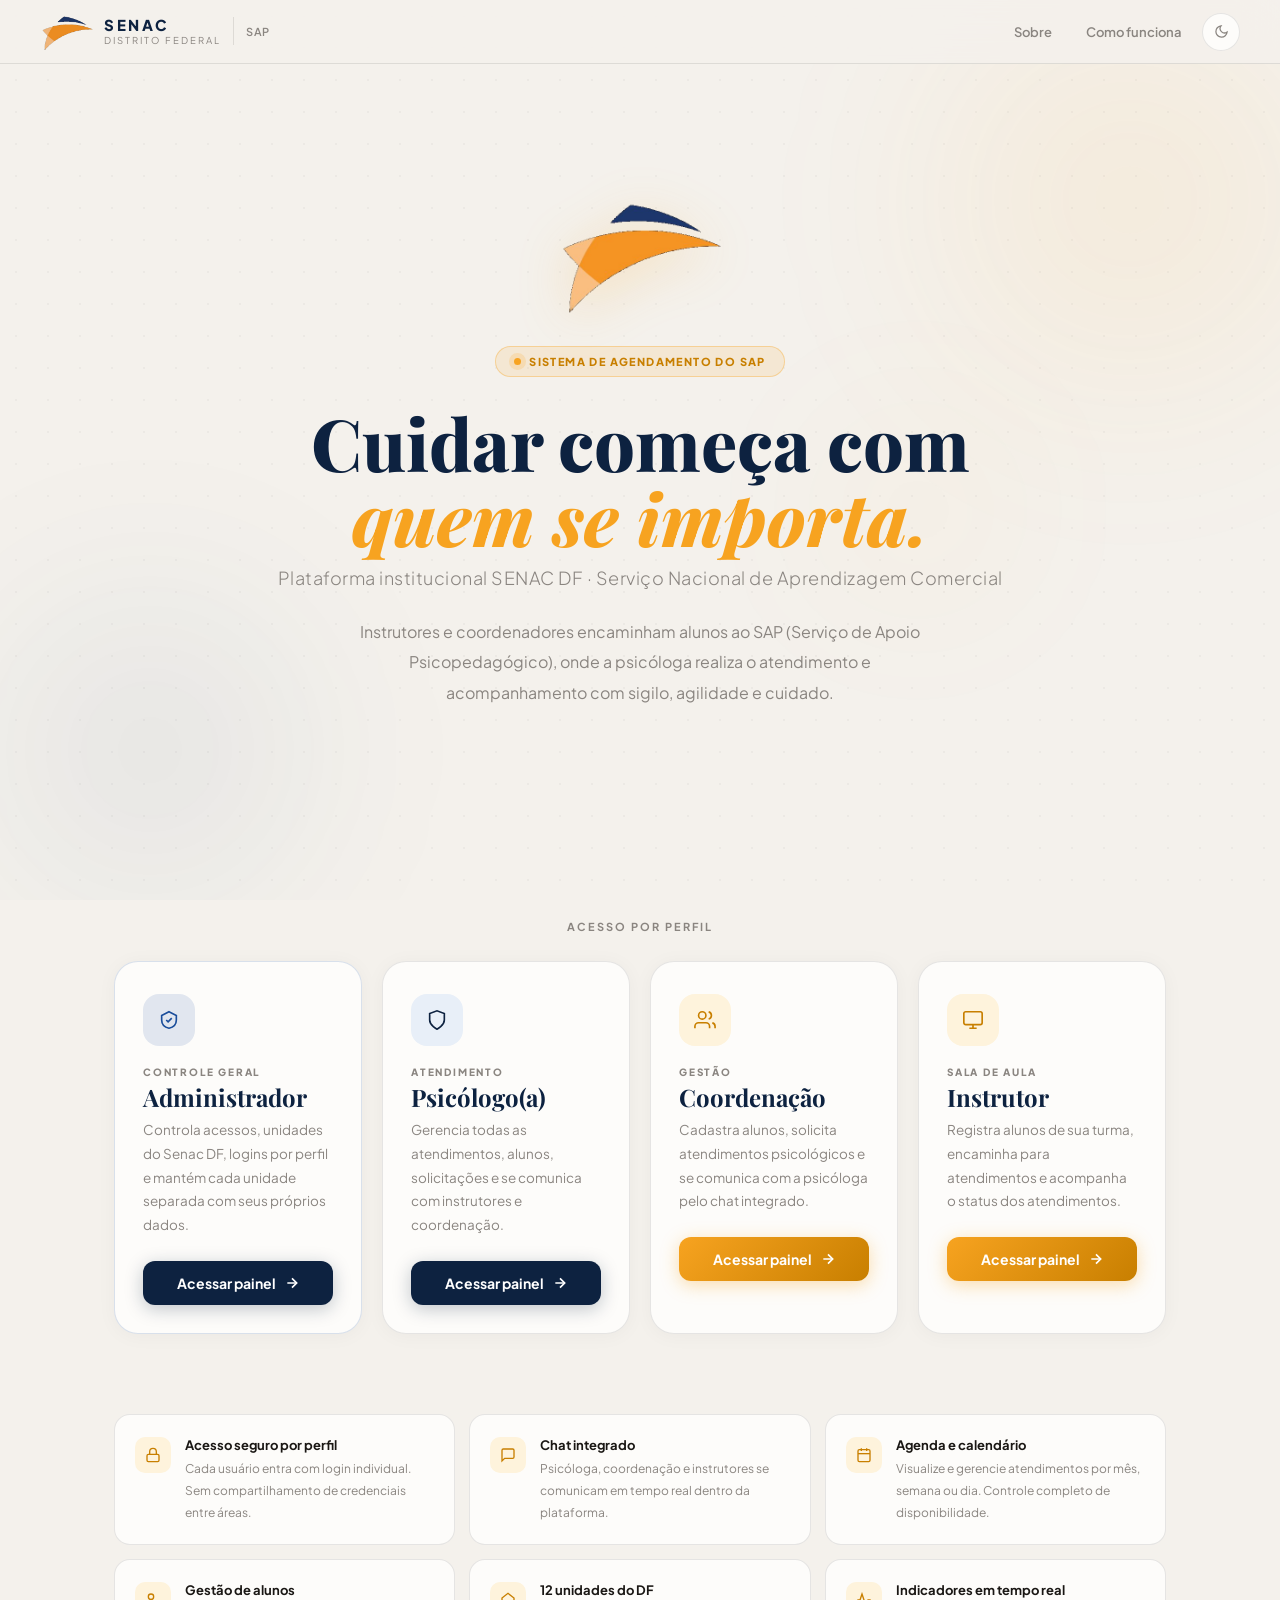
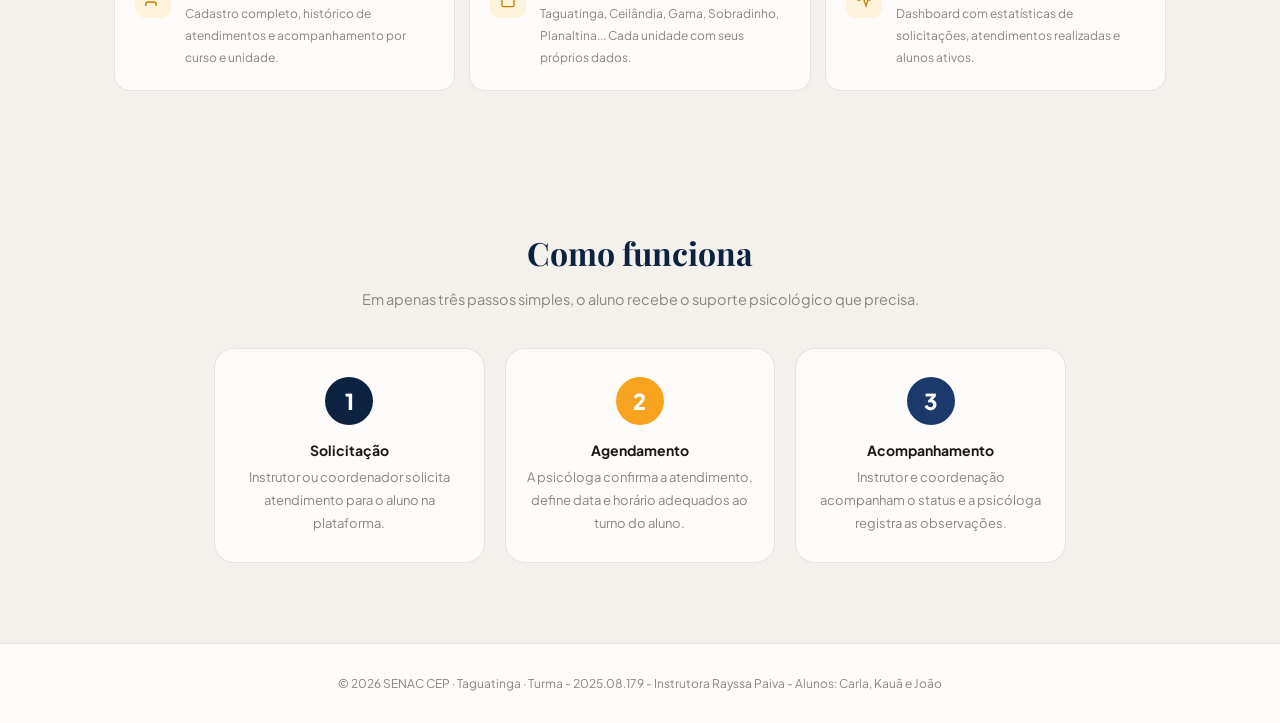
<file: index.html>
<!DOCTYPE html>
<html lang="pt-BR">
<head>
  <meta charset="UTF-8"><meta name="viewport" content="width=device-width,initial-scale=1.0">
  <title>SAP SENAC DF — Sistema de Apoio Psicológico</title>
  <link rel="preconnect" href="https://fonts.googleapis.com">
  <link href="https://fonts.googleapis.com/css2?family=Playfair+Display:ital,wght@0,700;0,800;1,700&family=Plus+Jakarta+Sans:wght@300;400;500;600;700;800&display=swap" rel="stylesheet">
  <link rel="stylesheet" href="css/index.css">
</head>
<body>

<!-- TOPNAV -->
<nav class="topnav">
  <div class="topnav-brand">
    <div class="topnav-logo">
<img class="topnav-senac-svg" src="senasc.png" alt="Logo do Senac em PNG">
      <div>
        <div class="topnav-name">SENAC</div>
        <div class="topnav-sub">Distrito Federal</div>
      </div>
    </div>
    <div class="topnav-divider"></div>
    <span style="font-size:11px;font-weight:600;color:var(--ink-soft);letter-spacing:.5px">SAP</span>
  </div>
  <div class="topnav-links">
    <a class="topnav-link" href="#sobre">Sobre</a>
    <a class="topnav-link" href="#como-funciona">Como funciona</a>
    <button class="btn-theme" onclick="toggleTheme()">
      <svg id="ico-moon" viewBox="0 0 24 24"><path d="M21 12.79A9 9 0 1 1 11.21 3 7 7 0 0 0 21 12.79z"/></svg>
      <svg id="ico-sun" style="display:none" viewBox="0 0 24 24"><circle cx="12" cy="12" r="5"/><line x1="12" y1="1" x2="12" y2="3"/><line x1="12" y1="21" x2="12" y2="23"/><line x1="4.22" y1="4.22" x2="5.64" y2="5.64"/><line x1="18.36" y1="18.36" x2="19.78" y2="19.78"/><line x1="1" y1="12" x2="3" y2="12"/><line x1="21" y1="12" x2="23" y2="12"/></svg>
    </button>
  </div>
</nav>

<!-- HERO -->
<section class="hero">
  <div class="hero-bg">
    <div class="hero-grid"></div>
    <div class="hero-blob hero-blob-1"></div>
    <div class="hero-blob hero-blob-2"></div>
    <div class="hero-blob hero-blob-3"></div>
  </div>
  <div class="hero-inner">
    <div class="hero-logo-wrap">
<img class="hero-logo-svg" src="senasc.png" alt="Logo do Senac em PNG">
    </div>
    <div class="hero-badge"><span class="hero-badge-dot"></span>Sistema de Agendamento do SAP</div>
    <h1 class="hero-title">Cuidar começa com<em>quem se importa.</em></h1>
    <p class="hero-title-line2">Plataforma institucional SENAC DF · Serviço Nacional de Aprendizagem Comercial </p>
    <p class="hero-desc">Instrutores e coordenadores encaminham alunos ao SAP (Serviço de Apoio Psicopedagógico), onde a psicóloga realiza o atendimento e acompanhamento com sigilo, agilidade e cuidado.</p>
  </div>
</section>

<!-- CARDS -->
<section class="cards-section">
  <p class="cards-label">Acesso por perfil</p>
  <div class="cards-grid">


    <!-- ADMINISTRADOR -->
    <div class="role-card card-admin">
      <div class="card-icon-wrap icon-admin">
        <svg viewBox="0 0 24 24"><path d="M12 3l8 4v5c0 5-3.5 8-8 9-4.5-1-8-4-8-9V7l8-4z"/><path d="M9 12l2 2 4-4"/></svg>
      </div>
      <div class="card-kicker">Controle geral</div>
      <div class="card-name">Administrador</div>
      <div class="card-desc">Controla acessos, unidades do Senac DF, logins por perfil e mantém cada unidade separada com seus próprios dados.</div>
      <button class="card-btn btn-navy" onclick="window.location.href='index.html?perfil=administrador'">
        Acessar painel
        <svg viewBox="0 0 24 24"><line x1="5" y1="12" x2="19" y2="12"/><polyline points="12 5 19 12 12 19"/></svg>
      </button>
    </div>

    <!-- PSICÓLOGO -->
    <div class="role-card card-psico">
      <div class="card-icon-wrap icon-psico">
        <svg viewBox="0 0 24 24"><path d="M12 22s8-4 8-10V5l-8-3-8 3v7c0 6 8 10 8 10z"/></svg>
      </div>
      <div class="card-kicker">Atendimento</div>
      <div class="card-name">Psicólogo(a)</div>
      <div class="card-desc">Gerencia todas as atendimentos, alunos, solicitações e se comunica com instrutores e coordenação.</div>
      <button class="card-btn btn-navy" onclick="window.location.href='index.html?perfil=psicologa'">
        Acessar painel
        <svg viewBox="0 0 24 24"><line x1="5" y1="12" x2="19" y2="12"/><polyline points="12 5 19 12 12 19"/></svg>
      </button>
    </div>

    <!-- COORDENAÇÃO -->
    <div class="role-card card-coord">
      <div class="card-icon-wrap icon-coord">
        <svg viewBox="0 0 24 24"><path d="M17 21v-2a4 4 0 0 0-4-4H5a4 4 0 0 0-4 4v2"/><circle cx="9" cy="7" r="4"/><path d="M23 21v-2a4 4 0 0 0-3-3.87"/><path d="M16 3.13a4 4 0 0 1 0 7.75"/></svg>
      </div>
      <div class="card-kicker">Gestão</div>
      <div class="card-name">Coordenação</div>
      <div class="card-desc">Cadastra alunos, solicita atendimentos psicológicos e se comunica com a psicóloga pelo chat integrado.</div>
      <button class="card-btn btn-orange" onclick="window.location.href='index.html?perfil=coordenacao'">
        Acessar painel
        <svg viewBox="0 0 24 24"><line x1="5" y1="12" x2="19" y2="12"/><polyline points="12 5 19 12 12 19"/></svg>
      </button>
    </div>

    <!-- INSTRUTOR -->
    <div class="role-card card-coord">
      <div class="card-icon-wrap icon-inst">
        <svg viewBox="0 0 24 24"><rect x="2" y="3" width="20" height="14" rx="2"/><path d="M8 21h8M12 17v4"/></svg>
      </div>
      <div class="card-kicker">Sala de Aula</div>
      <div class="card-name">Instrutor</div>
      <div class="card-desc">Registra alunos de sua turma, encaminha para atendimentos e acompanha o status dos atendimentos.</div>
      <button class="card-btn btn-orange" onclick="window.location.href='index.html?perfil=instrutor'">
        Acessar painel
        <svg viewBox="0 0 24 24"><line x1="5" y1="12" x2="19" y2="12"/><polyline points="12 5 19 12 12 19"/></svg>
      </button>
    </div>

  </div>
</section>

<!-- FEATURES -->
<section class="features" id="sobre">
  <div class="features-grid">
    <div class="feat-item">
      <div class="feat-icon"><svg viewBox="0 0 24 24"><rect x="3" y="11" width="18" height="11" rx="2"/><path d="M7 11V7a5 5 0 0 1 10 0v4"/></svg></div>
      <div class="feat-txt"><strong>Acesso seguro por perfil</strong><span>Cada usuário entra com login individual. Sem compartilhamento de credenciais entre áreas.</span></div>
    </div>
    <div class="feat-item">
      <div class="feat-icon"><svg viewBox="0 0 24 24"><path d="M21 15a2 2 0 0 1-2 2H7l-4 4V5a2 2 0 0 1 2-2h14a2 2 0 0 1 2 2z"/></svg></div>
      <div class="feat-txt"><strong>Chat integrado</strong><span>Psicóloga, coordenação e instrutores se comunicam em tempo real dentro da plataforma.</span></div>
    </div>
    <div class="feat-item">
      <div class="feat-icon"><svg viewBox="0 0 24 24"><rect x="3" y="4" width="18" height="18" rx="2"/><line x1="16" y1="2" x2="16" y2="6"/><line x1="8" y1="2" x2="8" y2="6"/><line x1="3" y1="10" x2="21" y2="10"/></svg></div>
      <div class="feat-txt"><strong>Agenda e calendário</strong><span>Visualize e gerencie atendimentos por mês, semana ou dia. Controle completo de disponibilidade.</span></div>
    </div>
    <div class="feat-item">
      <div class="feat-icon"><svg viewBox="0 0 24 24"><path d="M17 21v-2a4 4 0 0 0-4-4H5a4 4 0 0 0-4 4v2"/><circle cx="9" cy="7" r="4"/></svg></div>
      <div class="feat-txt"><strong>Gestão de alunos</strong><span>Cadastro completo, histórico de atendimentos e acompanhamento por curso e unidade.</span></div>
    </div>
    <div class="feat-item">
      <div class="feat-icon"><svg viewBox="0 0 24 24"><path d="M3 9l9-7 9 7v11a2 2 0 0 1-2 2H5a2 2 0 0 1-2-2z"/></svg></div>
      <div class="feat-txt"><strong>12 unidades do DF</strong><span>Taguatinga, Ceilândia, Gama, Sobradinho, Planaltina... Cada unidade com seus próprios dados.</span></div>
    </div>
    <div class="feat-item">
      <div class="feat-icon"><svg viewBox="0 0 24 24"><polyline points="22 12 18 12 15 21 9 3 6 12 2 12"/></svg></div>
      <div class="feat-txt"><strong>Indicadores em tempo real</strong><span>Dashboard com estatísticas de solicitações, atendimentos realizadas e alunos ativos.</span></div>
    </div>
  </div>
</section>

<!-- HOW IT WORKS -->
<section class="section" id="como-funciona" style="padding-bottom:80px">
  <h2 class="section-title">Como funciona</h2>
  <p class="section-sub">Em apenas três passos simples, o aluno recebe o suporte psicológico que precisa.</p>
  <div style="display:grid;grid-template-columns:repeat(3,1fr);gap:20px;margin-top:16px">
    <div style="text-align:center;padding:28px 20px;background:var(--surface);border:1px solid var(--border);border-radius:20px">
      <div style="width:48px;height:48px;border-radius:50%;background:var(--navy);color:#fff;font-family:var(--font);font-size:22px;font-weight:800;display:flex;align-items:center;justify-content:center;margin:0 auto 16px" class="step-num">1</div>
      <strong style="display:block;font-size:14px;font-weight:700;color:var(--ink);margin-bottom:6px">Solicitação</strong>
      <span style="font-size:13px;color:var(--ink-soft);line-height:1.7">Instrutor ou coordenador solicita atendimento para o aluno na plataforma.</span>
    </div>
    <div style="text-align:center;padding:28px 20px;background:var(--surface);border:1px solid var(--border);border-radius:20px">
      <div style="width:48px;height:48px;border-radius:50%;background:var(--orange);color:#fff;font-family:var(--font);font-size:22px;font-weight:800;display:flex;align-items:center;justify-content:center;margin:0 auto 16px" class="step-num">2</div>
      <strong style="display:block;font-size:14px;font-weight:700;color:var(--ink);margin-bottom:6px">Agendamento</strong>
      <span style="font-size:13px;color:var(--ink-soft);line-height:1.7">A psicóloga confirma a atendimento, define data e horário adequados ao turno do aluno.</span>
    </div>
    <div style="text-align:center;padding:28px 20px;background:var(--surface);border:1px solid var(--border);border-radius:20px">
      <div style="width:48px;height:48px;border-radius:50%;background:var(--navy-mid);color:#fff;font-family:var(--font);font-size:22px;font-weight:800;display:flex;align-items:center;justify-content:center;margin:0 auto 16px" class="step-num">3</div>
      <strong style="display:block;font-size:14px;font-weight:700;color:var(--ink);margin-bottom:6px">Acompanhamento</strong>
      <span style="font-size:13px;color:var(--ink-soft);line-height:1.7">Instrutor e coordenação acompanham o status e a psicóloga registra as observações.</span>
    </div>
  </div>
</section>

<footer class="foot">© 2026 SENAC CEP · Taguatinga · Turma - 2025.08.179 - Instrutora Rayssa Paiva - Alunos: Carla, Kauã e João</footer>

<!-- SELEÇÃO DE PERFIL (modal overlay igual ao original) -->
<div id="modal-perfil" style="display:none;position:fixed;inset:0;z-index:200;background:rgba(10,10,8,.55);backdrop-filter:blur(6px);align-items:center;justify-content:center">
  <div style="background:var(--surface);border-radius:24px;padding:40px;max-width:480px;width:90%;border:1px solid var(--border);box-shadow:0 24px 80px rgba(0,0,0,.18)">
    <div style="display:flex;align-items:center;justify-content:space-between;margin-bottom:24px">
      <div style="display:flex;align-items:center;gap:12px">
        <img src="senasc.png" alt="Logo SENAC" style="height:42px;width:auto;object-fit:contain;flex-shrink:0;">
        <h2 style="font-family:var(--serif);font-size:24px;font-weight:700;color:var(--navy)" id="modal-title">Acessar Painel</h2>
      </div>
      <button onclick="fecharModal()" style="background:none;border:none;cursor:pointer;color:var(--ink-soft);width:32px;height:32px;border-radius:8px;display:flex;align-items:center;justify-content:center;flex-shrink:0">
        <svg width="18" height="18" viewBox="0 0 24 24" fill="none" stroke="currentColor" stroke-width="2"><line x1="18" y1="6" x2="6" y2="18"/><line x1="6" y1="6" x2="18" y2="18"/></svg>
      </button>
    </div>
    <!-- Conteúdo do login é injetado via JS -->
    <div id="modal-body"></div>
  </div>
</div>

<script src="js/app.js"></script>
<script src="js/index.js"></script>
</body>
</html>
</file>
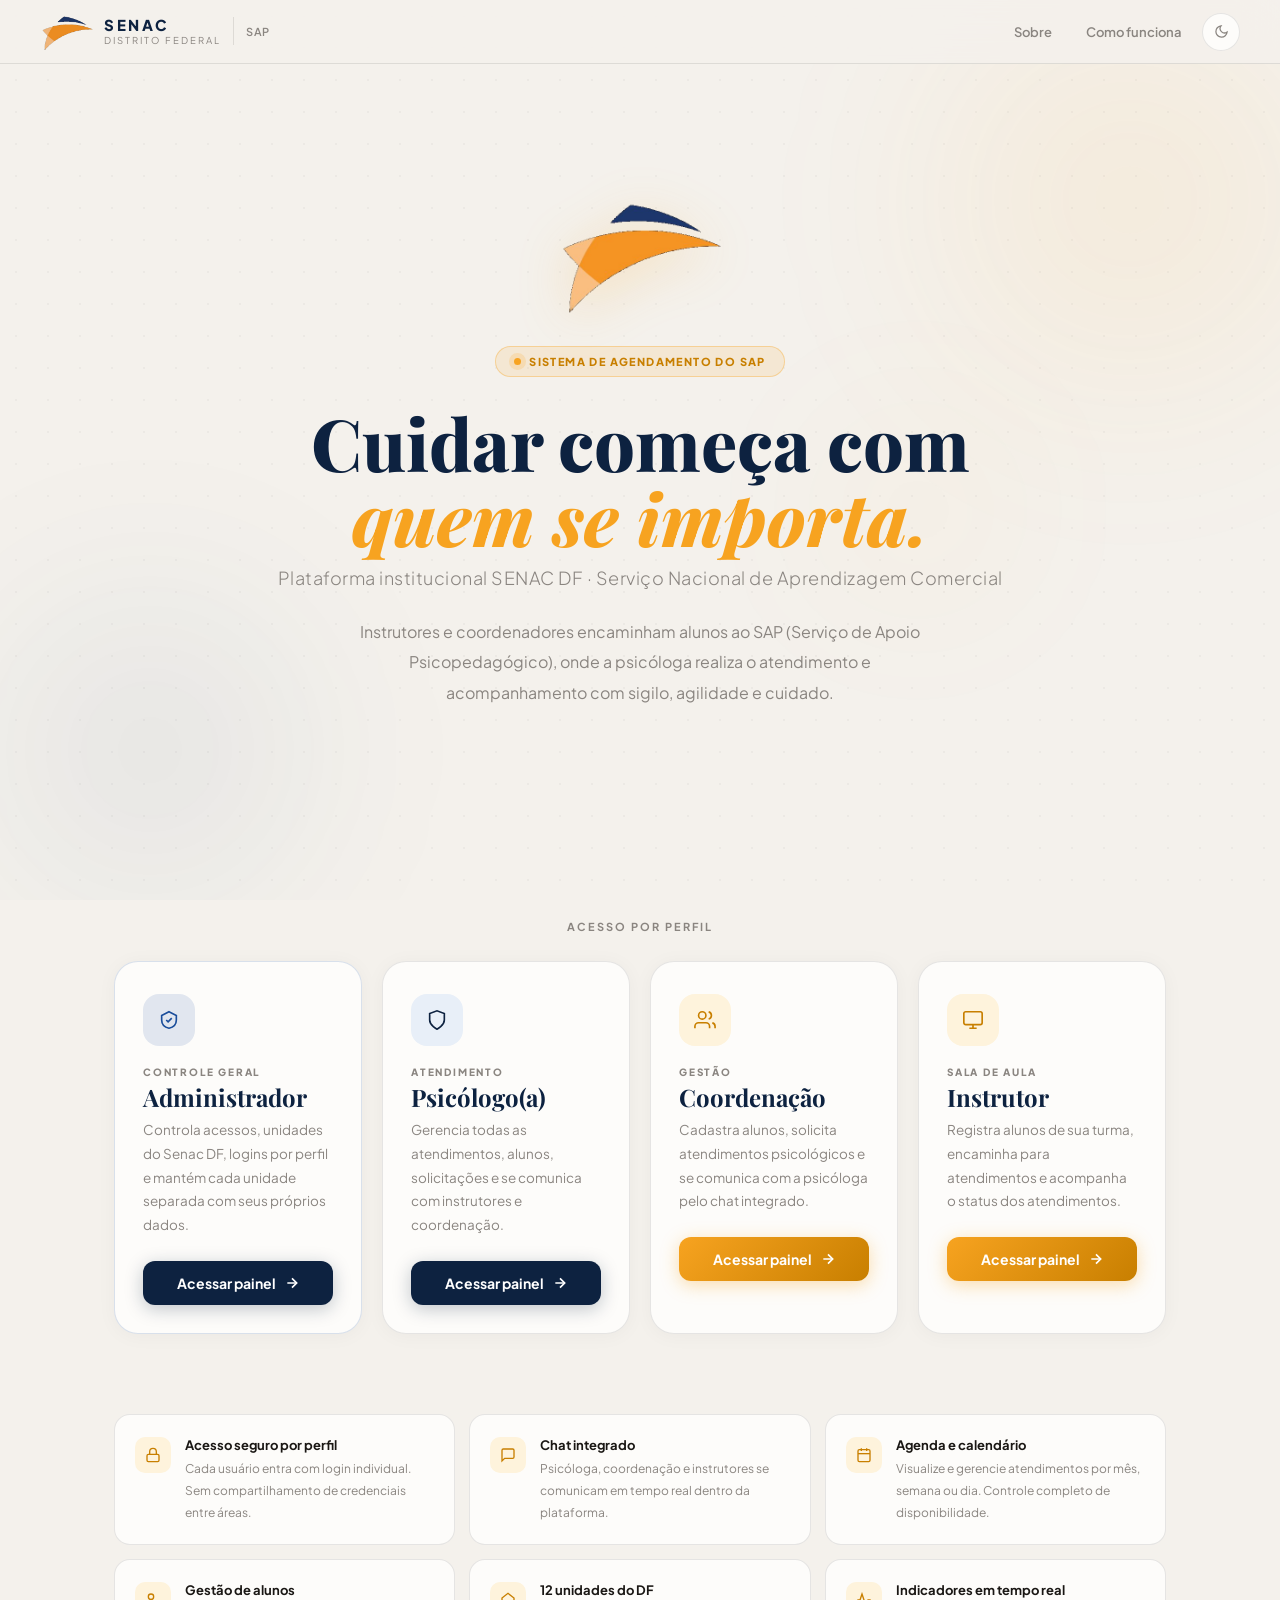
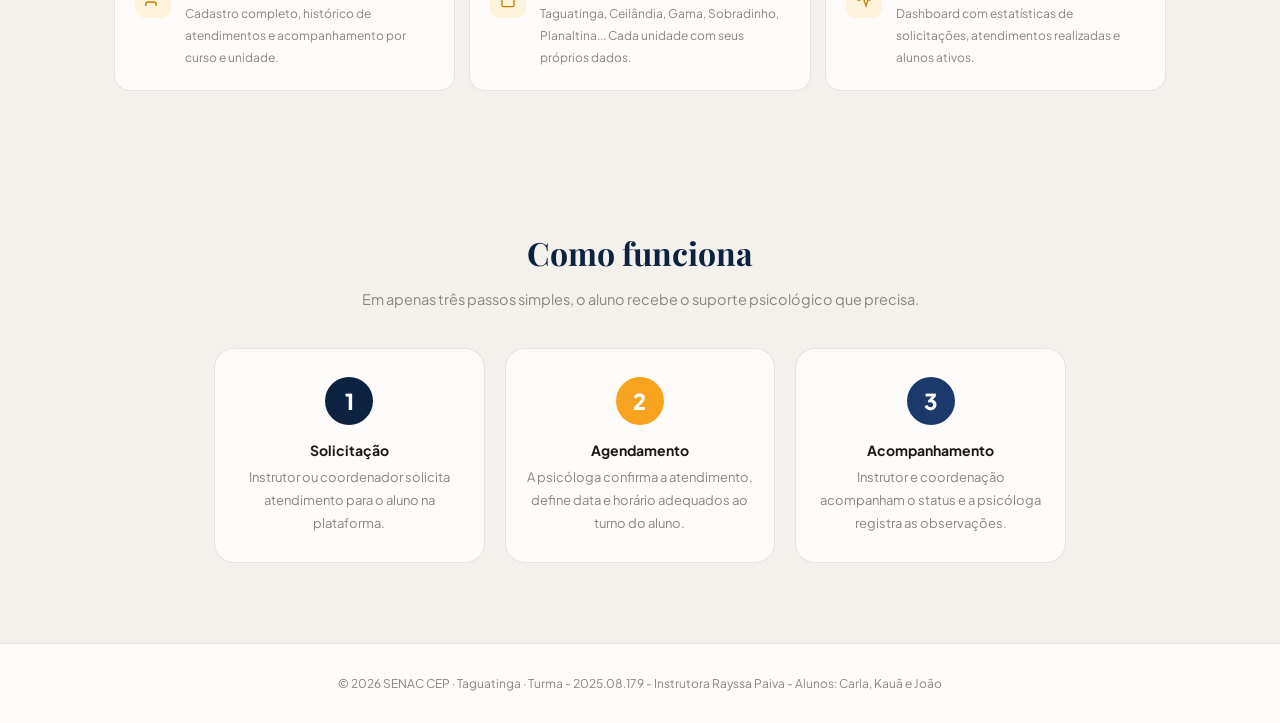
<file: pages/painel-admin.html>
<!DOCTYPE html>
<html lang="pt-BR">
<head>
  <meta charset="UTF-8"><meta name="viewport" content="width=device-width,initial-scale=1.0">
  <title>Painel Administrador — SAP SENAC DF</title>
  <link rel="stylesheet" href="../css/global.css">
  <link rel="stylesheet" href="../css/painel.css">
  <link rel="stylesheet" href="../css/painel-admin.css">
</head>
<body>
<div class="app-shell">
  <aside class="sidebar sidebar-admin" id="sidebar">
    <div class="sidebar-brand">
      <div class="sidebar-brand-top">
        <img src="../senasc.png" class="senac-logo-img" alt="SENAC DF" onerror="this.style.display='none'">
        <div class="sidebar-senac-text"><div class="sidebar-senac-name">SENAC</div><div class="sidebar-senac-sub">DF</div></div>
      </div>
      <div class="sidebar-tagline">Administrador</div>
    </div>
    <nav class="sidebar-nav">
      <div class="nav-section">Menu</div>
      <div class="nav-link active" data-panel="panel-dashboard" onclick="navTo('panel-dashboard',this)">
        <span class="nav-icon"><svg viewBox="0 0 24 24" fill="none" stroke="currentColor" stroke-width="1.8"><rect x="3" y="3" width="7" height="7"/><rect x="14" y="3" width="7" height="7"/><rect x="14" y="14" width="7" height="7"/><rect x="3" y="14" width="7" height="7"/></svg></span>
        <span class="nav-label">Dashboard</span>
      </div>
      <div class="nav-link" data-panel="panel-unidades" onclick="navTo('panel-unidades',this)">
        <span class="nav-icon"><svg viewBox="0 0 24 24" fill="none" stroke="currentColor" stroke-width="1.8"><path d="M3 9l9-7 9 7v11a2 2 0 0 1-2 2H5a2 2 0 0 1-2-2z"/><polyline points="9 22 9 12 15 12 15 22"/></svg></span>
        <span class="nav-label">Unidades</span>
      </div>
      <div class="nav-link" data-panel="panel-usuarios" onclick="navTo('panel-usuarios',this)">
        <span class="nav-icon"><svg viewBox="0 0 24 24" fill="none" stroke="currentColor" stroke-width="1.8"><path d="M17 21v-2a4 4 0 0 0-4-4H5a4 4 0 0 0-4 4v2"/><circle cx="9" cy="7" r="4"/></svg></span>
        <span class="nav-label">Usuários</span>
      </div>
      <div class="nav-link" data-panel="panel-criar" onclick="navTo('panel-criar',this)">
        <span class="nav-icon"><svg viewBox="0 0 24 24" fill="none" stroke="currentColor" stroke-width="1.8"><path d="M16 21v-2a4 4 0 0 0-4-4H6a4 4 0 0 0-4 4v2"/><circle cx="9" cy="7" r="4"/><line x1="19" y1="8" x2="19" y2="14"/><line x1="22" y1="11" x2="16" y2="11"/></svg></span>
        <span class="nav-label">Criar Login</span>
      </div>
    </nav>
    <div class="sidebar-footer">
      <div class="sidebar-user">
        <div class="user-avatar" id="sb-avatar" style="background:linear-gradient(135deg,#2d7ff9,#1B4E9B)">A</div>
        <div class="user-details">
          <div class="user-name" id="sb-nome">Admin</div>
          <div class="user-role" id="sb-unidade">—</div>
        </div>
        <button class="btn-logout" onclick="logout()" title="Sair">
          <svg viewBox="0 0 24 24" fill="none" stroke="currentColor" stroke-width="1.8"><path d="M9 21H5a2 2 0 0 1-2-2V5a2 2 0 0 1 2-2h4"/><polyline points="16 17 21 12 16 7"/><line x1="21" y1="12" x2="9" y2="12"/></svg>
        </button>
      </div>
    </div>
  </aside>

  <div class="main-wrap">
    <header class="topbar">
      <div class="topbar-left">
        <div class="topbar-page-title" id="topbar-title">Dashboard</div>
        <div class="topbar-breadcrumb">SAP · Administrador</div>
      </div>
      <div class="topbar-right">
        <button class="btn-theme" onclick="sapToggleTheme()" title="Alternar tema">
          <svg class="ico-moon" viewBox="0 0 24 24"><path d="M21 12.79A9 9 0 1 1 11.21 3 7 7 0 0 0 21 12.79z"/></svg>
          <svg class="ico-sun" style="display:none" viewBox="0 0 24 24"><circle cx="12" cy="12" r="5"/><line x1="12" y1="1" x2="12" y2="3"/><line x1="12" y1="21" x2="12" y2="23"/></svg>
        </button>
        <button class="btn btn-sm" style="background:linear-gradient(135deg,#2d7ff9,#1B4E9B);color:#fff;border:none" onclick="navTo('panel-criar',document.querySelector('[data-panel=panel-criar]'))">
          <svg viewBox="0 0 24 24" fill="none" stroke="currentColor" stroke-width="2.2" style="width:15px;height:15px"><line x1="12" y1="5" x2="12" y2="19"/><line x1="5" y1="12" x2="19" y2="12"/></svg>
          Novo Usuário
        </button>
      </div>
    </header>

    <div class="page-body">

      <!-- DASHBOARD -->
      <div id="panel-dashboard" class="panel-section active fade-up">
        <div class="welcome-banner" style="background:linear-gradient(135deg,#071629 0%,#10345f 60%,#1b4e9b 100%)">
          <div class="wb-content">
            <div class="wb-tag" style="background:rgba(45,127,249,.16);border-color:rgba(45,127,249,.35);color:#cfe2ff">
              <svg viewBox="0 0 24 24" fill="none" stroke="currentColor" stroke-width="2" style="width:13px;height:13px"><path d="M12 22s8-4 8-10V5l-8-3-8 3v7c0 6 8 10 8 10z"/><polyline points="9 12 11 14 15 10"/></svg>
              Controle Total
            </div>
            <h2 class="wb-title" id="wb-nome">Olá, Admin!</h2>
            <p class="wb-sub" id="wb-unidade">SENAC DF</p>
          </div>
          <div class="wb-actions">
            <button class="btn btn-outline" style="border-color:rgba(255,255,255,.3);color:#fff" onclick="navTo('panel-usuarios',document.querySelector('[data-panel=panel-usuarios]'))">Ver Usuários</button>
            <button class="btn" style="background:linear-gradient(135deg,#2d7ff9,#1B4E9B);color:#fff;margin-left:8px" onclick="navTo('panel-criar',document.querySelector('[data-panel=panel-criar]'))">Criar Login</button>
          </div>
        </div>
        <div class="stats-grid">
          <div class="stat-card accent-orange"><div class="stat-icon-wrap bg-orange"><svg viewBox="0 0 24 24" fill="none" stroke="currentColor" stroke-width="2"><path d="M3 9l9-7 9 7v11a2 2 0 0 1-2 2H5a2 2 0 0 1-2-2z"/></svg></div><div class="stat-value" id="ds-unidades">0</div><div class="stat-label">Unidades</div></div>
          <div class="stat-card accent-navy"><div class="stat-icon-wrap bg-navy"><svg viewBox="0 0 24 24" fill="none" stroke="currentColor" stroke-width="2"><path d="M20.84 4.61a5.5 5.5 0 0 0-7.78 0L12 5.67l-1.06-1.06a5.5 5.5 0 0 0-7.78 7.78l1.06 1.06L12 21.23l7.78-7.78 1.06-1.06a5.5 5.5 0 0 0 0-7.78z"/></svg></div><div class="stat-value" id="ds-psicos">0</div><div class="stat-label">Psicólogos</div></div>
          <div class="stat-card accent-ok"><div class="stat-icon-wrap bg-ok"><svg viewBox="0 0 24 24" fill="none" stroke="currentColor" stroke-width="2"><rect x="2" y="3" width="20" height="14" rx="2"/><line x1="8" y1="21" x2="16" y2="21"/><line x1="12" y1="17" x2="12" y2="21"/></svg></div><div class="stat-value" id="ds-insts">0</div><div class="stat-label">Instrutores</div></div>
          <div class="stat-card accent-wait"><div class="stat-icon-wrap bg-wait"><svg viewBox="0 0 24 24" fill="none" stroke="currentColor" stroke-width="2"><path d="M17 21v-2a4 4 0 0 0-4-4H5a4 4 0 0 0-4 4v2"/><circle cx="9" cy="7" r="4"/><path d="M23 21v-2a4 4 0 0 0-3-3.87"/><path d="M16 3.13a4 4 0 0 1 0 7.75"/></svg></div><div class="stat-value" id="ds-coords">0</div><div class="stat-label">Coordenadores</div></div>
          <div class="stat-card accent-done"><div class="stat-icon-wrap bg-done"><svg viewBox="0 0 24 24" fill="none" stroke="currentColor" stroke-width="2"><path d="M17 21v-2a4 4 0 0 0-4-4H5a4 4 0 0 0-4 4v2"/><circle cx="9" cy="7" r="4"/></svg></div><div class="stat-value" id="ds-alunos">0</div><div class="stat-label">Alunos Ativos</div></div>
        </div>
        <div class="data-table-wrap" style="margin-top:24px">
          <div class="data-table-head"><div class="data-table-title">Visão Geral por Unidade</div></div>
          <div id="ds-unidades-lista" class="unidade-cards"></div>
        </div>
      </div>

      <!-- UNIDADES -->
      <div id="panel-unidades" class="panel-section fade-up">
        <div class="data-table-wrap">
          <div class="data-table-head">
            <div class="data-table-title">Unidades SENAC DF</div>
            <div class="data-table-filters">
              <button class="btn btn-sm" style="background:linear-gradient(135deg,#2d7ff9,#1B4E9B);color:#fff;border:none" onclick="abrirModalNovaUnidade()">
                <svg viewBox="0 0 24 24" fill="none" stroke="currentColor" stroke-width="2.2" style="width:13px;height:13px"><line x1="12" y1="5" x2="12" y2="19"/><line x1="5" y1="12" x2="19" y2="12"/></svg>
                Nova Unidade
              </button>
            </div>
          </div>
          <table>
            <thead><tr><th>Unidade</th><th>Região</th><th>Psicólogos</th><th>Instrutores</th><th>Coordenadores</th><th>Alunos</th><th>Atendimentos</th><th style="text-align:center">Ações</th></tr></thead>
            <tbody id="tbody-unidades"></tbody>
          </table>
        </div>
      </div>

      <!-- USUÁRIOS -->
      <div id="panel-usuarios" class="panel-section fade-up">
        <div class="data-table-wrap">
          <div class="data-table-head">
            <div class="data-table-title">Usuários da Unidade</div>
            <div class="data-table-filters">
              <select class="filter-select" id="filtro-role" onchange="renderUsuarios()">
                <option value="">Todos os perfis</option>
                <option value="psicologa">Psicólogos</option>
                <option value="instrutor">Instrutores</option>
                <option value="coordenacao">Coordenação</option>
                <option value="aluno">Alunos</option>
              </select>
            </div>
          </div>
          <table>
            <thead><tr><th>Nome</th><th>Perfil</th><th>Usuário</th><th>CPF</th><th>Unidade</th><th>Detalhes</th><th style="text-align:center">Ações</th></tr></thead>
            <tbody id="tbody-usuarios"></tbody>
          </table>
        </div>
      </div>

      <!-- CRIAR LOGIN -->
      <div id="panel-criar" class="panel-section fade-up">
        <div class="form-card">
          <h2 style="font-family:var(--font-display);font-size:22px;font-weight:700;color:var(--senac-navy);margin-bottom:6px">Criar Login de Usuário</h2>
          <p style="font-size:13.5px;color:var(--gray-500);margin-bottom:24px">Selecione o perfil e preencha os dados do novo usuário.</p>
          <div id="criar-err" class="err-msg"></div>

          <div style="margin-bottom:18px">
            <label class="form-label">Perfil <span style="color:var(--s-cancel)">*</span></label>
            <div class="role-select-grid">
              <div class="role-option psico" id="role-psicologa" onclick="selectRole('psicologa')">
                <svg viewBox="0 0 24 24"><path d="M20.84 4.61a5.5 5.5 0 0 0-7.78 0L12 5.67l-1.06-1.06a5.5 5.5 0 0 0-7.78 7.78l1.06 1.06L12 21.23l7.78-7.78 1.06-1.06a5.5 5.5 0 0 0 0-7.78z"/></svg>
                <strong>Psicólogo(a)</strong><span>Atendimento</span>
              </div>
              <div class="role-option inst" id="role-instrutor" onclick="selectRole('instrutor')">
                <svg viewBox="0 0 24 24"><rect x="2" y="3" width="20" height="14" rx="2"/><line x1="8" y1="21" x2="16" y2="21"/><line x1="12" y1="17" x2="12" y2="21"/></svg>
                <strong>Instrutor</strong><span>Sala de Aula</span>
              </div>
              <div class="role-option coord" id="role-coordenacao" onclick="selectRole('coordenacao')">
                <svg viewBox="0 0 24 24"><path d="M17 21v-2a4 4 0 0 0-4-4H5a4 4 0 0 0-4 4v2"/><circle cx="9" cy="7" r="4"/><path d="M23 21v-2a4 4 0 0 0-3-3.87"/><path d="M16 3.13a4 4 0 0 1 0 7.75"/></svg>
                <strong>Coordenação</strong><span>Gestão Pedagógica</span>
              </div>
            </div>
          </div>

          <div style="display:grid;grid-template-columns:1fr 1fr;gap:14px">
            <div style="grid-column:1/-1"><label class="form-label">Nome completo <span style="color:var(--s-cancel)">*</span></label><input type="text" class="form-control" id="c-nome" placeholder="Nome completo do usuário"></div>
            <div><label class="form-label">CPF <span style="color:var(--s-cancel)">*</span></label><input type="text" class="form-control" id="c-cpf" placeholder="000.000.000-00" oninput="mCPF(this)" maxlength="14"></div>
            <div><label class="form-label">Usuário (login) <span style="color:var(--s-cancel)">*</span></label><input type="text" class="form-control" id="c-user" placeholder="ex: carla.mendes"></div>
            <div><label class="form-label">Senha <span style="color:var(--s-cancel)">*</span></label><input type="password" class="form-control" id="c-senha" placeholder="Mínimo 8 caracteres"></div>
            <div><label class="form-label">Unidade <span style="color:var(--s-cancel)">*</span></label>
              <select class="form-control" id="c-unidade">
                <option value="">Selecione a unidade...</option>
              </select>
            </div>
            <div id="extra-field"></div>
            <div id="turmas-field" style="grid-column:1/-1;display:none">
              <label class="form-label">Turmas (separadas por vírgula)</label>
              <input type="text" class="form-control" id="c-turmas" placeholder="Ex: ADM-2024A, ENF-2024B">
            </div>
          </div>
          <div style="margin-top:14px;padding:12px 14px;background:var(--senac-navy-soft);border-radius:var(--r-sm);font-size:12.5px;color:var(--senac-navy)">
            <strong>⚠ Login Individual:</strong> Cada usuário deve ter seu próprio usuário, CPF e senha. Não é permitido login compartilhado por perfil.
          </div>
          <div style="display:flex;gap:10px;margin-top:24px">
            <button class="btn btn-outline" onclick="limparFormCriar()" style="flex:1">Limpar</button>
            <button class="btn" style="flex:2;background:linear-gradient(135deg,#2d7ff9,#1B4E9B);color:#fff;border:none" onclick="criarLogin()">
              <svg viewBox="0 0 24 24" fill="none" stroke="currentColor" stroke-width="2.2" style="width:16px;height:16px"><path d="M16 21v-2a4 4 0 0 0-4-4H6a4 4 0 0 0-4 4v2"/><circle cx="9" cy="7" r="4"/><line x1="19" y1="8" x2="19" y2="14"/><line x1="22" y1="11" x2="16" y2="11"/></svg>
              Criar Login
            </button>
          </div>
        </div>
      </div>

    </div>
  </div>
</div>

<div id="toast-container"></div>

<!-- MODAL EDITAR / CRIAR UNIDADE -->
<div class="modal-overlay" id="modal-unidade">
  <div class="modal-box" style="max-width:480px">
    <div style="display:flex;align-items:center;justify-content:space-between;margin-bottom:20px">
      <h3 style="font-family:var(--font-display);font-size:20px;font-weight:700;color:var(--senac-navy)" id="mu-title">Unidade</h3>
      <button onclick="closeModal('modal-unidade')" style="background:none;border:none;cursor:pointer;color:var(--gray-400)"><svg width="18" height="18" viewBox="0 0 24 24" fill="none" stroke="currentColor" stroke-width="2"><line x1="18" y1="6" x2="6" y2="18"/><line x1="6" y1="6" x2="18" y2="18"/></svg></button>
    </div>
    <div id="mu-err" class="err-msg"></div>
    <div style="margin-bottom:14px">
      <label class="form-label">Nome da Unidade <span style="color:var(--s-cancel)">*</span></label>
      <input type="text" class="form-control" id="mu-nome" placeholder="Ex: Taguatinga">
    </div>
    <div style="margin-bottom:20px">
      <label class="form-label">Região <span style="color:var(--s-cancel)">*</span></label>
      <input type="text" class="form-control" id="mu-regiao" placeholder="Ex: Região Oeste">
    </div>
    <input type="hidden" id="mu-id">
    <div style="display:flex;gap:10px;margin-top:4px">
      <button class="btn btn-outline" onclick="closeModal('modal-unidade')" style="flex:1">Cancelar</button>
      <button class="btn" style="flex:2;background:linear-gradient(135deg,#2d7ff9,#1B4E9B);color:#fff;border:none" onclick="salvarUnidade()">
        <svg viewBox="0 0 24 24" fill="none" stroke="currentColor" stroke-width="2.2" style="width:16px;height:16px"><path d="M19 21H5a2 2 0 0 1-2-2V5a2 2 0 0 1 2-2h11l5 5v11a2 2 0 0 1-2 2z"/><polyline points="17 21 17 13 7 13 7 21"/></svg>
        Salvar
      </button>
    </div>
  </div>
</div>

<!-- MODAL EDITAR USUÁRIO -->
<div class="modal-overlay" id="modal-edit-user">
  <div class="modal-box" style="max-width:520px">
    <div style="display:flex;align-items:center;justify-content:space-between;margin-bottom:20px">
      <h3 style="font-family:var(--font-display);font-size:20px;font-weight:700;color:var(--senac-navy)">Editar Usuário</h3>
      <button onclick="closeModal('modal-edit-user')" style="background:none;border:none;cursor:pointer;color:var(--gray-400)"><svg width="18" height="18" viewBox="0 0 24 24" fill="none" stroke="currentColor" stroke-width="2"><line x1="18" y1="6" x2="6" y2="18"/><line x1="6" y1="6" x2="18" y2="18"/></svg></button>
    </div>
    <div id="eu-err" class="err-msg"></div>
    <div style="display:grid;grid-template-columns:1fr 1fr;gap:14px">
      <div style="grid-column:1/-1"><label class="form-label">Nome completo</label><input type="text" class="form-control" id="eu-nome" placeholder="Nome completo"></div>
      <div><label class="form-label">Usuário (login)</label><input type="text" class="form-control" id="eu-user" placeholder="ex: carla.mendes"></div>
      <div><label class="form-label">Nova senha <span style="color:var(--gray-400);font-weight:400">(opcional)</span></label><input type="password" class="form-control" id="eu-senha" placeholder="Deixe vazio para manter"></div>
      <div style="grid-column:1/-1"><label class="form-label">Unidade</label>
        <select class="form-control" id="eu-unidade"></select>
      </div>
      <div id="eu-extra-wrap" style="grid-column:1/-1"></div>
    </div>
    <input type="hidden" id="eu-id">
    <input type="hidden" id="eu-role">
    <div style="display:flex;gap:10px;margin-top:20px">
      <button class="btn btn-outline" onclick="closeModal('modal-edit-user')" style="flex:1">Cancelar</button>
      <button class="btn btn-danger btn-sm" style="padding:10px 16px;font-size:13px" onclick="excluirUsuario()">
        <svg viewBox="0 0 24 24" fill="none" stroke="currentColor" stroke-width="2" style="width:13px;height:13px"><polyline points="3 6 5 6 21 6"/><path d="M19 6l-1 14a2 2 0 0 1-2 2H8a2 2 0 0 1-2-2L5 6"/><path d="M10 11v6M14 11v6"/></svg>
        Excluir
      </button>
      <button class="btn" style="flex:2;background:linear-gradient(135deg,var(--senac-orange),var(--senac-orange-d));color:#fff;border:none" onclick="salvarUsuario()">
        <svg viewBox="0 0 24 24" fill="none" stroke="currentColor" stroke-width="2.2" style="width:16px;height:16px"><path d="M19 21H5a2 2 0 0 1-2-2V5a2 2 0 0 1 2-2h11l5 5v11a2 2 0 0 1-2 2z"/><polyline points="17 21 17 13 7 13 7 21"/></svg>
        Salvar alterações
      </button>
    </div>
  </div>
</div>

<script src="../js/app.js"></script>
<script src="../js/theme-chat.js"></script>
<script src="../js/painel-admin.js"></script>
</body>
</html>
</file>
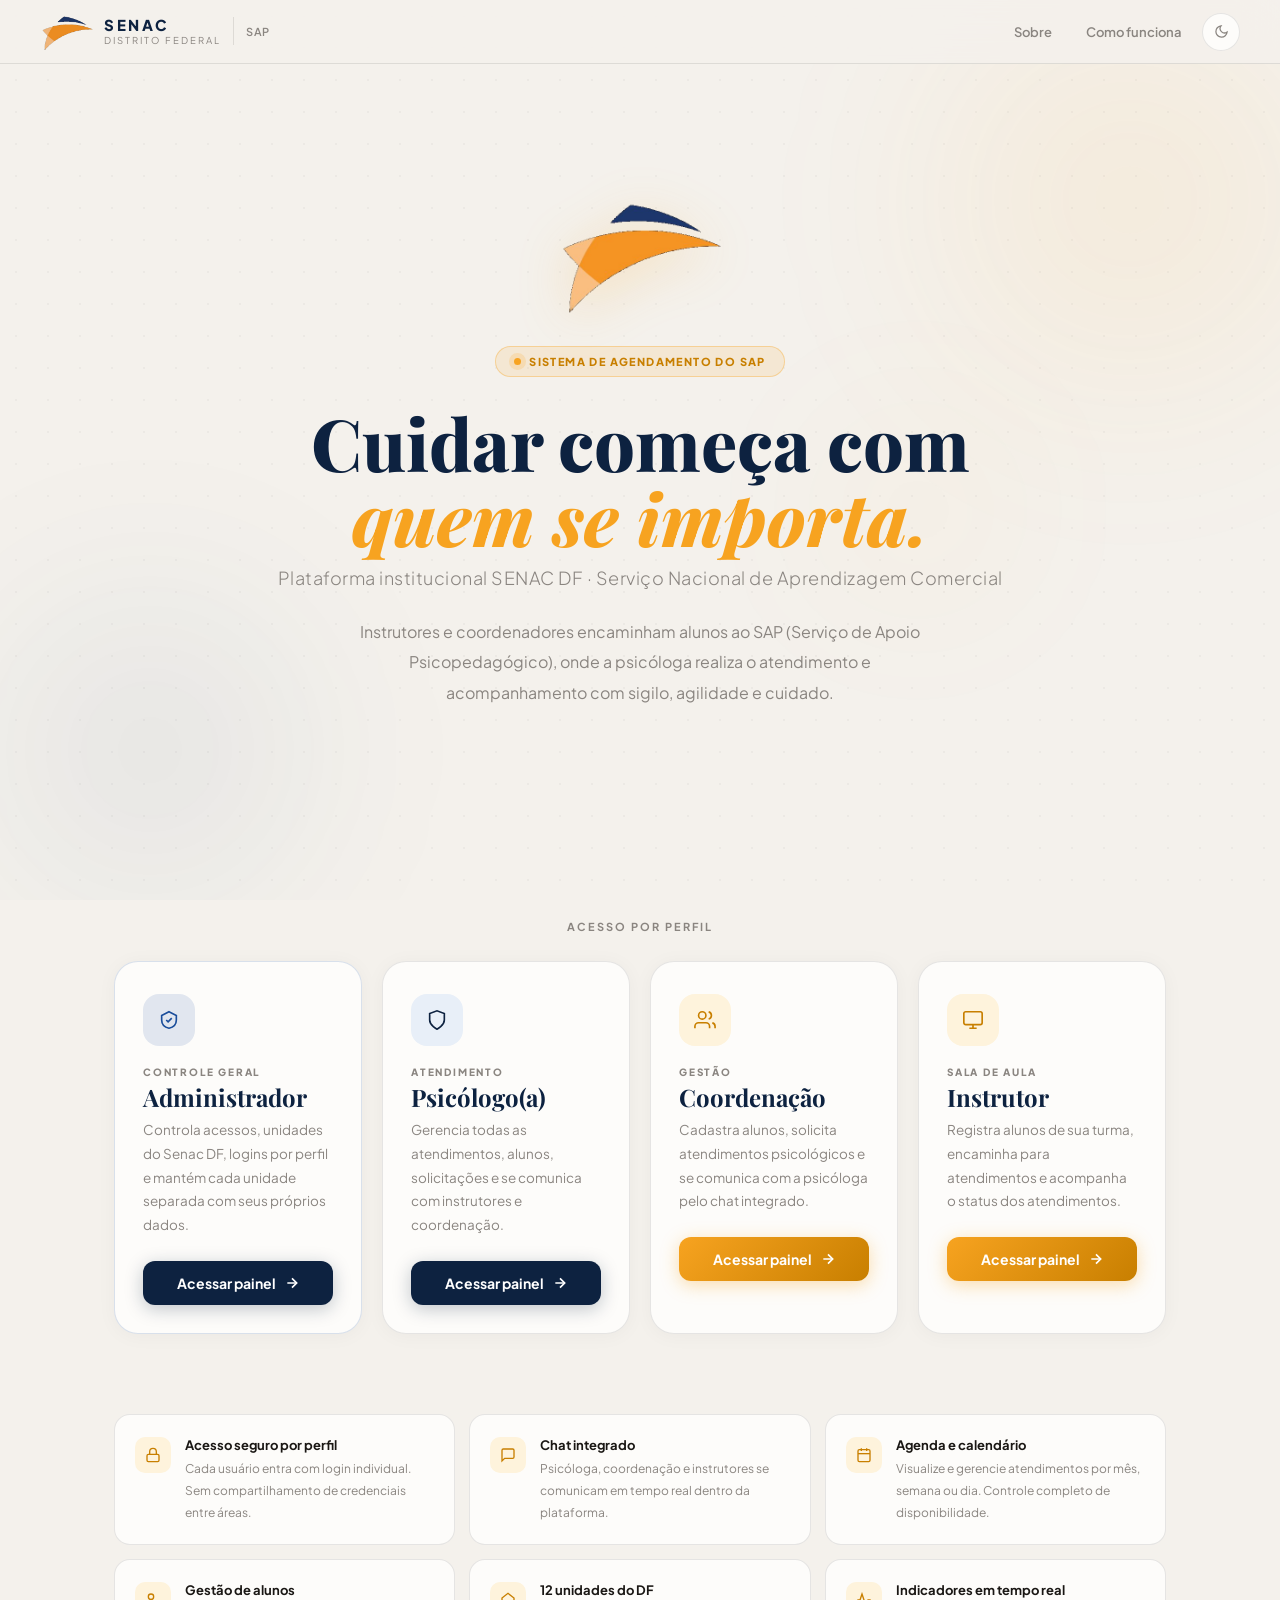
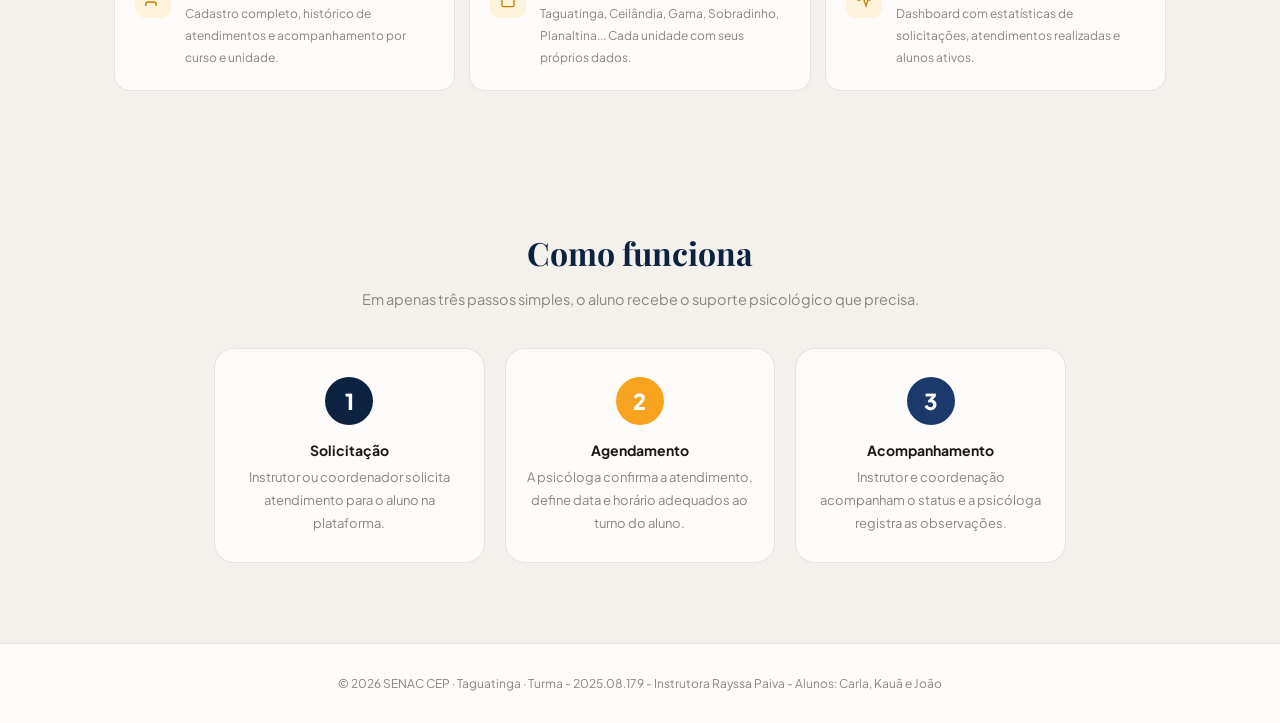
<file: pages/painel-coordenacao.html>
<!DOCTYPE html>
<html lang="pt-BR">
<head>
  <meta charset="UTF-8"><meta name="viewport" content="width=device-width,initial-scale=1.0">
  <title>Painel Coordenação — SAP SENAC CEP</title>
  <link rel="stylesheet" href="../css/global.css">
  <link rel="stylesheet" href="../css/painel.css">
  <link rel="stylesheet" href="../css/painel-coordenacao.css">
</head>
<body>
<div class="app-shell">

  <aside class="sidebar sidebar-pastel" id="sidebar">
    <div class="sidebar-brand">
      <div class="sidebar-brand-top">
        <img src="../senasc.png" class="senac-logo-img" alt="SENAC" onerror="this.style.display='none'">
        <div class="sidebar-senac-text">
          <div class="sidebar-senac-name">SENAC</div>
          <div class="sidebar-senac-sub">DF</div>
        </div>
      </div>
      <div class="sidebar-tagline">Coordenação Pedagógica</div>
    </div>
    <nav class="sidebar-nav">
      <div class="nav-section">Menu</div>
      <div class="nav-link active" data-panel="panel-home" onclick="navTo('panel-home',this)">
        <span class="nav-icon"><svg viewBox="0 0 24 24" fill="none" stroke="currentColor" stroke-width="1.8"><path d="M3 9l9-7 9 7v11a2 2 0 0 1-2 2H5a2 2 0 0 1-2-2z"/><polyline points="9 22 9 12 15 12 15 22"/></svg></span>
        <span class="nav-label">Início</span>
      </div>
      <div class="nav-link" data-panel="panel-alunos" onclick="navTo('panel-alunos',this)">
        <span class="nav-icon"><svg viewBox="0 0 24 24" fill="none" stroke="currentColor" stroke-width="1.8"><path d="M17 21v-2a4 4 0 0 0-4-4H5a4 4 0 0 0-4 4v2"/><circle cx="9" cy="7" r="4"/></svg></span>
        <span class="nav-label">Alunos</span>
      </div>
      <div class="nav-link" data-panel="panel-encaminhar" onclick="navTo('panel-encaminhar',this)">
        <span class="nav-icon"><svg viewBox="0 0 24 24" fill="none" stroke="currentColor" stroke-width="2.2"><line x1="5" y1="12" x2="19" y2="12"/><polyline points="12 5 19 12 12 19"/></svg></span>
        <span class="nav-label">Encaminhar Aluno</span>
      </div>
      <div class="nav-link" data-panel="panel-atendimentos" onclick="navTo('panel-atendimentos',this)">
        <span class="nav-icon"><svg viewBox="0 0 24 24" fill="none" stroke="currentColor" stroke-width="1.8"><path d="M16 4h2a2 2 0 0 1 2 2v14a2 2 0 0 1-2 2H6a2 2 0 0 1-2-2V6a2 2 0 0 1 2-2h2"/><rect x="8" y="2" width="8" height="4" rx="1"/></svg></span>
        <span class="nav-label">Atendimentos</span>
      </div>
      <div class="nav-link" data-panel="panel-chat" onclick="navTo('panel-chat',this)">
        <span class="nav-icon"><svg viewBox="0 0 24 24" fill="none" stroke="currentColor" stroke-width="1.8"><path d="M21 15a2 2 0 0 1-2 2H7l-4 4V5a2 2 0 0 1 2-2h14a2 2 0 0 1 2 2z"/></svg></span>
        <span class="nav-label">Chat</span>
      </div>
    </nav>
    <div class="sidebar-footer">
      <div class="sidebar-user">
        <div class="user-avatar" id="sb-avatar">C</div>
        <div class="user-details">
          <div class="user-name" id="sb-nome">Coordenação</div>
          <div class="user-role" id="sb-setor">—</div>
        </div>
        <button class="btn-logout" onclick="logout()" title="Sair">
          <svg viewBox="0 0 24 24" fill="none" stroke="currentColor" stroke-width="1.8"><path d="M9 21H5a2 2 0 0 1-2-2V5a2 2 0 0 1 2-2h4"/><polyline points="16 17 21 12 16 7"/><line x1="21" y1="12" x2="9" y2="12"/></svg>
        </button>
      </div>
    </div>
  </aside>

  <div class="main-wrap">
    <header class="topbar">
      <div class="topbar-left">
        <div class="topbar-page-title" id="topbar-title">Início</div>
        <div class="topbar-breadcrumb">SAP · Coordenação</div>
      </div>
      <div class="topbar-right">
        <button class="btn-theme" onclick="sapToggleTheme()" title="Alternar tema">
          <svg class="ico-moon" viewBox="0 0 24 24"><path d="M21 12.79A9 9 0 1 1 11.21 3 7 7 0 0 0 21 12.79z"/></svg>
          <svg class="ico-sun" style="display:none" viewBox="0 0 24 24"><circle cx="12" cy="12" r="5"/><line x1="12" y1="1" x2="12" y2="3"/><line x1="12" y1="21" x2="12" y2="23"/><line x1="4.22" y1="4.22" x2="5.64" y2="5.64"/><line x1="18.36" y1="18.36" x2="19.78" y2="19.78"/><line x1="1" y1="12" x2="3" y2="12"/><line x1="21" y1="12" x2="23" y2="12"/></svg>
        </button>
        <button class="btn btn-outline btn-sm" onclick="navTo('panel-alunos',document.querySelector('[data-panel=panel-alunos]')); openModal('modal-cad');">
          <svg viewBox="0 0 24 24" fill="none" stroke="currentColor" stroke-width="2.2"><path d="M16 21v-2a4 4 0 0 0-4-4H6a4 4 0 0 0-4 4v2"/><circle cx="9" cy="7" r="4"/><line x1="19" y1="8" x2="19" y2="14"/><line x1="22" y1="11" x2="16" y2="11"/></svg>
          Novo Aluno
        </button>
        <button class="btn btn-orange btn-sm" onclick="navTo('panel-encaminhar',document.querySelector('[data-panel=panel-encaminhar]'))">
          <svg viewBox="0 0 24 24" fill="none" stroke="currentColor" stroke-width="2.2"><line x1="5" y1="12" x2="19" y2="12"/><polyline points="12 5 19 12 12 19"/></svg>
          Encaminhar
        </button>
      </div>
    </header>

    <div class="page-body">

      <!-- HOME -->
      <div id="panel-home" class="panel-section active fade-up">
        <div class="welcome-banner">
          <div class="wb-content">
            <div class="wb-tag"><svg viewBox="0 0 24 24" fill="none" stroke="currentColor" stroke-width="2"><path d="M17 21v-2a4 4 0 0 0-4-4H5a4 4 0 0 0-4 4v2"/><circle cx="9" cy="7" r="4"/></svg>Bem-vindo(a)</div>
            <h2 class="wb-title" id="wb-nome">Coordenação</h2>
            <p class="wb-sub" id="wb-setor">SENAC CEP</p>
          </div>
          <div class="wb-actions">
            <button class="btn btn-outline" onclick="navTo('panel-alunos',document.querySelector('[data-panel=panel-alunos]')); openModal('modal-cad');">
              <svg viewBox="0 0 24 24" fill="none" stroke="currentColor" stroke-width="2.2"><path d="M16 21v-2a4 4 0 0 0-4-4H6a4 4 0 0 0-4 4v2"/><circle cx="9" cy="7" r="4"/><line x1="19" y1="8" x2="19" y2="14"/><line x1="22" y1="11" x2="16" y2="11"/></svg>Novo Aluno
            </button>
            <button class="btn btn-orange" onclick="navTo('panel-encaminhar',document.querySelector('[data-panel=panel-encaminhar]'))">
              <svg viewBox="0 0 24 24" fill="none" stroke="currentColor" stroke-width="2.2"><line x1="5" y1="12" x2="19" y2="12"/><polyline points="12 5 19 12 12 19"/></svg>Nova Solicitação
            </button>
          </div>
        </div>
        <div class="stats-grid">
          <div class="stat-card accent-orange"><div class="stat-icon-wrap bg-orange"><svg viewBox="0 0 24 24" fill="none" stroke="currentColor" stroke-width="2"><path d="M17 21v-2a4 4 0 0 0-4-4H5a4 4 0 0 0-4 4v2"/><circle cx="9" cy="7" r="4"/></svg></div><div class="stat-value" id="st-alunos">0</div><div class="stat-label">Alunos cadastrados</div></div>
          <div class="stat-card accent-wait"><div class="stat-icon-wrap bg-wait"><svg viewBox="0 0 24 24" fill="none" stroke="currentColor" stroke-width="1.8"><circle cx="12" cy="12" r="10"/><polyline points="12 6 12 12 16 14"/></svg></div><div class="stat-value" id="st-agt">0</div><div class="stat-label">Aguardando</div></div>
          <div class="stat-card accent-ok"><div class="stat-icon-wrap bg-ok"><svg viewBox="0 0 24 24" fill="none" stroke="currentColor" stroke-width="2"><polyline points="20 6 9 17 4 12"/></svg></div><div class="stat-value" id="st-conf">0</div><div class="stat-label">Confirmadas</div></div>
          <div class="stat-card accent-done"><div class="stat-icon-wrap bg-done"><svg viewBox="0 0 24 24" fill="none" stroke="currentColor" stroke-width="1.8"><circle cx="12" cy="12" r="10"/><polyline points="20 6 9 17 4 12"/></svg></div><div class="stat-value" id="st-real">0</div><div class="stat-label">Realizadas</div></div>
        </div>
        <div class="data-table-wrap" style="margin-top:24px">
          <div class="data-table-head"><div class="data-table-title">Últimos Solicitações</div></div>
          <div id="home-recentes"></div>
        </div>
      </div>

      <!-- ALUNOS -->
      <div id="panel-alunos" class="panel-section fade-up">
        <div class="data-table-wrap">
          <div class="data-table-head">
            <div class="data-table-title">Alunos Cadastrados</div>
            <button class="btn btn-orange btn-sm" onclick="openModal('modal-cad')">
              <svg viewBox="0 0 24 24" fill="none" stroke="currentColor" stroke-width="2.2"><line x1="5" y1="12" x2="19" y2="12"/><polyline points="12 5 19 12 12 19"/></svg>Cadastrar Aluno
            </button>
          </div>
          <div class="data-table-filters">
            <div class="search-box"><svg viewBox="0 0 24 24" fill="none" stroke="currentColor" stroke-width="2"><circle cx="11" cy="11" r="8"/><line x1="21" y1="21" x2="16.65" y2="16.65"/></svg><input type="text" id="busca-al" placeholder="Buscar aluno..." oninput="renderAlunos()"></div>
          </div>
          <table><thead><tr><th>Aluno</th><th>Matrícula</th><th>Curso / Turma</th><th>Status</th><th>Cadastrado por</th><th>Atendimentos</th><th>Ações</th></tr></thead>
          <tbody id="tbody-alunos"><tr><td colspan="7" style="text-align:center;padding:36px;color:var(--gray-400)">Carregando...</td></tr></tbody></table>
        </div>
      </div>

      <!-- ENCAMINHAR -->
      <div id="panel-encaminhar" class="panel-section fade-up">
        <div class="form-card">
          <h2 style="font-family:var(--font-display);font-size:22px;font-weight:700;color:var(--senac-navy);margin-bottom:6px">Nova Solicitação</h2>
          <p style="font-size:13.5px;color:var(--gray-500);margin-bottom:24px">Preencha para solicitar atendimento psicológico para o aluno.</p>
          <div id="enc-err" class="err-msg"></div>
          <div style="display:grid;gap:20px">
            <div><label class="form-label">Aluno <span style="color:var(--s-cancel)">*</span></label><select class="form-control" id="enc-aluno" onchange="atualizarCompatibilidade()"><option value="">Selecione o aluno...</option></select><div id="enc-hint" style="margin-top:8px;font-size:12px;color:var(--gray-500)">Selecione um aluno para ver os horários compatíveis.</div></div>
            <div><label class="form-label">Motivo da Solicitação <span style="color:var(--s-cancel)">*</span></label><textarea class="form-control" id="enc-motivo" rows="3" placeholder="Descreva o motivo, comportamentos observados e contexto..." style="resize:vertical"></textarea></div>
            <div style="display:grid;grid-template-columns:1fr 1fr;gap:20px">
              <div><label class="form-label">Data Preferencial</label><input type="date" class="form-control" id="enc-data"></div>
              <div><label class="form-label">Turno da Atendimento <span style="color:var(--s-cancel)">*</span></label><select class="form-control" id="enc-turno" onchange="atualizarCompatibilidade()"><option value="">Selecione...</option><option value="manhã">Manhã</option><option value="tarde">Tarde</option><option value="noite">Noite</option></select></div>
            </div>
            <div><label class="form-label">Horário Preferencial</label><input type="time" class="form-control" id="enc-hora" onchange="atualizarCompatibilidade()"><div id="enc-hora-hint" style="margin-top:8px;font-size:12px;color:var(--gray-500)">O horário deve ser no mesmo turno do curso do aluno.</div></div>
            <div><label class="form-label">Observações</label><textarea class="form-control" id="enc-obs" rows="2" placeholder="Informações complementares para a psicóloga..." style="resize:vertical"></textarea></div>
            <button class="btn btn-orange btn-full" onclick="submitEnc()">
              <svg viewBox="0 0 24 24" fill="none" stroke="currentColor" stroke-width="2.2"><line x1="22" y1="2" x2="11" y2="13"/><polygon points="22 2 15 22 11 13 2 9 22 2"/></svg>Enviar Solicitação
            </button>
          </div>
        </div>
      </div>

      <!-- ATENDIMENTOS -->
      <div id="panel-atendimentos" class="panel-section fade-up">
        <div class="data-table-wrap">
          <div class="data-table-head">
            <div class="data-table-title">Atendimentos Encaminhadas</div>
            <div class="data-table-filters">
              <div class="search-box"><svg viewBox="0 0 24 24" fill="none" stroke="currentColor" stroke-width="2"><circle cx="11" cy="11" r="8"/><line x1="21" y1="21" x2="16.65" y2="16.65"/></svg><input type="text" id="busca-cons" placeholder="Buscar..." oninput="renderAtendimentos()"></div>
              <select class="filter-select" id="filtro-st" onchange="renderAtendimentos()"><option value="">Todos</option><option value="aguardando">Aguardando</option><option value="confirmada">Confirmadas</option><option value="realizada">Realizadas</option><option value="cancelada">Canceladas</option><option value="falta">Falta</option></select>
            </div>
          </div>
          <table><thead><tr><th>Aluno</th><th>Motivo</th><th>Turno</th><th>Agendado por</th><th>Status</th><th>Data</th></tr></thead>
          <tbody id="tbody-cons"><tr><td colspan="6" style="text-align:center;padding:36px;color:var(--gray-400)">Carregando...</td></tr></tbody></table>
        </div>
      </div>

      <!-- CHAT -->
      <div id="panel-chat" class="panel-section fade-up">
        <div class="chat-wrap">
          <div class="chat-header-bar">
            <div class="chat-av">P</div>
            <div><strong style="display:block;font-size:14px" id="chat-psic-nome">Psicólogo(a)</strong><span style="font-size:12px;color:var(--gray-400)">Psicóloga — SENAC CEP</span></div>
            <div class="online-dot"></div>
          </div>
          <div class="chat-messages-area" id="chat-area"></div>
          <div class="chat-input-row">
            <textarea class="chat-textarea" id="chat-txt" rows="1" placeholder="Digite sua mensagem..."></textarea>
            <button type="button" class="chat-send-btn" onclick="enviarMsg()">
              <svg viewBox="0 0 24 24"><line x1="22" y1="2" x2="11" y2="13"/><polygon points="22 2 15 22 11 13 2 9 22 2"/></svg>
            </button>
          </div>
        </div>
      </div>

    </div>
  </div>
</div>

<!-- MODAL CADASTRO ALUNO -->
<div class="modal-overlay" id="modal-cad">
  <div class="modal-box" style="max-width:560px">
    <div style="display:flex;align-items:center;justify-content:space-between;margin-bottom:20px">
      <h3 style="font-family:var(--font-display);font-size:20px;font-weight:700;color:var(--senac-navy)">Cadastrar Aluno</h3>
      <button type="button" onclick="closeModal('modal-cad')" style="background:none;border:none;cursor:pointer;color:var(--gray-400)"><svg width="18" height="18" viewBox="0 0 24 24" fill="none" stroke="currentColor" stroke-width="2"><line x1="18" y1="6" x2="6" y2="18"/><line x1="6" y1="6" x2="18" y2="18"/></svg></button>
    </div>
    <div id="cad-err" class="err-msg"></div>
    <div style="display:grid;grid-template-columns:1fr 1fr;gap:14px">
      <div style="grid-column:1/-1"><label class="form-label">Nome completo *</label><input type="text" class="form-control" id="cad-nome" placeholder="Nome completo"></div>
      <div><label class="form-label">Matrícula *</label><input type="text" class="form-control" id="cad-mat" placeholder="20240010"></div>
      <div><label class="form-label">CPF *</label><input type="text" class="form-control" id="cad-cpf" placeholder="000.000.000-00" oninput="mCPF(this)" maxlength="14"></div>
      <div><label class="form-label">Nascimento *</label><input type="date" class="form-control" id="cad-nasc"></div>
      <div><label class="form-label">Telefone *</label><input type="text" class="form-control" id="cad-tel" placeholder="(11) 99999-9999" oninput="mTel(this)" maxlength="15"></div>
      <div><label class="form-label">Curso *</label>
        <select class="form-control" id="cad-curso"><option value="">Selecione...</option><option>Administração</option><option>Enfermagem</option><option>Informática</option><option>Contabilidade</option><option>Recursos Humanos</option><option>Marketing</option><option>Logística</option><option>Gastronomia</option><option>Design Gráfico</option><option>Outro</option></select></div>
      <div><label class="form-label">Turma *</label><input type="text" class="form-control" id="cad-turma" placeholder="ADM-2024A"></div>
      <div><label class="form-label">Turno do curso *</label><select class="form-control" id="cad-turno"><option value="">Selecione...</option><option value="manhã">Manhã</option><option value="tarde">Tarde</option><option value="noite">Noite</option></select></div>
      <div><label class="form-label">Aluno é PCD? *</label><select class="form-control" id="cad-pcd"><option value="nao">Não</option><option value="sim">Sim</option></select></div>
      <div style="grid-column:1/-1"><label class="form-label">E-mail</label><input type="email" class="form-control" id="cad-email" placeholder="email@exemplo.com"></div>
    </div>
    <div style="display:flex;gap:10px;margin-top:20px">
      <button type="button" class="btn btn-outline" onclick="closeModal('modal-cad')" style="flex:1">Cancelar</button>
      <button class="btn btn-orange" onclick="salvarAluno()" style="flex:2">
        <svg viewBox="0 0 24 24" fill="none" stroke="currentColor" stroke-width="2.2"><path d="M16 21v-2a4 4 0 0 0-4-4H6a4 4 0 0 0-4 4v2"/><circle cx="9" cy="7" r="4"/><line x1="19" y1="8" x2="19" y2="14"/><line x1="22" y1="11" x2="16" y2="11"/></svg>Cadastrar Aluno
      </button>
    </div>
  </div>
</div>

<div id="toast-container"></div>
<script src="../js/app.js"></script>
<script src="../js/theme-chat.js"></script>
<script src="../js/painel-coordenacao.js"></script>
</body>
</html>
</file>
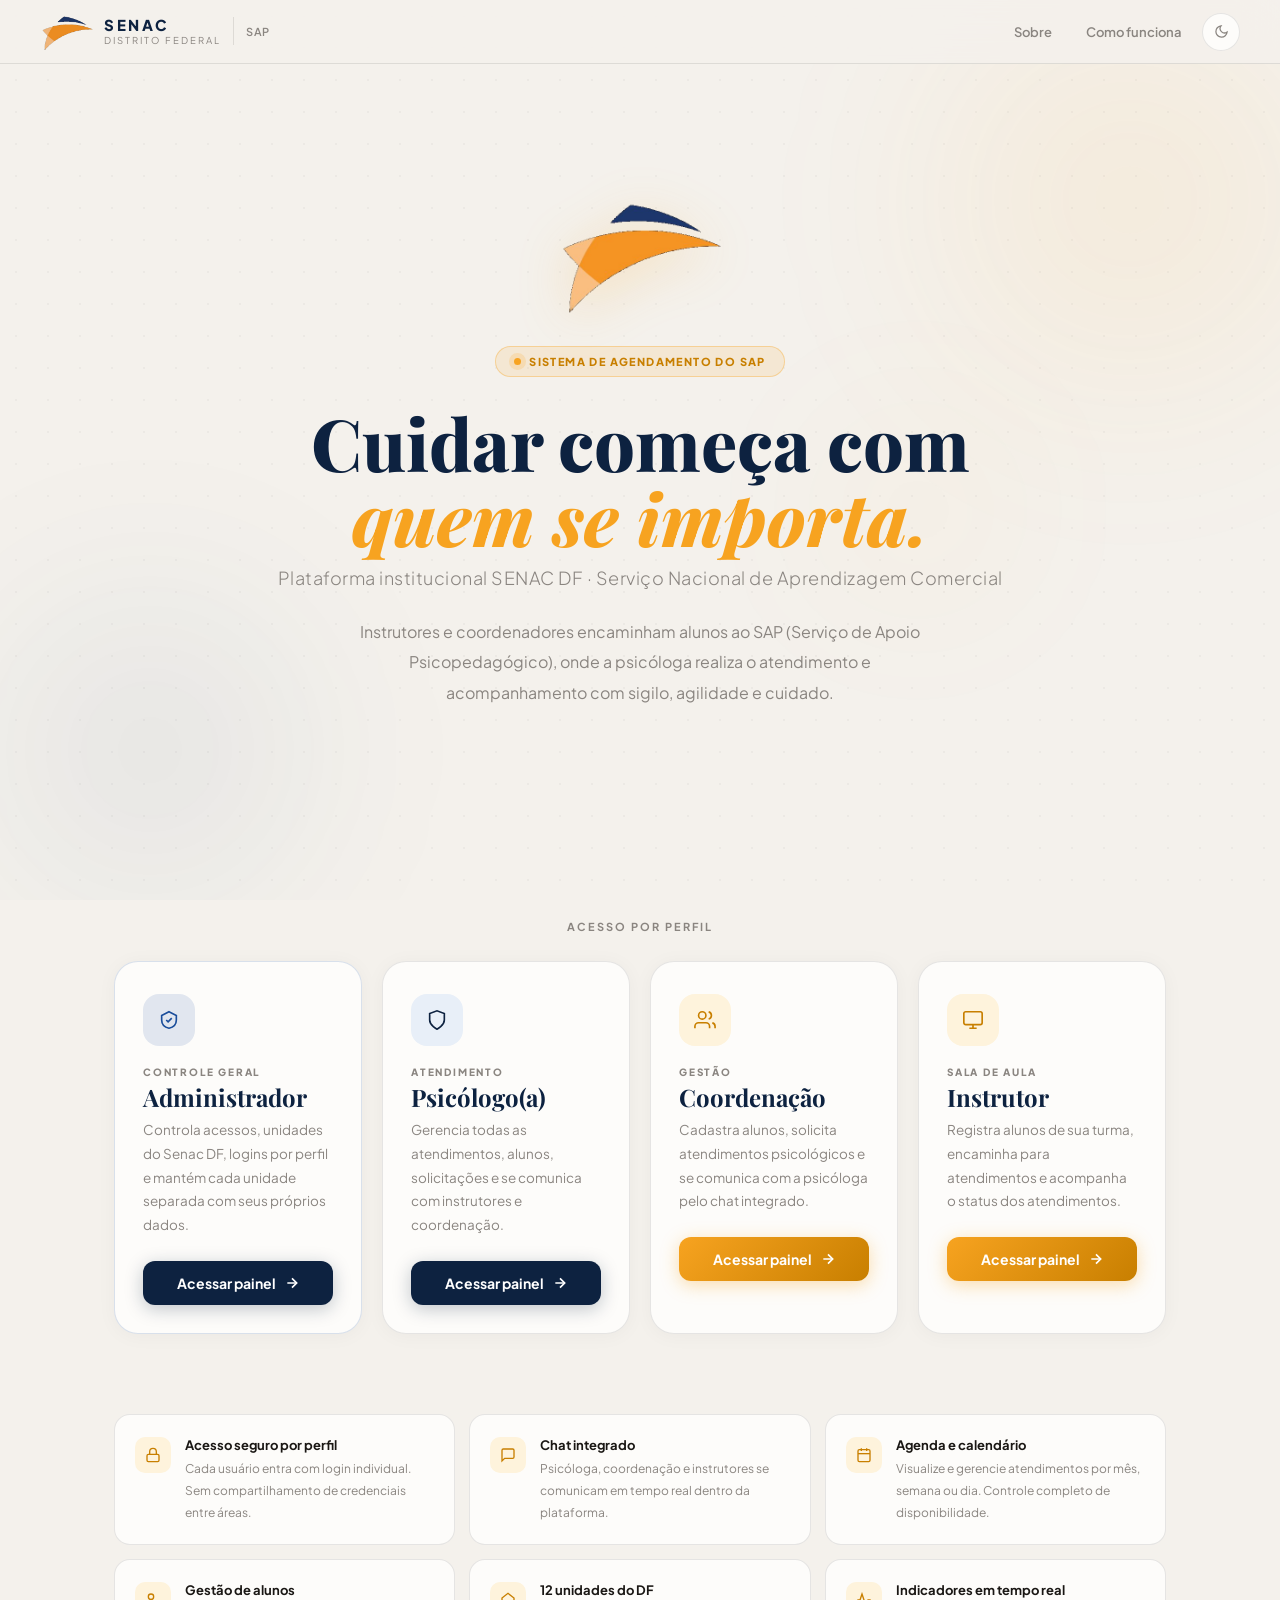
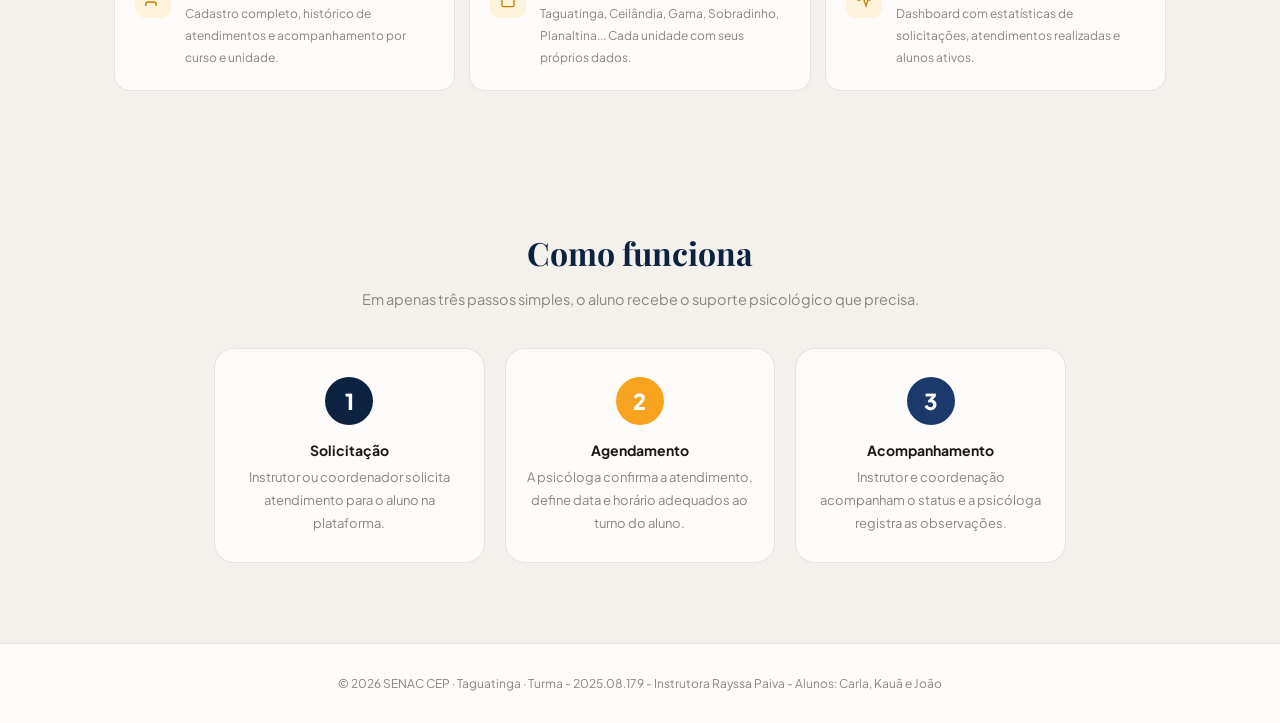
<file: pages/painel-instrutor.html>
<!DOCTYPE html>
<html lang="pt-BR">
<head>
  <meta charset="UTF-8"><meta name="viewport" content="width=device-width,initial-scale=1.0">
  <title>Painel Instrutor — SAP SENAC CEP</title>
  <link rel="stylesheet" href="../css/global.css">
  <link rel="stylesheet" href="../css/painel.css">
  <link rel="stylesheet" href="../css/painel-instrutor.css">
</head>
<body>
<div class="app-shell">

  <aside class="sidebar sidebar-pastel" id="sidebar">
    <div class="sidebar-brand">
      <div class="sidebar-brand-top">
        <img src="../assets/img/senac-logo.png" class="senac-logo-img" alt="SENAC" onerror="this.style.display='none'">
        <div class="sidebar-senac-text">
          <div class="sidebar-senac-name">SENAC</div>
          <div class="sidebar-senac-sub">DF</div>
        </div>
      </div>
      <div class="sidebar-tagline">Instrutores</div>
    </div>
    <nav class="sidebar-nav">
      <div class="nav-section">Menu</div>
      <div class="nav-link active" data-panel="panel-home" onclick="navTo('panel-home',this)">
        <span class="nav-icon"><svg viewBox="0 0 24 24" fill="none" stroke="currentColor" stroke-width="1.8"><path d="M3 9l9-7 9 7v11a2 2 0 0 1-2 2H5a2 2 0 0 1-2-2z"/><polyline points="9 22 9 12 15 12 15 22"/></svg></span>
        <span class="nav-label">Início</span>
      </div>
      <div class="nav-link" data-panel="panel-alunos" onclick="navTo('panel-alunos',this)">
        <span class="nav-icon"><svg viewBox="0 0 24 24" fill="none" stroke="currentColor" stroke-width="1.8"><path d="M17 21v-2a4 4 0 0 0-4-4H5a4 4 0 0 0-4 4v2"/><circle cx="9" cy="7" r="4"/></svg></span>
        <span class="nav-label">Alunos</span>
      </div>
      <div class="nav-link" data-panel="panel-encaminhar" onclick="navTo('panel-encaminhar',this)">
        <span class="nav-icon"><svg viewBox="0 0 24 24" fill="none" stroke="currentColor" stroke-width="2.2"><line x1="5" y1="12" x2="19" y2="12"/><polyline points="12 5 19 12 12 19"/></svg></span>
        <span class="nav-label">Encaminhar Aluno</span>
      </div>
      <div class="nav-link" data-panel="panel-atendimentos" onclick="navTo('panel-atendimentos',this)">
        <span class="nav-icon"><svg viewBox="0 0 24 24" fill="none" stroke="currentColor" stroke-width="1.8"><path d="M16 4h2a2 2 0 0 1 2 2v14a2 2 0 0 1-2 2H6a2 2 0 0 1-2-2V6a2 2 0 0 1 2-2h2"/><rect x="8" y="2" width="8" height="4" rx="1"/></svg></span>
        <span class="nav-label">Atendimentos</span>
      </div>
      <div class="nav-link" data-panel="panel-chat" onclick="navTo('panel-chat',this)">
        <span class="nav-icon"><svg viewBox="0 0 24 24" fill="none" stroke="currentColor" stroke-width="1.8"><path d="M21 15a2 2 0 0 1-2 2H7l-4 4V5a2 2 0 0 1 2-2h14a2 2 0 0 1 2 2z"/></svg></span>
        <span class="nav-label">Chat</span>
      </div>
    </nav>
    <div class="sidebar-footer">
      <div class="sidebar-user">
        <div class="user-avatar" id="sb-avatar">I</div>
        <div class="user-details">
          <div class="user-name" id="sb-nome">Coordenação</div>
          <div class="user-role" id="sb-setor">—</div>
        </div>
        <button class="btn-logout" onclick="logout()" title="Sair">
          <svg viewBox="0 0 24 24" fill="none" stroke="currentColor" stroke-width="1.8"><path d="M9 21H5a2 2 0 0 1-2-2V5a2 2 0 0 1 2-2h4"/><polyline points="16 17 21 12 16 7"/><line x1="21" y1="12" x2="9" y2="12"/></svg>
        </button>
      </div>
    </div>
  </aside>

  <div class="main-wrap">
    <header class="topbar">
      <div class="topbar-left">
        <div class="topbar-page-title" id="topbar-title">Início</div>
        <div class="topbar-breadcrumb">SAP · Instrutor</div>
      </div>
      <div class="topbar-right">
        <button class="btn-theme" onclick="sapToggleTheme()" title="Alternar tema">
          <svg class="ico-moon" viewBox="0 0 24 24"><path d="M21 12.79A9 9 0 1 1 11.21 3 7 7 0 0 0 21 12.79z"/></svg>
          <svg class="ico-sun" style="display:none" viewBox="0 0 24 24"><circle cx="12" cy="12" r="5"/><line x1="12" y1="1" x2="12" y2="3"/><line x1="12" y1="21" x2="12" y2="23"/><line x1="4.22" y1="4.22" x2="5.64" y2="5.64"/><line x1="18.36" y1="18.36" x2="19.78" y2="19.78"/><line x1="1" y1="12" x2="3" y2="12"/><line x1="21" y1="12" x2="23" y2="12"/></svg>
        </button>
        <button class="btn btn-outline btn-sm" onclick="navTo('panel-alunos',document.querySelector('[data-panel=panel-alunos]')); openModal('modal-cad');">
          <svg viewBox="0 0 24 24" fill="none" stroke="currentColor" stroke-width="2.2"><path d="M16 21v-2a4 4 0 0 0-4-4H6a4 4 0 0 0-4 4v2"/><circle cx="9" cy="7" r="4"/><line x1="19" y1="8" x2="19" y2="14"/><line x1="22" y1="11" x2="16" y2="11"/></svg>
          Novo Aluno
        </button>
        <button class="btn btn-orange btn-sm" onclick="navTo('panel-encaminhar',document.querySelector('[data-panel=panel-encaminhar]'))">
          <svg viewBox="0 0 24 24" fill="none" stroke="currentColor" stroke-width="2.2"><line x1="12" y1="5" x2="12" y2="19"/><line x1="5" y1="12" x2="19" y2="12"/></svg>
          Encaminhar
        </button>
      </div>
    </header>

    <div class="page-body">

      <!-- HOME -->
      <div id="panel-home" class="panel-section active fade-up">
        <div class="welcome-banner">
          <div class="wb-content">
            <div class="wb-tag"><svg viewBox="0 0 24 24" fill="none" stroke="currentColor" stroke-width="2"><path d="M17 21v-2a4 4 0 0 0-4-4H5a4 4 0 0 0-4 4v2"/><circle cx="9" cy="7" r="4"/></svg>Bem-vindo(a)</div>
            <h2 class="wb-title" id="wb-nome">Coordenação</h2>
            <p class="wb-sub" id="wb-setor">SENAC CEP</p>
          </div>
          <div class="wb-actions">
            <button class="btn btn-outline" onclick="navTo('panel-alunos',document.querySelector('[data-panel=panel-alunos]')); openModal('modal-cad');">
              <svg viewBox="0 0 24 24" fill="none" stroke="currentColor" stroke-width="2.2"><path d="M16 21v-2a4 4 0 0 0-4-4H6a4 4 0 0 0-4 4v2"/><circle cx="9" cy="7" r="4"/><line x1="19" y1="8" x2="19" y2="14"/><line x1="22" y1="11" x2="16" y2="11"/></svg>Novo Aluno
            </button>
            <button class="btn btn-orange" onclick="navTo('panel-encaminhar',document.querySelector('[data-panel=panel-encaminhar]'))">
              <svg viewBox="0 0 24 24" fill="none" stroke="currentColor" stroke-width="2.2"><line x1="5" y1="12" x2="19" y2="12"/><polyline points="12 5 19 12 12 19"/></svg>Nova Solicitação
            </button>
          </div>
        </div>
        <div class="stats-grid">
          <div class="stat-card accent-orange"><div class="stat-icon-wrap bg-orange"><svg viewBox="0 0 24 24" fill="none" stroke="currentColor" stroke-width="2"><path d="M17 21v-2a4 4 0 0 0-4-4H5a4 4 0 0 0-4 4v2"/><circle cx="9" cy="7" r="4"/></svg></div><div class="stat-value" id="st-alunos">0</div><div class="stat-label">Alunos cadastrados</div></div>
          <div class="stat-card accent-wait"><div class="stat-icon-wrap bg-wait"><svg viewBox="0 0 24 24" fill="none" stroke="currentColor" stroke-width="1.8"><circle cx="12" cy="12" r="10"/><polyline points="12 6 12 12 16 14"/></svg></div><div class="stat-value" id="st-agt">0</div><div class="stat-label">Aguardando</div></div>
          <div class="stat-card accent-ok"><div class="stat-icon-wrap bg-ok"><svg viewBox="0 0 24 24" fill="none" stroke="currentColor" stroke-width="2"><polyline points="20 6 9 17 4 12"/></svg></div><div class="stat-value" id="st-conf">0</div><div class="stat-label">Confirmadas</div></div>
          <div class="stat-card accent-done"><div class="stat-icon-wrap bg-done"><svg viewBox="0 0 24 24" fill="none" stroke="currentColor" stroke-width="1.8"><circle cx="12" cy="12" r="10"/><polyline points="20 6 9 17 4 12"/></svg></div><div class="stat-value" id="st-real">0</div><div class="stat-label">Realizadas</div></div>
        </div>
        <div class="data-table-wrap" style="margin-top:24px">
          <div class="data-table-head"><div class="data-table-title">Últimos Solicitações</div></div>
          <div id="home-recentes"></div>
        </div>
      </div>

      <!-- ALUNOS -->
      <div id="panel-alunos" class="panel-section fade-up">
        <div class="data-table-wrap">
          <div class="data-table-head">
            <div class="data-table-title">Alunos Cadastrados</div>
            <button class="btn btn-orange btn-sm" onclick="openModal('modal-cad')">
              <svg viewBox="0 0 24 24" fill="none" stroke="currentColor" stroke-width="2.2"><line x1="12" y1="5" x2="12" y2="19"/><line x1="5" y1="12" x2="19" y2="12"/></svg>Cadastrar Aluno
            </button>
          </div>
          <div class="data-table-filters">
            <div class="search-box"><svg viewBox="0 0 24 24" fill="none" stroke="currentColor" stroke-width="2"><circle cx="11" cy="11" r="8"/><line x1="21" y1="21" x2="16.65" y2="16.65"/></svg><input type="text" id="busca-al" placeholder="Buscar aluno..." oninput="renderAlunos()"></div>
          </div>
          <table><thead><tr><th>Aluno</th><th>Matrícula</th><th>Curso / Turma</th><th>Perfil</th><th>Cadastrado por</th><th>Atendimentos</th><th>Ações</th></tr></thead>
          <tbody id="tbody-alunos"><tr><td colspan="7" style="text-align:center;padding:36px;color:var(--gray-400)">Carregando...</td></tr></tbody></table>
        </div>
      </div>

      <!-- ENCAMINHAR -->
      <div id="panel-encaminhar" class="panel-section fade-up">
        <div class="form-card">
          <h2 style="font-family:var(--font-display);font-size:22px;font-weight:700;color:var(--senac-navy);margin-bottom:6px">Nova Solicitação</h2>
          <p style="font-size:13.5px;color:var(--gray-500);margin-bottom:24px">Preencha para solicitar atendimento psicológico para o aluno.</p>
          <div id="enc-err" class="err-msg"></div>
          <div style="display:grid;gap:20px">
            <div><label class="form-label">Aluno <span style="color:var(--s-cancel)">*</span></label><select class="form-control" id="enc-aluno" onchange="atualizarCompatibilidade()"><option value="">Selecione o aluno...</option></select><div id="enc-hint" style="margin-top:8px;font-size:12px;color:var(--gray-500)">Selecione um aluno para ver os horários compatíveis.</div></div>
            <div><label class="form-label">Motivo da Solicitação <span style="color:var(--s-cancel)">*</span></label><textarea class="form-control" id="enc-motivo" rows="3" placeholder="Descreva o motivo, comportamentos observados e contexto..." style="resize:vertical"></textarea></div>
            <div style="display:grid;grid-template-columns:1fr 1fr;gap:20px">
              <div><label class="form-label">Data Preferencial</label><input type="date" class="form-control" id="enc-data"></div>
              <div><label class="form-label">Turno da Atendimento <span style="color:var(--s-cancel)">*</span></label><select class="form-control" id="enc-turno" onchange="atualizarCompatibilidade()"><option value="">Selecione...</option><option value="manhã">Manhã</option><option value="tarde">Tarde</option><option value="noite">Noite</option></select></div>
            </div>
            <div><label class="form-label">Horário Preferencial</label><input type="time" class="form-control" id="enc-hora" onchange="atualizarCompatibilidade()"><div id="enc-hora-hint" style="margin-top:8px;font-size:12px;color:var(--gray-500)">O horário deve ser no mesmo turno do curso do aluno.</div></div>
            <div><label class="form-label">Observações</label><textarea class="form-control" id="enc-obs" rows="2" placeholder="Informações complementares para a psicóloga..." style="resize:vertical"></textarea></div>
            <button class="btn btn-orange btn-full" onclick="submitEnc()">
              <svg viewBox="0 0 24 24" fill="none" stroke="currentColor" stroke-width="2.2"><line x1="22" y1="2" x2="11" y2="13"/><polygon points="22 2 15 22 11 13 2 9 22 2"/></svg>Enviar Solicitação
            </button>
          </div>
        </div>
      </div>

      <!-- ATENDIMENTOS -->
      <div id="panel-atendimentos" class="panel-section fade-up">
        <div class="data-table-wrap">
          <div class="data-table-head">
            <div class="data-table-title">Atendimentos Encaminhadas</div>
            <div class="data-table-filters">
              <div class="search-box"><svg viewBox="0 0 24 24" fill="none" stroke="currentColor" stroke-width="2"><circle cx="11" cy="11" r="8"/><line x1="21" y1="21" x2="16.65" y2="16.65"/></svg><input type="text" id="busca-cons" placeholder="Buscar..." oninput="renderAtendimentos()"></div>
              <select class="filter-select" id="filtro-st" onchange="renderAtendimentos()"><option value="">Todos</option><option value="aguardando">Aguardando</option><option value="confirmada">Confirmadas</option><option value="realizada">Realizadas</option><option value="cancelada">Canceladas</option><option value="falta">Falta</option></select>
            </div>
          </div>
          <table><thead><tr><th>Aluno</th><th>Motivo</th><th>Turno</th><th>Agendado por</th><th>Status</th><th>Data</th></tr></thead>
          <tbody id="tbody-cons"><tr><td colspan="6" style="text-align:center;padding:36px;color:var(--gray-400)">Carregando...</td></tr></tbody></table>
        </div>
      </div>

      <!-- CHAT -->
      <div id="panel-chat" class="panel-section fade-up">
        <div class="chat-wrap">
          <div class="chat-header-bar">
            <div class="chat-av">P</div>
            <div><strong style="display:block;font-size:14px" id="chat-psic-nome">Psicólogo(a)</strong><span style="font-size:12px;color:var(--gray-400)">Psicóloga — SENAC CEP</span></div>
            <div class="online-dot"></div>
          </div>
          <div class="chat-messages-area" id="chat-area"></div>
          <div class="chat-input-row">
            <textarea class="chat-textarea" id="chat-txt" rows="1" placeholder="Digite sua mensagem..."></textarea>
            <button class="chat-send-btn" onclick="enviarMsg()">
              <svg viewBox="0 0 24 24"><line x1="22" y1="2" x2="11" y2="13"/><polygon points="22 2 15 22 11 13 2 9 22 2"/></svg>
            </button>
          </div>
        </div>
      </div>

    </div>
  </div>
</div>

<!-- MODAL CADASTRO ALUNO -->
<div class="modal-overlay" id="modal-cad">
  <div class="modal-box" style="max-width:560px">
    <div style="display:flex;align-items:center;justify-content:space-between;margin-bottom:20px">
      <h3 style="font-family:var(--font-display);font-size:20px;font-weight:700;color:var(--senac-navy)">Cadastrar Aluno</h3>
      <button onclick="closeModal('modal-cad')" style="background:none;border:none;cursor:pointer;color:var(--gray-400)"><svg width="18" height="18" viewBox="0 0 24 24" fill="none" stroke="currentColor" stroke-width="2"><line x1="18" y1="6" x2="6" y2="18"/><line x1="6" y1="6" x2="18" y2="18"/></svg></button>
    </div>
    <div id="cad-err" class="err-msg"></div>
    <div style="display:grid;grid-template-columns:1fr 1fr;gap:14px">
      <div style="grid-column:1/-1"><label class="form-label">Nome completo *</label><input type="text" class="form-control" id="cad-nome" placeholder="Nome completo"></div>
      <div><label class="form-label">Matrícula *</label><input type="text" class="form-control" id="cad-mat" placeholder="20240010"></div>
      <div><label class="form-label">CPF *</label><input type="text" class="form-control" id="cad-cpf" placeholder="000.000.000-00" oninput="mCPF(this)" maxlength="14"></div>
      <div><label class="form-label">Nascimento *</label><input type="date" class="form-control" id="cad-nasc"></div>
      <div><label class="form-label">Telefone *</label><input type="text" class="form-control" id="cad-tel" placeholder="(11) 99999-9999" oninput="mTel(this)" maxlength="15"></div>
      <div><label class="form-label">Curso *</label>
        <select class="form-control" id="cad-curso"><option value="">Selecione...</option><option>Administração</option><option>Enfermagem</option><option>Informática</option><option>Contabilidade</option><option>Recursos Humanos</option><option>Marketing</option><option>Logística</option><option>Gastronomia</option><option>Design Gráfico</option><option>Outro</option></select></div>
      <div><label class="form-label">Turma *</label><input type="text" class="form-control" id="cad-turma" placeholder="ADM-2024A"></div>
      <div><label class="form-label">Turno do curso *</label><select class="form-control" id="cad-turno"><option value="">Selecione...</option><option value="manhã">Manhã</option><option value="tarde">Tarde</option><option value="noite">Noite</option></select></div>
      <div><label class="form-label">Aluno é PCD? *</label><select class="form-control" id="cad-pcd"><option value="nao">Não</option><option value="sim">Sim</option></select></div>
      <div style="grid-column:1/-1"><label class="form-label">E-mail</label><input type="email" class="form-control" id="cad-email" placeholder="email@exemplo.com"></div>
    </div>
    <div style="display:flex;gap:10px;margin-top:20px">
      <button class="btn btn-outline" onclick="closeModal('modal-cad')" style="flex:1">Cancelar</button>
      <button class="btn btn-orange" onclick="salvarAluno()" style="flex:2">
        <svg viewBox="0 0 24 24" fill="none" stroke="currentColor" stroke-width="2.2"><path d="M16 21v-2a4 4 0 0 0-4-4H6a4 4 0 0 0-4 4v2"/><circle cx="9" cy="7" r="4"/><line x1="19" y1="8" x2="19" y2="14"/><line x1="22" y1="11" x2="16" y2="11"/></svg>Cadastrar Aluno
      </button>
    </div>
  </div>
</div>

<div id="toast-container"></div>
<script src="../js/app.js"></script>
<script src="../js/theme-chat.js"></script>
<script src="../js/painel-instrutor.js"></script>
</body>
</html>
</file>
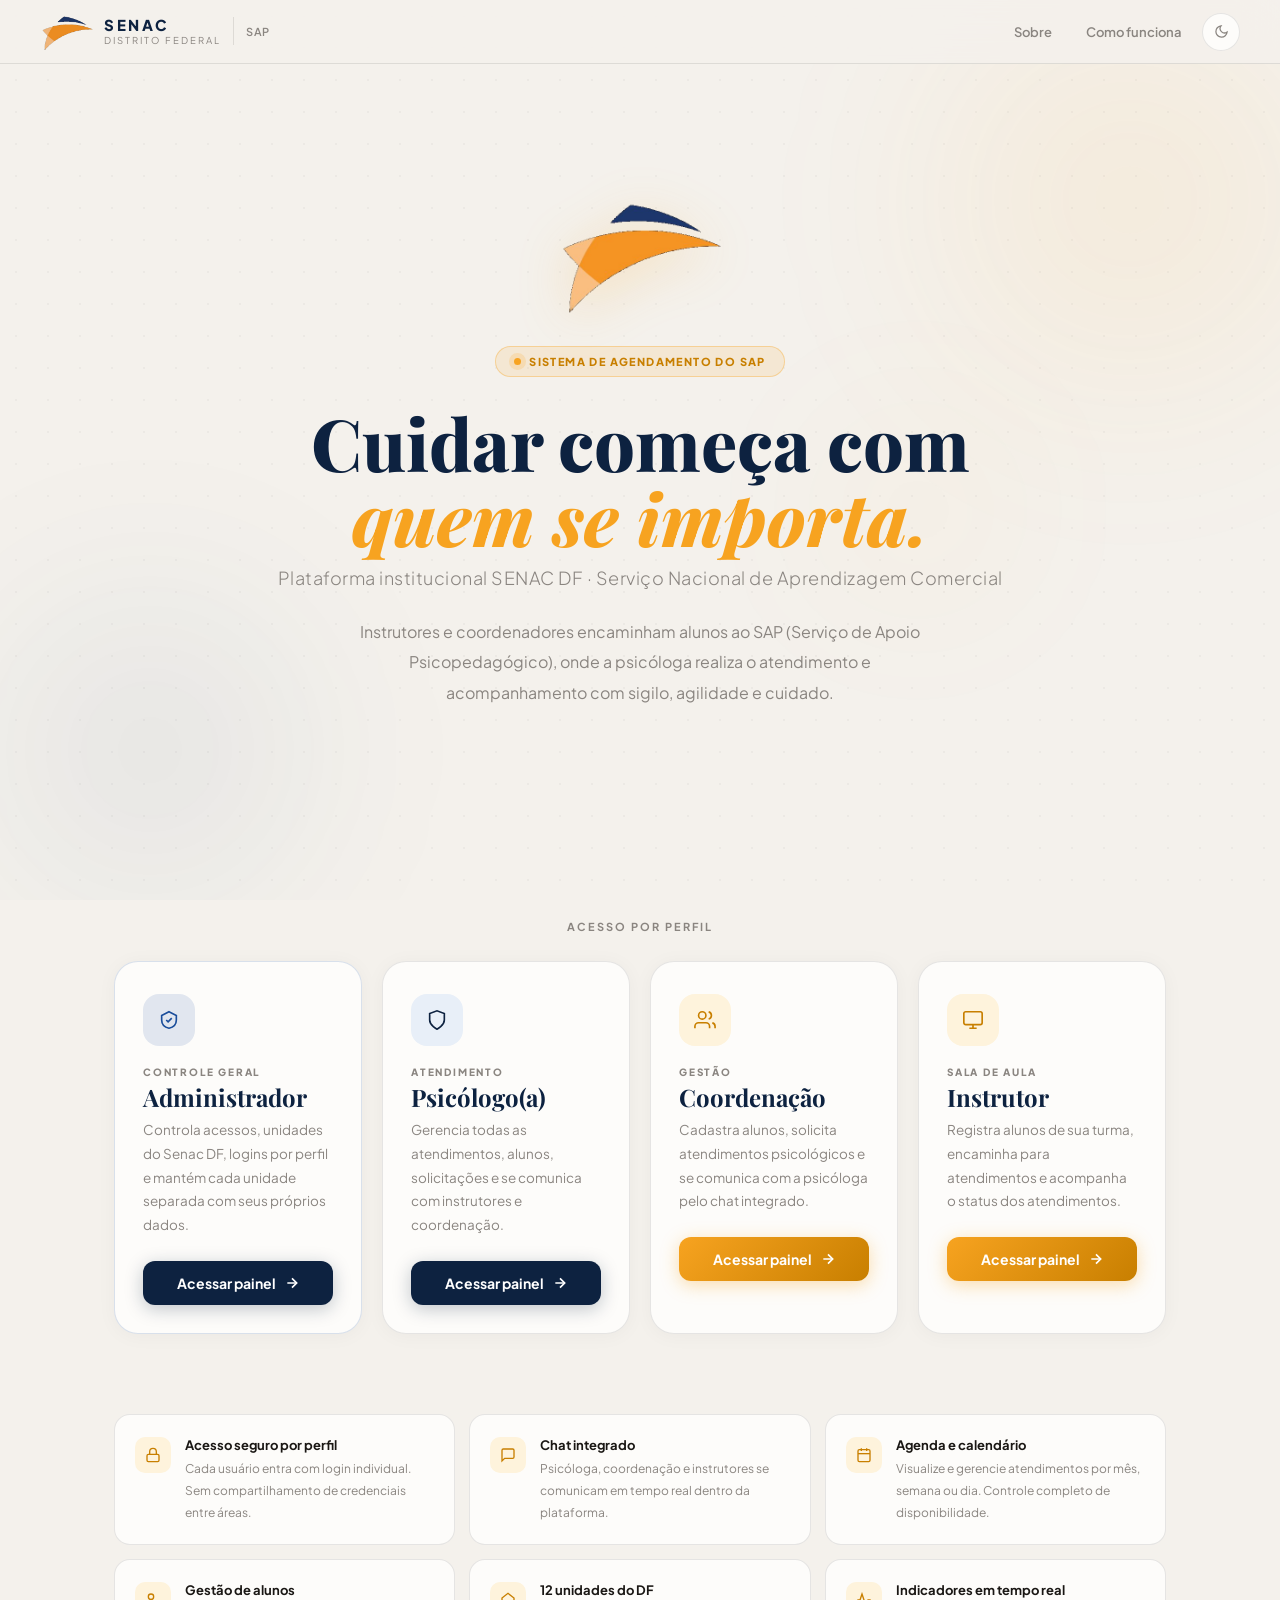
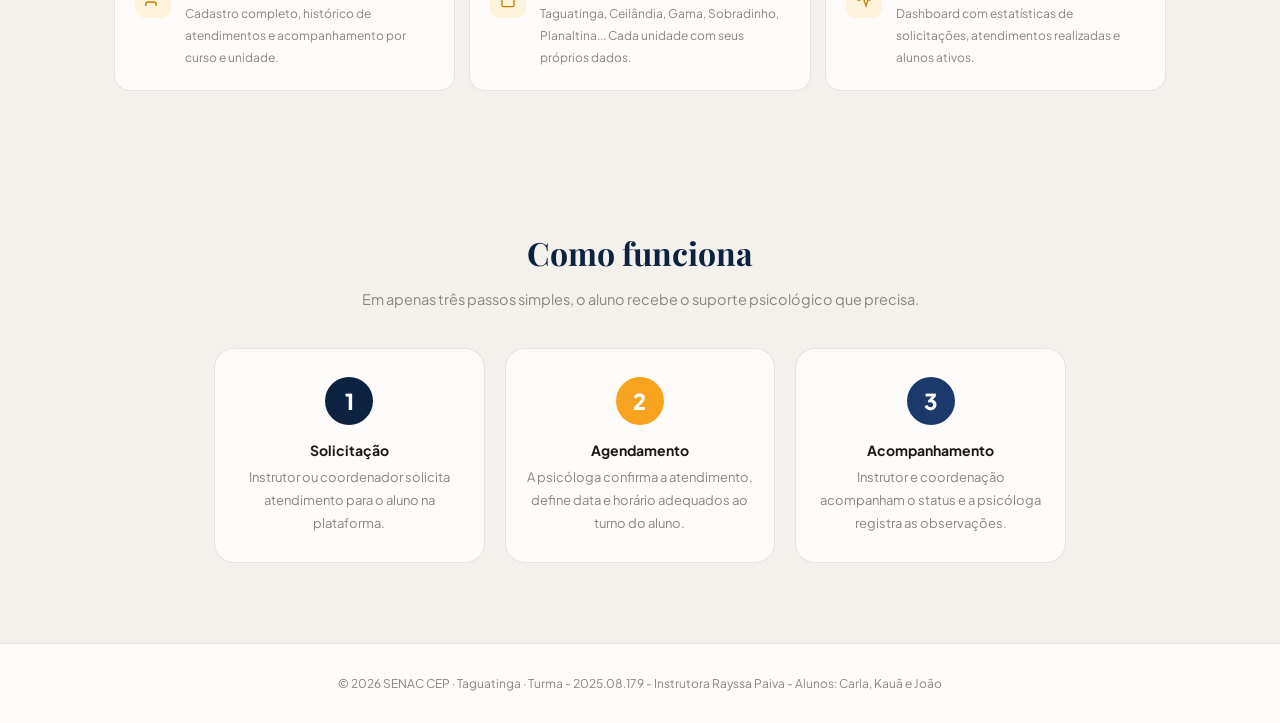
<file: pages/painel-psicologo.html>
<!DOCTYPE html>
<html lang="pt-BR">
<head>
  <meta charset="UTF-8"><meta name="viewport" content="width=device-width,initial-scale=1.0">
  <title>Painel Psicólogo(a) — SAP SENAC CEP</title>
  <link rel="stylesheet" href="../css/global.css">
  <link rel="stylesheet" href="../css/painel.css">
  <link rel="stylesheet" href="../css/painel-psicologo.css">
  
</head>
<body>
<div class="app-shell">

  <!-- SIDEBAR -->
  <aside class="sidebar sidebar-pastel" id="sidebar">
    <div class="sidebar-brand">
      <div class="sidebar-brand-top">
        <img src="../senasc.png" class="senac-logo-img" alt="SENAC" onerror="this.style.display='none'">
        <div class="sidebar-senac-text">
          <div class="sidebar-senac-name">SENAC</div>
          <div class="sidebar-senac-sub">CEP</div>
        </div>
      </div>
      <div class="sidebar-tagline">Área do Psicólogo(a)</div>
    </div>
    <nav class="sidebar-nav">
      <div class="nav-section">Menu</div>
      <div class="nav-link active" data-panel="panel-dashboard" onclick="navTo('panel-dashboard',this)">
        <span class="nav-icon"><svg viewBox="0 0 24 24" fill="none" stroke="currentColor" stroke-width="1.8"><rect x="3" y="3" width="7" height="7"/><rect x="14" y="3" width="7" height="7"/><rect x="14" y="14" width="7" height="7"/><rect x="3" y="14" width="7" height="7"/></svg></span>
        <span class="nav-label">Dashboard</span>
      </div>
      <div class="nav-link" data-panel="panel-atendimentos" onclick="navTo('panel-atendimentos',this)">
        <span class="nav-icon"><svg viewBox="0 0 24 24" fill="none" stroke="currentColor" stroke-width="1.8"><path d="M16 4h2a2 2 0 0 1 2 2v14a2 2 0 0 1-2 2H6a2 2 0 0 1-2-2V6a2 2 0 0 1 2-2h2"/><rect x="8" y="2" width="8" height="4" rx="1"/></svg></span>
        <span class="nav-label">Atendimentos</span>
        <span class="nav-badge" id="badge-agt" style="display:none">0</span>
      </div>
      <div class="nav-link" data-panel="panel-aprovacoes" onclick="navTo('panel-aprovacoes',this)" style="display:none">
        <span class="nav-icon"><svg viewBox="0 0 24 24" fill="none" stroke="currentColor" stroke-width="1.8"><polyline points="9 11 12 14 22 4"/><path d="M21 12v7a2 2 0 0 1-2 2H5a2 2 0 0 1-2-2V5a2 2 0 0 1 2-2h11"/></svg></span>
        <span class="nav-label">Aprovações</span>
        <span class="nav-badge hidden" id="badge-pend">0</span>
      </div>
      <div class="nav-link" data-panel="panel-alunos" onclick="navTo('panel-alunos',this)">
        <span class="nav-icon"><svg viewBox="0 0 24 24" fill="none" stroke="currentColor" stroke-width="1.8"><path d="M17 21v-2a4 4 0 0 0-4-4H5a4 4 0 0 0-4 4v2"/><circle cx="9" cy="7" r="4"/></svg></span>
        <span class="nav-label">Alunos</span>
      </div>
      <div class="nav-link" data-panel="panel-calendario" onclick="navTo('panel-calendario',this)">
        <span class="nav-icon"><svg viewBox="0 0 24 24" fill="none" stroke="currentColor" stroke-width="1.8"><rect x="3" y="4" width="18" height="18" rx="2"/><line x1="16" y1="2" x2="16" y2="6"/><line x1="8" y1="2" x2="8" y2="6"/><line x1="3" y1="10" x2="21" y2="10"/></svg></span>
        <span class="nav-label">Calendário</span>
      </div>
      <div class="nav-link" data-panel="panel-chat" onclick="navTo('panel-chat',this)">
        <span class="nav-icon"><svg viewBox="0 0 24 24" fill="none" stroke="currentColor" stroke-width="1.8"><path d="M21 15a2 2 0 0 1-2 2H7l-4 4V5a2 2 0 0 1 2-2h14a2 2 0 0 1 2 2z"/></svg></span>
        <span class="nav-label">Chat</span>
      </div>
    </nav>
    <div class="sidebar-footer">
      <div class="sidebar-user">
        <div class="user-avatar" id="sb-avatar">P</div>
        <div class="user-details">
          <div class="user-name" id="sb-nome">Psicóloga</div>
          <div class="user-role">Psicólogo(a)</div>
        </div>
        <button class="btn-logout" onclick="logout()" title="Sair">
          <svg viewBox="0 0 24 24" fill="none" stroke="currentColor" stroke-width="1.8"><path d="M9 21H5a2 2 0 0 1-2-2V5a2 2 0 0 1 2-2h4"/><polyline points="16 17 21 12 16 7"/><line x1="21" y1="12" x2="9" y2="12"/></svg>
        </button>
      </div>
    </div>
  </aside>

  <div class="main-wrap">
    <header class="topbar">
      <div class="topbar-left">
        <div class="topbar-page-title" id="topbar-title">Dashboard</div>
        <div class="topbar-breadcrumb" id="topbar-unidade">SAP · Psicólogo(a)</div>
      </div>
      <div class="topbar-right">
        <button class="btn-theme" onclick="sapToggleTheme()" title="Alternar tema">
          <svg class="ico-moon" viewBox="0 0 24 24"><path d="M21 12.79A9 9 0 1 1 11.21 3 7 7 0 0 0 21 12.79z"/></svg>
          <svg class="ico-sun" style="display:none" viewBox="0 0 24 24"><circle cx="12" cy="12" r="5"/><line x1="12" y1="1" x2="12" y2="3"/><line x1="12" y1="21" x2="12" y2="23"/><line x1="4.22" y1="4.22" x2="5.64" y2="5.64"/><line x1="18.36" y1="18.36" x2="19.78" y2="19.78"/><line x1="1" y1="12" x2="3" y2="12"/><line x1="21" y1="12" x2="23" y2="12"/></svg>
        </button>
      </div>
    </header>

    <div class="page-body">

      <!-- DASHBOARD -->
      <div id="panel-dashboard" class="panel-section active fade-up">
        <div class="welcome-banner">
          <div class="wb-content">
            <div class="wb-tag"><svg viewBox="0 0 24 24" fill="none" stroke="currentColor" stroke-width="2"><path d="M12 22s8-4 8-10V5l-8-3-8 3v7c0 6 8 10 8 10z"/></svg>Psicólogo(a)</div>
            <h2 class="wb-title" id="wb-nome">Olá!</h2>
            <p class="wb-sub" id="wb-unidade-sub">Gerencie todas as atendimentos e comunicações.</p>
          </div>
          <div class="wb-actions">
            <button class="btn btn-outline" onclick="setDashView('geral',this)" id="ds-btn-geral" style="border-color:rgba(255,255,255,.4);color:#fff">Geral</button>
            <button class="btn btn-orange" onclick="setDashView('mensal',this)" id="ds-btn-mensal">Este Mês</button>
          </div>
        </div>
        <div style="display:flex;align-items:center;gap:10px;margin-bottom:6px">
          <span id="ds-periodo-label" style="font-size:12px;color:var(--gray-400);font-weight:600"></span>
        </div>
        <div class="stats-grid">
          <div class="stat-card accent-wait"><div class="stat-icon-wrap bg-wait"><svg viewBox="0 0 24 24" fill="none" stroke="currentColor" stroke-width="1.8"><circle cx="12" cy="12" r="10"/><polyline points="12 6 12 12 16 14"/></svg></div><div class="stat-value" id="ds-agt">0</div><div class="stat-label">Aguardando</div></div>
          <div class="stat-card accent-ok"><div class="stat-icon-wrap bg-ok"><svg viewBox="0 0 24 24" fill="none" stroke="currentColor" stroke-width="2"><polyline points="20 6 9 17 4 12"/></svg></div><div class="stat-value" id="ds-conf">0</div><div class="stat-label">Confirmadas</div></div>
          <div class="stat-card accent-done"><div class="stat-icon-wrap bg-done"><svg viewBox="0 0 24 24" fill="none" stroke="currentColor" stroke-width="1.8"><circle cx="12" cy="12" r="10"/><polyline points="20 6 9 17 4 12"/></svg></div><div class="stat-value" id="ds-real">0</div><div class="stat-label">Realizadas</div></div>
          <div class="stat-card accent-navy"><div class="stat-icon-wrap bg-navy"><svg viewBox="0 0 24 24" fill="none" stroke="currentColor" stroke-width="1.8"><path d="M17 21v-2a4 4 0 0 0-4-4H5a4 4 0 0 0-4 4v2"/><circle cx="9" cy="7" r="4"/></svg></div><div class="stat-value" id="ds-pac">0</div><div class="stat-label">Alunos Ativos</div></div>
        </div>
        <div class="data-table-wrap" style="margin-top:24px">
          <div class="data-table-head"><div class="data-table-title" id="ds-recentes-titulo">Solicitações Recentes</div></div>
          <div id="ds-recentes"></div>
        </div>
      </div>

      <!-- ATENDIMENTOS -->
      <div id="panel-atendimentos" class="panel-section fade-up">
        <div class="data-table-wrap">
          <div class="data-table-head">
            <div class="data-table-title">Gerenciar Atendimentos</div>
            <div class="data-table-filters">
              <div class="search-box"><svg viewBox="0 0 24 24" fill="none" stroke="currentColor" stroke-width="2"><circle cx="11" cy="11" r="8"/><line x1="21" y1="21" x2="16.65" y2="16.65"/></svg><input type="text" id="busca-c" placeholder="Buscar aluno..." oninput="renderAtendimentos()"></div>
              <select class="filter-select" id="filtro-status" onchange="renderAtendimentos()">
                <option value="">Todos os status</option>
                <option value="aguardando">Aguardando</option>
                <option value="confirmada">Confirmadas</option>
                <option value="realizada">Realizadas</option>
                <option value="cancelada">Canceladas</option>
                <option value="falta">Não compareceu</option>
              </select>
            </div>
          </div>
          <table><thead><tr><th>Aluno</th><th>Motivo</th><th>Turno / Data</th><th>Solicitado por</th><th>Status</th><th>Ações</th></tr></thead>
          <tbody id="tbody-atendimentos"><tr><td colspan="6" style="text-align:center;padding:36px;color:var(--gray-400)">Carregando...</td></tr></tbody></table>
        </div>
      </div>

      <!-- ALUNOS -->
      <div id="panel-alunos" class="panel-section fade-up">
        <div class="data-table-wrap">
          <div class="data-table-head">
            <div class="data-table-title">Tabela de Alunos</div>
            <div class="data-table-filters">
              <div class="search-box"><svg viewBox="0 0 24 24" fill="none" stroke="currentColor" stroke-width="2"><circle cx="11" cy="11" r="8"/><line x1="21" y1="21" x2="16.65" y2="16.65"/></svg><input type="text" id="busca-pac" placeholder="Buscar aluno..." oninput="renderAlunos()"></div>
            </div>
          </div>
          <div class="alunos-toolbar">
            <div class="tab-group">
              <button class="tab-btn active" onclick="setTabPac('todos',this)">Todos <span id="tc-todos" class="nav-badge" style="position:static;display:inline-flex;margin-left:4px">0</span></button>
              <button class="tab-btn" onclick="setTabPac('menores',this)">Menores de 18 <span id="tc-menores" class="nav-badge" style="position:static;display:inline-flex;margin-left:4px">0</span></button>
              <button class="tab-btn" onclick="setTabPac('maiores',this)">Maiores de 18 <span id="tc-maiores" class="nav-badge" style="position:static;display:inline-flex;margin-left:4px">0</span></button>
            </div>
            <div id="curso-tabs" class="curso-tabs-inline"></div>
          </div>
          <table><thead><tr><th>Aluno</th><th>Matrícula</th><th>Curso / Turma</th><th>Idade</th><th>Nascimento</th><th>PCD</th><th>Atendimentos</th><th>Ações</th></tr></thead>
          <tbody id="tbody-alunos"><tr><td colspan="8" style="text-align:center;padding:36px;color:var(--gray-400)">Carregando...</td></tr></tbody></table>
        </div>
      </div>

      <!-- CHAT -->
      <!-- APROVAÇÕES -->
      <div id="panel-aprovacoes" class="panel-section fade-up">
        <div class="data-table-wrap">
          <div class="data-table-head">
            <div class="data-table-title">Aprovação de Cadastros</div>
          </div>
          <table>
            <thead><tr><th>Aluno</th><th>Matrícula</th><th>CPF</th><th>Curso / Turma</th><th>Idade</th><th>Contato</th><th>PCD</th><th>Atendimentos</th><th>Ações</th></tr></thead>
            <tbody id="tbody-aprovacoes"><tr><td colspan="7" style="text-align:center;padding:36px;color:var(--gray-400)">Carregando...</td></tr></tbody>
          </table>
        </div>
      </div>


      <!-- CALENDÁRIO -->
      <div id="panel-calendario" class="panel-section fade-up">
        <div class="data-table-wrap">
          <div class="data-table-head">
            <div class="data-table-title">Calendário de Atendimentos</div>
            <div style="display:flex;gap:10px;align-items:center">
              <div class="tab-group" style="border:none;padding:0">
                <button class="tab-btn active" onclick="setCalView('mes',this)" id="cal-btn-mes">Mês</button>
                <button class="tab-btn" onclick="setCalView('semana',this)" id="cal-btn-semana">Semana</button>
                <button class="tab-btn" onclick="setCalView('dia',this)" id="cal-btn-dia">Dia</button>
              </div>
              <button class="btn btn-outline btn-sm" onclick="calNavPrev()">‹</button>
              <span id="cal-titulo" style="font-weight:700;font-size:14px;min-width:160px;text-align:center"></span>
              <button class="btn btn-outline btn-sm" onclick="calNavNext()">›</button>
              <button class="btn btn-outline btn-sm" onclick="calHoje()">Hoje</button>
              <button class="btn btn-orange btn-sm" onclick="abrirModalAgendar(null)" style="margin-left:6px">
                <svg viewBox="0 0 24 24" fill="none" stroke="currentColor" stroke-width="2.5" style="width:14px;height:14px"><line x1="12" y1="5" x2="12" y2="19"/><line x1="5" y1="12" x2="19" y2="12"/></svg>
                Novo Agendamento
              </button>
            </div>
          </div>
          <div id="cal-container" style="padding:20px"></div>
        </div>
      </div>

      <div id="panel-chat" class="panel-section fade-up">
        <div class="chat-wrap">
          <div class="chat-tabs" id="chat-tabs"></div>
          <div class="chat-body" id="chat-body">
            <div class="chat-empty-msg">Selecione uma conversa acima.</div>
          </div>
          <div class="chat-input-row">
            <textarea class="chat-textarea" id="chat-txt" rows="1" placeholder="Digite sua mensagem..."></textarea>
            <button class="chat-send-btn" id="chat-send-btn" onclick="enviarMsgPsi()">
              <svg viewBox="0 0 24 24"><line x1="22" y1="2" x2="11" y2="13"/><polygon points="22 2 15 22 11 13 2 9 22 2"/></svg>
            </button>
          </div>
        </div>
      </div>

    </div>
  </div>
</div>

<!-- MODAL ATENDIMENTO -->
<div class="modal-overlay" id="modal-cons">
  <div class="modal-box" style="max-width:540px">
    <div style="display:flex;align-items:center;justify-content:space-between;margin-bottom:20px">
      <h3 style="font-family:var(--font-display);font-size:20px;font-weight:700;color:var(--senac-navy)" id="mc-title">Atendimento</h3>
      <button onclick="closeModal('modal-cons')" style="background:none;border:none;cursor:pointer;color:var(--gray-400)"><svg width="18" height="18" viewBox="0 0 24 24" fill="none" stroke="currentColor" stroke-width="2"><line x1="18" y1="6" x2="6" y2="18"/><line x1="6" y1="6" x2="18" y2="18"/></svg></button>
    </div>
    <div id="mc-body"></div>
    <div style="margin-top:16px"><label class="form-label">Observação da Psicóloga</label><textarea class="form-control" id="mc-obs" rows="2" placeholder="Anotações..." style="resize:vertical"></textarea></div>
    <div style="margin-top:14px"><label class="form-label">Atualizar Status</label><div class="status-btn-group" id="mc-status-btns"></div></div>
    <div style="display:flex;gap:10px;margin-top:20px">
      <button class="btn btn-outline" onclick="closeModal('modal-cons')" style="flex:1">Fechar</button>
      <button class="btn btn-orange" onclick="salvarAtendimento()" style="flex:2">
        <svg viewBox="0 0 24 24" fill="none" stroke="currentColor" stroke-width="2"><path d="M19 21H5a2 2 0 0 1-2-2V5a2 2 0 0 1 2-2h11l5 5v11a2 2 0 0 1-2 2z"/><polyline points="17 21 17 13 7 13 7 21"/></svg>
        Salvar
      </button>
    </div>
  </div>
</div>

<!-- MODAL HISTORICO -->
<div class="modal-overlay" id="modal-hist">
  <div class="modal-box" style="max-width:500px">
    <div style="display:flex;align-items:center;justify-content:space-between;margin-bottom:20px">
      <h3 style="font-family:var(--font-display);font-size:20px;font-weight:700;color:var(--senac-navy)" id="mh-title">Histórico</h3>
      <button onclick="closeModal('modal-hist')" style="background:none;border:none;cursor:pointer;color:var(--gray-400)"><svg width="18" height="18" viewBox="0 0 24 24" fill="none" stroke="currentColor" stroke-width="2"><line x1="18" y1="6" x2="6" y2="18"/><line x1="6" y1="6" x2="18" y2="18"/></svg></button>
    </div>
    <div id="mh-body"></div>
  </div>
</div>

<!-- MODAL NOVO AGENDAMENTO -->
<div class="modal-overlay" id="modal-agendar">
  <div class="modal-box" style="max-width:520px">
    <div style="display:flex;align-items:center;justify-content:space-between;margin-bottom:20px">
      <h3 style="font-family:var(--font-display);font-size:20px;font-weight:700;color:var(--senac-navy)">Novo Agendamento</h3>
      <button onclick="closeModal('modal-agendar')" style="background:none;border:none;cursor:pointer;color:var(--gray-400)"><svg width="18" height="18" viewBox="0 0 24 24" fill="none" stroke="currentColor" stroke-width="2"><line x1="18" y1="6" x2="6" y2="18"/><line x1="6" y1="6" x2="18" y2="18"/></svg></button>
    </div>
    <div id="mag-aluno-info" style="display:none;background:var(--gray-50);border-radius:var(--r-sm);padding:12px 14px;margin-bottom:14px">
      <div style="font-size:13px;font-weight:700;color:var(--senac-navy)" id="mag-aluno-nome"></div>
      <div style="font-size:12px;color:var(--gray-500)" id="mag-aluno-detalhe"></div>
    </div>
    <div style="margin-bottom:14px" id="mag-select-wrap">
      <label class="form-label">Selecionar Aluno</label>
      <select class="form-control" id="mag-aluno-sel" onchange="magSelecionarAluno()">
        <option value="">Selecione o aluno...</option>
      </select>
    </div>
    <div style="display:grid;grid-template-columns:1fr 1fr 1fr;gap:16px;margin-bottom:18px">
      <div>
        <label class="form-label">Data da Sessão</label>
        <input type="date" class="form-control" id="mag-data">
      </div>
      <div>
        <label class="form-label">Turno</label>
        <select class="form-control" id="mag-turno">
          <option value="">Selecione...</option>
          <option value="manhã">Manhã</option>
          <option value="tarde">Tarde</option>
          <option value="noite">Noite</option>
        </select>
      </div>
      <div>
        <label class="form-label">Horário</label>
        <input type="time" class="form-control" id="mag-hora">
      </div>
    </div>
    <div style="margin-bottom:14px">
      <label class="form-label">Motivo / Observação</label>
      <textarea class="form-control" id="mag-motivo" rows="3" placeholder="Descreva o motivo do atendimento..." style="resize:vertical"></textarea>
    </div>
    <div style="display:flex;gap:10px;margin-top:20px">
      <button class="btn btn-outline" onclick="closeModal('modal-agendar')" style="flex:1">Cancelar</button>
      <button class="btn btn-orange" onclick="confirmarNovoAgendamento()" style="flex:2">
        <svg viewBox="0 0 24 24" fill="none" stroke="currentColor" stroke-width="2"><rect x="3" y="4" width="18" height="18" rx="2"/><line x1="16" y1="2" x2="16" y2="6"/><line x1="8" y1="2" x2="8" y2="6"/><line x1="3" y1="10" x2="21" y2="10"/></svg>
        Agendar Sessão
      </button>
    </div>
  </div>
</div>

<div id="toast-container"></div>
<script src="../js/app.js"></script>
<script src="../js/theme-chat.js"></script>
<script src="../js/painel-psicologo.js"></script>
</body>
</html>
</file>
<file: css/index.css>
*,*::before,*::after{box-sizing:border-box;margin:0;padding:0}
    :root{
      --orange:#F7A320;--orange-d:#C87F00;--orange-light:#FEF3DC;
      --navy:#0D2240;--navy-mid:#1B3A6B;--navy-light:#E8EFF8;
      --bg:#F4F1EC;--surface:#FDFCFA;--ink:#1A1714;--ink-mid:#4A4540;--ink-soft:#8A8580;
      --border:rgba(26,23,20,.1);
      --font:'Plus Jakarta Sans',system-ui,sans-serif;--serif:'Playfair Display',Georgia,serif
    }
    [data-theme="dark"]{
      --bg:#0E0C09;--surface:#1A1814;--ink:#EDE8E0;--ink-mid:#ABA69E;--ink-soft:#6E6A62;
      --border:rgba(237,232,224,.1);--navy-light:rgba(27,58,107,.3);--orange-light:rgba(247,163,32,.12)
    }
    html,body{height:100%}
    body{font-family:var(--font);background:var(--bg);color:var(--ink);-webkit-font-smoothing:antialiased;transition:background .3s,color .3s;overflow-x:hidden}

    /* ── TOPNAV ── */
    .topnav{position:fixed;top:0;left:0;right:0;z-index:100;padding:0 40px;height:64px;display:flex;align-items:center;justify-content:space-between;background:rgba(244,241,236,.88);backdrop-filter:blur(18px);border-bottom:1px solid var(--border);transition:background .3s}
    [data-theme="dark"] .topnav{background:rgba(14,12,9,.88)}
    .topnav-brand{display:flex;align-items:center;gap:12px}
    .topnav-logo{display:flex;align-items:center;gap:10px}
    .topnav-senac-svg{width:54px;height:auto;display:block;object-fit:contain;mix-blend-mode:multiply}
    .topnav-name{font-size:15px;font-weight:800;color:var(--navy);letter-spacing:2.5px;text-transform:uppercase;line-height:1}
    [data-theme="dark"] .topnav-name{color:#FAC464}
    .topnav-sub{font-size:9.5px;color:var(--ink-soft);letter-spacing:2px;text-transform:uppercase;margin-top:2px}
    .topnav-divider{width:1px;height:28px;background:var(--border)}
    .topnav-links{display:flex;align-items:center;gap:6px}
    .topnav-link{font-size:13px;font-weight:600;color:var(--ink-soft);padding:8px 14px;border-radius:8px;cursor:pointer;transition:all .2s;text-decoration:none;border:none;background:none;font-family:var(--font)}
    .topnav-link:hover{color:var(--ink);background:rgba(26,23,20,.06)}
    .btn-theme{width:38px;height:38px;border-radius:50%;background:var(--surface);border:1px solid var(--border);cursor:pointer;display:flex;align-items:center;justify-content:center;color:var(--ink-soft);transition:all .2s}
    .btn-theme svg{width:15px;height:15px;stroke:currentColor;fill:none;stroke-width:2}
    .btn-theme:hover{color:var(--orange)}

    /* ── HERO ── */
    .hero{min-height:100vh;display:flex;flex-direction:column;align-items:center;justify-content:center;padding:100px 24px 60px;position:relative;overflow:hidden}
    .hero-bg{position:absolute;inset:0;pointer-events:none;z-index:0}
    .hero-blob{position:absolute;border-radius:50%;filter:blur(80px);opacity:.55}
    .hero-blob-1{width:600px;height:600px;background:radial-gradient(circle,rgba(247,163,32,.18),transparent 70%);top:-100px;right:-150px}
    .hero-blob-2{width:500px;height:500px;background:radial-gradient(circle,rgba(27,58,107,.14),transparent 70%);bottom:-100px;left:-100px}
    .hero-blob-3{width:300px;height:300px;background:radial-gradient(circle,rgba(247,163,32,.1),transparent 70%);top:40%;left:60%}
    [data-theme="dark"] .hero-blob-1{opacity:.35}
    [data-theme="dark"] .hero-blob-2{opacity:.25}

    /* subtle dot grid */
    .hero-grid{position:absolute;inset:0;background-image:radial-gradient(rgba(26,23,20,.1) 1px,transparent 1px);background-size:32px 32px;opacity:.35}
    [data-theme="dark"] .hero-grid{background-image:radial-gradient(rgba(237,232,224,.08) 1px,transparent 1px);opacity:.6}

    .hero-inner{position:relative;z-index:1;display:flex;flex-direction:column;align-items:center;text-align:center;max-width:780px}

    .hero-badge{display:inline-flex;align-items:center;gap:8px;padding:8px 18px;border-radius:999px;background:rgba(247,163,32,.12);border:1px solid rgba(247,163,32,.35);font-size:11px;font-weight:800;letter-spacing:1.4px;text-transform:uppercase;color:var(--orange-d);margin-bottom:28px;animation:fadeUp .6s ease both}
    [data-theme="dark"] .hero-badge{color:#FAC464;background:rgba(247,163,32,.14);border-color:rgba(247,163,32,.3)}
    .hero-badge-dot{width:7px;height:7px;border-radius:50%;background:var(--orange);box-shadow:0 0 0 5px rgba(247,163,32,.18);animation:pulse 2.5s infinite}
    @keyframes pulse{0%,100%{box-shadow:0 0 0 5px rgba(247,163,32,.18)}50%{box-shadow:0 0 0 8px rgba(247,163,32,.08)}}

    .hero-logo-wrap{margin-bottom:24px;animation:fadeUp .65s .05s ease both}
    .hero-logo-svg{width:170px;max-width:52vw;height:auto;display:block;object-fit:contain;filter:drop-shadow(0 10px 26px rgba(247,163,32,.22));mix-blend-mode:screen}

    .hero-title{font-family:var(--serif);font-size:clamp(46px,6vw,72px);font-weight:800;color:var(--navy);line-height:1.05;margin-bottom:10px;animation:fadeUp .7s .1s ease both}
    [data-theme="dark"] .hero-title{color:#EDE8E0}
    .hero-title em{color:var(--orange);font-style:italic;display:block}
    .hero-title-line2{font-family:var(--font);font-size:clamp(14px,2vw,18px);font-weight:300;color:var(--ink-soft);letter-spacing:.5px;margin-bottom:28px;animation:fadeUp .7s .18s ease both}

    .hero-desc{font-size:16px;color:var(--ink-soft);line-height:1.9;max-width:560px;margin-bottom:48px;animation:fadeUp .7s .24s ease both}

    @keyframes fadeUp{from{opacity:0;transform:translateY(22px)}to{opacity:1;transform:translateY(0)}}

    /* ── CARDS ── */
    .cards-section{padding:20px 24px 80px;max-width:1100px;margin:0 auto;animation:fadeUp .7s .3s ease both;position:relative;z-index:1}
    .cards-label{text-align:center;font-size:11px;font-weight:700;letter-spacing:2px;text-transform:uppercase;color:var(--ink-soft);margin-bottom:28px}
    .cards-grid{display:grid;grid-template-columns:repeat(4,1fr);gap:20px}
    @media(max-width:1100px){.cards-grid{grid-template-columns:repeat(2,1fr)}}
    @media(max-width:780px){.cards-grid{grid-template-columns:1fr}}

    .role-card{background:var(--surface);border:1px solid var(--border);border-radius:24px;padding:32px 28px 28px;cursor:pointer;transition:all .25s;position:relative;overflow:hidden;box-shadow:0 2px 20px rgba(26,23,20,.04)}
    .role-card::before{content:'';position:absolute;top:0;left:0;right:0;height:3px;border-radius:24px 24px 0 0;background:var(--card-accent,var(--orange));transform:scaleX(0);transform-origin:left;transition:transform .3s}
    .role-card:hover{transform:translateY(-5px);box-shadow:0 16px 48px rgba(26,23,20,.1);border-color:rgba(247,163,32,.35)}
    .role-card:hover::before{transform:scaleX(1)}
    [data-theme="dark"] .role-card{background:#1A1814;border-color:rgba(237,232,224,.1);box-shadow:0 2px 20px rgba(0,0,0,.2)}
    [data-theme="dark"] .role-card:hover{box-shadow:0 16px 48px rgba(0,0,0,.35);border-color:rgba(247,163,32,.3)}

    .card-admin{--card-accent:linear-gradient(90deg,#2d7ff9,#1B4E9B)}
    .card-psico{--card-accent:linear-gradient(90deg,var(--navy),var(--navy-mid))}
    .card-coord{--card-accent:linear-gradient(90deg,var(--orange),var(--orange-d))}

    .card-icon-wrap{width:52px;height:52px;border-radius:16px;display:flex;align-items:center;justify-content:center;margin-bottom:20px}
    .card-icon-wrap svg{width:22px;height:22px;stroke:currentColor;fill:none;stroke-width:1.8}
    .icon-admin{background:#EAF3FF;color:#1B4E9B}
    .icon-psico{background:var(--navy-light);color:var(--navy)}
    .icon-coord{background:var(--orange-light);color:var(--orange-d)}
    .icon-inst{background:var(--orange-light);color:var(--orange-d)}
    [data-theme="dark"] .icon-admin{background:rgba(45,127,249,.15);color:#7ab8e0}
    [data-theme="dark"] .icon-psico{background:rgba(27,58,107,.3);color:#A0B8E0}
    [data-theme="dark"] .icon-coord,[data-theme="dark"] .icon-inst{background:rgba(247,163,32,.15);color:#FAC464}

    .card-kicker{font-size:10px;font-weight:800;letter-spacing:1.8px;text-transform:uppercase;color:var(--ink-soft);margin-bottom:6px}
    .card-name{font-family:var(--serif);font-size:24px;font-weight:700;color:var(--navy);margin-bottom:8px;line-height:1.1}
    [data-theme="dark"] .card-name{color:#EDE8E0}
    .card-desc{font-size:13.5px;color:var(--ink-soft);line-height:1.75;margin-bottom:24px}

    .card-btn{width:100%;padding:13px 20px;border-radius:12px;font-family:var(--font);font-size:14px;font-weight:700;cursor:pointer;display:flex;align-items:center;justify-content:center;gap:8px;transition:all .22s;border:none}
    .card-btn svg{width:16px;height:16px;stroke:currentColor;fill:none;stroke-width:2.5;transition:transform .2s}
    .card-btn:hover svg{transform:translateX(3px)}
    .btn-navy{background:var(--navy);color:#fff;box-shadow:0 4px 18px rgba(13,34,64,.25)}
    .btn-navy:hover{background:var(--navy-mid);box-shadow:0 8px 28px rgba(13,34,64,.38)}
    .btn-orange{background:linear-gradient(135deg,var(--orange),var(--orange-d));color:#fff;box-shadow:0 4px 18px rgba(247,163,32,.35)}
    .btn-orange:hover{transform:translateY(-2px);box-shadow:0 8px 28px rgba(247,163,32,.5)}
    .btn-blue{background:linear-gradient(135deg,#2d7ff9,#1B4E9B);color:#fff;box-shadow:0 4px 18px rgba(29,78,155,.28)}
    .btn-blue:hover{transform:translateY(-2px);box-shadow:0 8px 28px rgba(29,78,155,.4)}

    /* ── FEATURES strip ── */
    .features{padding:0 24px 80px;max-width:1100px;margin:0 auto}
    .features-grid{display:grid;grid-template-columns:repeat(3,1fr);gap:14px}
    @media(max-width:780px){.features-grid{grid-template-columns:1fr}}
    .feat-item{background:var(--surface);border:1px solid var(--border);border-radius:16px;padding:22px 20px;display:flex;align-items:flex-start;gap:14px}
    [data-theme="dark"] .feat-item{background:#1A1814;border-color:rgba(237,232,224,.08)}
    .feat-icon{width:36px;height:36px;border-radius:10px;background:var(--orange-light);display:flex;align-items:center;justify-content:center;flex-shrink:0}
    .feat-icon svg{width:16px;height:16px;stroke:var(--orange-d);fill:none;stroke-width:2}
    [data-theme="dark"] .feat-icon{background:rgba(247,163,32,.12)}
    [data-theme="dark"] .feat-icon svg{stroke:#FAC464}
    .feat-txt strong{display:block;font-size:13px;font-weight:700;color:var(--ink);margin-bottom:3px}
    .feat-txt span{font-size:12px;color:var(--ink-soft);line-height:1.6}

    /* ── FOOTER ── */
    .foot{text-align:center;padding:32px 24px;font-size:12px;color:var(--ink-soft);border-top:1px solid var(--border);background:var(--surface)}
    [data-theme="dark"] .foot{background:#1A1814}

    /* ── ABOUT / HOW sections (simple anchors) ── */
    .section{padding:60px 24px;max-width:900px;margin:0 auto}
    .section-title{font-family:var(--serif);font-size:32px;font-weight:700;color:var(--navy);margin-bottom:12px;text-align:center}
    [data-theme="dark"] .section-title{color:#EDE8E0}
    .section-sub{font-size:14.5px;color:var(--ink-soft);line-height:1.8;text-align:center;max-width:620px;margin:0 auto 36px}

    /* ── STATS strip inside hero ── */
    .stats-strip{display:flex;gap:32px;justify-content:center;flex-wrap:wrap;margin-bottom:48px;animation:fadeUp .7s .28s ease both}
    .stat-item{text-align:center}
    .stat-num,.step-num{font-family:var(--font);font-size:36px;font-weight:800;color:var(--navy);line-height:1}
    [data-theme="dark"] .stat-num,[data-theme="dark"] .step-num{color:#FAC464}
    .card-admin{border-color:rgba(27,78,155,.16)}
    .icon-admin{background:rgba(27,78,155,.12);color:#1B4E9B}
    .stat-lbl{font-size:11px;color:var(--ink-soft);margin-top:4px;font-weight:600;letter-spacing:.5px}
    .stat-sep{width:1px;height:48px;background:var(--border);align-self:center}
</file>
<file: css/global.css>
/* ============================================================
   SAP — SENAC CEP | global.css
   Fonte: Outfit + Source Serif 4
   ============================================================ */
@import url('https://fonts.googleapis.com/css2?family=DM+Sans:ital,wght@0,300;0,400;0,500;0,600;0,700;1,400&family=Lora:ital,wght@0,400;0,600;0,700;1,400;1,600&display=swap');

:root {
  --senac-orange:      #F7A300;
  --senac-orange-d:    #c47f00;
  --senac-orange-soft: #fff6e0;
  --senac-orange-mid:  #ffd77a;
  --senac-navy:        #1B2A4A;
  --senac-navy-mid:    #2d4270;
  --senac-navy-soft:   #e8ecf5;
  --senac-navy-light:  #c0ccdf;
  --green:             #4a9e7f;
  --green-d:           #2f7a5e;
  --green-soft:        #e6f5ef;
  --green-mid:         #9ed3c0;
  --blue-calm:         #4a7fa5;
  --blue-soft:         #e5f0f8;
  --white:             #ffffff;
  --off-white:         #faf9f7;
  --cream:             #f5f2ec;
  --gray-50:           #f8f7f5;
  --gray-100:          #eeece9;
  --gray-200:          #dedad5;
  --gray-300:          #c2bfb9;
  --gray-400:          #9a9590;
  --gray-500:          #726d68;
  --gray-600:          #4c4842;
  --gray-700:          #302d28;
  --ink:               #1a1714;
  --s-wait:#e8960a; --s-wait-bg:#fff7e0; --s-wait-bd:#f5cc70;
  --s-ok:#2980b9;   --s-ok-bg:#e8f4fc;   --s-ok-bd:#85c1e9;
  --s-done:#1e8449; --s-done-bg:#e8f8ef;  --s-done-bd:#82e0aa;
  --s-cancel:#c0392b;--s-cancel-bg:#fde8e8;--s-cancel-bd:#f1948a;
  --s-miss:#1a6fad; --s-miss-bg:#e8f3fb;  --s-miss-bd:#7ab8e0;
  --r-xs:5px; --r-sm:9px; --r-md:14px; --r-lg:20px; --r-xl:28px; --r-pill:999px;
  --sh-xs:0 1px 3px rgba(0,0,0,.05);
  --sh-sm:0 2px 10px rgba(0,0,0,.08);
  --sh-md:0 4px 22px rgba(0,0,0,.10);
  --sh-lg:0 8px 40px rgba(0,0,0,.13);
  --sh-xl:0 16px 64px rgba(0,0,0,.16);
  --font-body:    'DM Sans', system-ui, sans-serif;
  --font-display: 'Lora', Georgia, serif;
  --sidebar-w:    268px;
}

*,*::before,*::after{box-sizing:border-box;margin:0;padding:0;}
html{scroll-behavior:smooth;}
body{font-family:var(--font-body);font-size:14.5px;line-height:1.65;color:var(--ink);background:var(--off-white);-webkit-font-smoothing:antialiased;}
a{color:inherit;text-decoration:none;}
button{font-family:var(--font-body);cursor:pointer;}
input,select,textarea{font-family:var(--font-body);}
img{max-width:100%;display:block;}

/* ── SENAC Logo ── */
.senac-logo-img{width:46px;height:auto;object-fit:contain;display:block;}
.senac-logo-img.lg{width:58px;}
.senac-logo-img.sm{width:36px;}
.senac-logo-img.xs{width:28px;}
/* Logo na sidebar: PNG transparente com sombra laranja */
.sidebar .senac-logo-img{
  height:42px;width:auto;
  mix-blend-mode:screen;
  filter:drop-shadow(0 2px 10px rgba(247,163,0,.4));
}

/* Sidebar pastel (coordenação/instrutor) — fundo claro, precisa de tratamento diferente */
.sidebar-pastel .senac-logo-img{
  mix-blend-mode:multiply;
  filter:none;
}

/* ── Layout ── */
.app-shell{display:flex;min-height:100vh;}

/* ── Sidebar ── */
.sidebar{
  width:var(--sidebar-w);min-height:100vh;
  background:linear-gradient(175deg,#0d1728 0%,var(--senac-navy) 45%,#213460 80%,#1b2d52 100%);
  display:flex;flex-direction:column;
  position:fixed;top:0;left:0;bottom:0;z-index:200;
  box-shadow:4px 0 28px rgba(0,0,20,.22);
  transition:transform .3s cubic-bezier(.4,0,.2,1);
}
.sidebar::before{
  content:'';position:absolute;inset:0;pointer-events:none;
  background:radial-gradient(ellipse 80% 35% at 50% 0%,rgba(247,163,0,.10) 0%,transparent 60%),
             radial-gradient(ellipse 60% 50% at 0% 100%,rgba(74,158,127,.08) 0%,transparent 60%);
}
.sidebar-brand{padding:26px 22px 20px;border-bottom:1px solid rgba(255,255,255,.07);position:relative;}
.sidebar-brand::after{content:'';position:absolute;bottom:0;left:22px;right:22px;height:1px;background:linear-gradient(to right,rgba(247,163,0,.4),transparent);}
.sidebar-brand-top{display:flex;align-items:center;gap:13px;margin-bottom:12px;}
.sidebar-senac-text{flex:1;}
.sidebar-senac-name{font-family:var(--font-body);font-size:17px;font-weight:800;color:var(--white);letter-spacing:3.5px;text-transform:uppercase;line-height:1;}
.sidebar-senac-sub{font-size:10px;color:rgba(255,255,255,.38);letter-spacing:1.5px;text-transform:uppercase;margin-top:3px;}
.sidebar-tagline{font-family:var(--font-display);font-size:12.5px;font-style:italic;color:rgba(255,255,255,.45);line-height:1.4;}
.sidebar-nav{flex:1;padding:18px 0;overflow-y:auto;scrollbar-width:none;}
.sidebar-nav::-webkit-scrollbar{display:none;}
.nav-section{font-size:9.5px;font-weight:700;letter-spacing:2.5px;text-transform:uppercase;color:rgba(255,255,255,.25);padding:16px 26px 5px;}
.nav-link{display:flex;align-items:center;gap:11px;padding:12px 26px;color:rgba(255,255,255,.58);font-size:13.5px;font-weight:500;border-left:3px solid transparent;transition:all .2s;cursor:pointer;user-select:none;}
.nav-link:hover{color:var(--white);background:rgba(255,255,255,.06);}
.nav-link.active{color:var(--white);background:rgba(247,163,0,.10);border-left-color:var(--senac-orange);font-weight:600;}
.nav-icon{width:20px;height:20px;display:flex;align-items:center;justify-content:center;flex-shrink:0;opacity:.65;transition:opacity .2s;}
.nav-link.active .nav-icon,.nav-link:hover .nav-icon{opacity:1;}
.nav-icon svg{width:18px;height:18px;stroke:currentColor;fill:none;stroke-width:1.8;}
.nav-label{flex:1;}
.nav-badge{background:var(--senac-orange);color:var(--senac-navy);font-size:10px;font-weight:800;padding:2px 7px;border-radius:var(--r-pill);min-width:20px;text-align:center;}
.sidebar-footer{padding:14px 18px;border-top:1px solid rgba(255,255,255,.07);}
.sidebar-user{display:flex;align-items:center;gap:10px;padding:9px 8px;border-radius:var(--r-sm);transition:background .2s;}
.sidebar-user:hover{background:rgba(255,255,255,.06);}
.user-avatar{width:36px;height:36px;border-radius:50%;background:linear-gradient(135deg,var(--senac-orange),#c47f00);display:flex;align-items:center;justify-content:center;font-size:14px;font-weight:800;color:var(--white);flex-shrink:0;box-shadow:0 2px 8px rgba(247,163,0,.3);}
.user-details{flex:1;min-width:0;}
.user-name{font-size:13px;font-weight:600;color:var(--white);white-space:nowrap;overflow:hidden;text-overflow:ellipsis;}
.user-role{font-size:11px;color:rgba(255,255,255,.38);}
.btn-logout{background:none;border:none;color:rgba(255,255,255,.32);width:30px;height:30px;display:flex;align-items:center;justify-content:center;border-radius:6px;transition:all .2s;}
.btn-logout:hover{color:var(--white);background:rgba(255,255,255,.10);}
.btn-logout svg{width:16px;height:16px;stroke:currentColor;fill:none;stroke-width:2;}

/* Sidebar admin */
.sidebar-admin{background:linear-gradient(175deg,#040d1a 0%,#0a1f3a 35%,#0f2d52 70%,#081828 100%) !important;}
.sidebar-admin .nav-link.active{border-left-color:var(--senac-orange) !important;}

/* Sidebar pêssego/pastel — psicóloga */
.sidebar-pastel{
  background:linear-gradient(175deg,#f5ede0 0%,#f8f0e4 45%,#fdf6ee 80%,#faf2e8 100%) !important;
  box-shadow:4px 0 28px rgba(180,120,60,.10) !important;
}
.sidebar-pastel::before{
  background:radial-gradient(ellipse 80% 35% at 50% 0%,rgba(247,163,0,.12) 0%,transparent 60%),
             radial-gradient(ellipse 60% 50% at 0% 100%,rgba(247,163,0,.06) 0%,transparent 60%) !important;
}
.sidebar-pastel .sidebar-brand{border-bottom:1px solid rgba(160,100,30,.12) !important;}
.sidebar-pastel .sidebar-brand::after{background:linear-gradient(to right,rgba(247,163,0,.5),transparent) !important;}
.sidebar-pastel .sidebar-senac-name{color:#3a2a10 !important;}
.sidebar-pastel .sidebar-senac-sub{color:rgba(90,60,20,.45) !important;}
.sidebar-pastel .sidebar-tagline{color:rgba(90,60,20,.5) !important;}
.sidebar-pastel .nav-section{color:rgba(120,80,20,.35) !important;}
.sidebar-pastel .nav-link{color:rgba(60,35,10,.55) !important;border-left-color:transparent;}
.sidebar-pastel .nav-link:hover{color:#3a2a10 !important;background:rgba(247,163,0,.10) !important;}
.sidebar-pastel .nav-link.active{color:#3a2a10 !important;background:rgba(247,163,0,.18) !important;border-left-color:var(--senac-orange) !important;font-weight:700;}
.sidebar-pastel .nav-icon{opacity:.55;}
.sidebar-pastel .nav-link.active .nav-icon,
.sidebar-pastel .nav-link:hover .nav-icon{opacity:1;}
.sidebar-pastel .nav-badge{background:var(--senac-orange);color:#fff;}
.sidebar-pastel .sidebar-footer{border-top:1px solid rgba(160,100,30,.12) !important;}
.sidebar-pastel .sidebar-user:hover{background:rgba(247,163,0,.10) !important;}
.sidebar-pastel .user-name{color:#3a2a10 !important;}
.sidebar-pastel .user-role{color:rgba(90,60,20,.5) !important;}
.sidebar-pastel .btn-logout{color:rgba(90,60,20,.4) !important;}
.sidebar-pastel .btn-logout:hover{color:#3a2a10 !important;background:rgba(247,163,0,.15) !important;}
.sidebar-pastel .btn-theme{color:rgba(90,60,20,.45) !important;}
.sidebar-pastel .btn-theme:hover{color:#3a2a10 !important;background:rgba(247,163,0,.12) !important;}

/* ── Main wrap ── */
.main-wrap{margin-left:var(--sidebar-w);flex:1;display:flex;flex-direction:column;min-height:100vh;}
.topbar{background:var(--white);border-bottom:1px solid var(--gray-100);padding:16px 32px;display:flex;align-items:center;justify-content:space-between;gap:16px;position:sticky;top:0;z-index:100;box-shadow:var(--sh-xs);}
.topbar-page-title{font-family:var(--font-display);font-size:20px;font-weight:600;color:var(--senac-navy);}
.topbar-breadcrumb{font-size:11.5px;color:var(--gray-400);margin-top:1px;}
.topbar-right{display:flex;align-items:center;gap:9px;}
.page-body{padding:32px 52px;flex:1;}

/* ── Auth Shell ── */
.auth-shell{min-height:100vh;display:grid;grid-template-columns:1fr 1fr;}
.auth-panel{
  background:linear-gradient(155deg,#0b1424 0%,var(--senac-navy) 45%,#213460 80%,#1a2d52 100%);
  display:flex;flex-direction:column;justify-content:space-between;padding:44px;position:relative;overflow:hidden;
}
.auth-panel::before{
  content:'';position:absolute;inset:0;pointer-events:none;
  background:radial-gradient(ellipse 70% 45% at 30% 20%,rgba(247,163,0,.14) 0%,transparent 55%),
             radial-gradient(ellipse 55% 55% at 80% 85%,rgba(74,158,127,.10) 0%,transparent 55%);
}
.auth-panel::after{content:'';position:absolute;bottom:-70px;right:-70px;width:300px;height:300px;border-radius:50%;border:45px solid rgba(247,163,0,.05);}
.auth-panel-top{position:relative;}
.auth-panel-logo{display:flex;align-items:center;gap:14px;margin-bottom:50px;}
.auth-brand-name{font-size:19px;font-weight:800;color:var(--white);letter-spacing:4px;text-transform:uppercase;}
.auth-brand-sub{font-size:10.5px;color:rgba(255,255,255,.38);letter-spacing:2px;text-transform:uppercase;margin-top:2px;}
.auth-panel-headline{font-family:var(--font-display);font-size:36px;font-weight:600;color:var(--white);line-height:1.2;margin-bottom:16px;}
.auth-panel-headline em{color:var(--senac-orange-mid);font-style:italic;}
.auth-panel-desc{font-size:15px;color:rgba(255,255,255,.55);max-width:340px;line-height:1.7;}
.auth-features{display:flex;flex-direction:column;gap:13px;margin-top:34px;position:relative;}
.auth-feature{display:flex;align-items:flex-start;gap:12px;}
.auth-feature-icon{width:36px;height:36px;border-radius:9px;background:rgba(255,255,255,.08);border:1px solid rgba(255,255,255,.11);display:flex;align-items:center;justify-content:center;flex-shrink:0;}
.auth-feature-icon svg{width:17px;height:17px;stroke:rgba(255,255,255,.70);fill:none;stroke-width:1.8;}
.auth-feature-text strong{display:block;font-size:13px;color:rgba(255,255,255,.88);font-weight:600;margin-bottom:1px;}
.auth-feature-text span{font-size:12px;color:rgba(255,255,255,.48);}
.auth-panel-footer{font-size:11.5px;color:rgba(255,255,255,.22);position:relative;}
.auth-form-side{background:var(--cream);display:flex;align-items:center;justify-content:center;padding:44px 38px;overflow-y:auto;}
.auth-form-box{width:100%;max-width:420px;}
.auth-form-header{margin-bottom:26px;}
.auth-form-icon{width:50px;height:50px;border-radius:var(--r-md);display:flex;align-items:center;justify-content:center;margin-bottom:15px;}
.auth-form-icon svg{width:24px;height:24px;stroke:currentColor;fill:none;stroke-width:1.8;}
.auth-form-icon.green{background:var(--green-soft);color:var(--green-d);}
.auth-form-icon.blue{background:var(--senac-navy-soft);color:var(--senac-navy);}
.auth-form-icon.orange{background:var(--senac-orange-soft);color:var(--senac-orange-d);}
.auth-form-title{font-family:var(--font-display);font-size:26px;font-weight:700;color:var(--senac-navy);margin-bottom:5px;}
.auth-form-subtitle{font-size:13.5px;color:var(--gray-500);}
.auth-form-footer{margin-top:18px;text-align:center;font-size:13px;color:var(--gray-400);}
.auth-form-footer span[onclick],.auth-form-footer a{color:var(--senac-navy);font-weight:600;cursor:pointer;transition:color .15s;}
.auth-form-footer span[onclick]:hover{color:var(--green-d);}

/* ── Form ── */
.form-group{margin-bottom:16px;}
.form-label{display:flex;align-items:center;gap:5px;font-size:12.5px;font-weight:700;color:var(--gray-600);margin-bottom:6px;}
.form-label svg{width:13px;height:13px;stroke:var(--gray-400);fill:none;stroke-width:1.8;}
.required{color:var(--s-cancel);}
.form-control{width:100%;padding:10px 14px;border:1.5px solid var(--gray-200);border-radius:var(--r-sm);font-size:14px;color:var(--ink);background:var(--white);transition:border-color .2s,box-shadow .2s;outline:none;line-height:1.5;}
.form-control:focus{border-color:var(--senac-orange);box-shadow:0 0 0 3px rgba(247,163,0,.15);}
.form-control::placeholder{color:var(--gray-300);}
select.form-control{cursor:pointer;}
textarea.form-control{resize:vertical;min-height:84px;}
.form-grid-2{display:grid;grid-template-columns:1fr 1fr;gap:13px;}
.form-grid-3{display:grid;grid-template-columns:1fr 1fr 1fr;gap:13px;}
.form-hint{font-size:11.5px;color:var(--gray-400);margin-top:4px;display:flex;align-items:center;gap:4px;}
.form-hint svg{width:12px;height:12px;stroke:var(--gray-400);fill:none;}
.form-divider{height:1px;background:var(--gray-100);margin:20px 0;}

/* ── Buttons ── */
.btn{display:inline-flex;align-items:center;justify-content:center;gap:7px;padding:10px 20px;border-radius:var(--r-sm);font-size:13.5px;font-weight:700;font-family:var(--font-body);border:none;cursor:pointer;transition:all .22s cubic-bezier(.4,0,.2,1);white-space:nowrap;line-height:1;position:relative;overflow:hidden;}
.btn svg{width:15px;height:15px;stroke:currentColor;fill:none;stroke-width:2;flex-shrink:0;}
.btn-primary{background:linear-gradient(135deg,var(--senac-navy-mid),var(--senac-navy));color:var(--white);box-shadow:0 4px 14px rgba(27,42,74,.32);}
.btn-primary:hover{transform:translateY(-2px);box-shadow:0 6px 22px rgba(27,42,74,.40);}
.btn-orange{background:linear-gradient(135deg,var(--senac-orange),var(--senac-orange-d));color:var(--senac-navy);box-shadow:0 4px 14px rgba(247,163,0,.35);font-weight:800;}
.btn-orange:hover{transform:translateY(-2px);box-shadow:0 6px 22px rgba(247,163,0,.45);}
.btn-sage{background:linear-gradient(135deg,var(--green),var(--green-d));color:var(--white);box-shadow:0 4px 14px rgba(47,122,94,.3);}
.btn-sage:hover{transform:translateY(-2px);}
.btn-danger{background:linear-gradient(135deg,var(--s-cancel),#9c2a20);color:var(--white);box-shadow:0 3px 10px rgba(192,57,43,.28);}
.btn-danger:hover{transform:translateY(-1px);}
.btn-outline{background:transparent;color:var(--senac-navy);border:1.5px solid var(--senac-navy-light);}
.btn-outline:hover{background:var(--senac-navy-soft);border-color:var(--senac-navy);}
.btn-ghost{background:transparent;color:var(--gray-500);border:1.5px solid var(--gray-200);}
.btn-ghost:hover{background:var(--gray-100);color:var(--ink);}
.btn-success{background:var(--s-done);color:var(--white);box-shadow:0 3px 10px rgba(30,132,73,.28);}
.btn-miss{background:#e67e22;color:var(--white);box-shadow:0 3px 10px rgba(230,126,34,.28);}
.btn-miss:hover{transform:translateY(-1px);box-shadow:0 5px 16px rgba(230,126,34,.4);}
.btn-confirm{background:var(--s-ok);color:var(--white);box-shadow:0 3px 10px rgba(41,128,185,.28);}
.btn-confirm:hover{transform:translateY(-1px);}
.btn-warning{background:var(--s-wait);color:var(--white);}
.btn-sm{padding:6px 12px;font-size:12px;border-radius:var(--r-xs);}
.btn-sm svg{width:13px;height:13px;}
.btn-lg{padding:13px 26px;font-size:15px;border-radius:var(--r-md);}
.btn-xl{padding:15px 32px;font-size:15.5px;border-radius:var(--r-md);}
.btn-full{width:100%;}

/* ── Stat Cards ── */
.stats-grid{display:grid;grid-template-columns:repeat(auto-fill,minmax(152px,1fr));gap:15px;margin-bottom:26px;}
.stat-card{background:var(--white);border-radius:var(--r-md);padding:19px 17px;box-shadow:var(--sh-sm);border:1px solid var(--gray-100);transition:transform .22s,box-shadow .22s;position:relative;overflow:hidden;}
.stat-card:hover{transform:translateY(-3px);box-shadow:var(--sh-md);}
.stat-card::before{content:'';position:absolute;top:0;left:0;right:0;height:3px;border-radius:3px 3px 0 0;}
.stat-card.accent-navy::before{background:var(--senac-navy);}
.stat-card.accent-orange::before{background:var(--senac-orange);}
.stat-card.accent-sage::before{background:var(--green);}
.stat-card.accent-wait::before{background:var(--s-wait);}
.stat-card.accent-ok::before{background:var(--s-ok);}
.stat-card.accent-done::before{background:var(--s-done);}
.stat-card.accent-cancel::before{background:var(--s-cancel);}
.stat-card.accent-miss::before{background:var(--s-miss);}
.stat-icon-wrap{width:38px;height:38px;border-radius:var(--r-sm);display:flex;align-items:center;justify-content:center;margin-bottom:11px;}
.stat-icon-wrap svg{width:18px;height:18px;fill:none;stroke-width:1.8;}
.stat-icon-wrap.bg-navy{background:var(--senac-navy-soft);} .stat-icon-wrap.bg-navy svg{stroke:var(--senac-navy);}
.stat-icon-wrap.bg-orange{background:var(--senac-orange-soft);} .stat-icon-wrap.bg-orange svg{stroke:var(--senac-orange-d);}
.stat-icon-wrap.bg-sage{background:var(--green-soft);} .stat-icon-wrap.bg-sage svg{stroke:var(--green-d);}
.stat-icon-wrap.bg-wait{background:var(--s-wait-bg);} .stat-icon-wrap.bg-wait svg{stroke:var(--s-wait);}
.stat-icon-wrap.bg-ok{background:var(--s-ok-bg);} .stat-icon-wrap.bg-ok svg{stroke:var(--s-ok);}
.stat-icon-wrap.bg-done{background:var(--s-done-bg);} .stat-icon-wrap.bg-done svg{stroke:var(--s-done);}
.stat-icon-wrap.bg-cancel{background:var(--s-cancel-bg);} .stat-icon-wrap.bg-cancel svg{stroke:var(--s-cancel);}
.stat-icon-wrap.bg-miss{background:var(--s-miss-bg);} .stat-icon-wrap.bg-miss svg{stroke:var(--s-miss);}
.stat-value{font-family:var(--font-display);font-size:32px;font-weight:700;color:var(--ink);line-height:1;margin-bottom:4px;}
.stat-label{font-size:12px;font-weight:600;color:var(--gray-400);line-height:1.3;}

/* ── Tables ── */
.data-table-wrap{background:var(--white);border-radius:var(--r-md);box-shadow:var(--sh-sm);border:1px solid var(--gray-100);overflow:hidden;}
.data-table-head{padding:17px 22px;border-bottom:1px solid var(--gray-100);display:flex;align-items:center;justify-content:space-between;gap:12px;flex-wrap:wrap;}
.data-table-title{font-family:var(--font-display);font-size:15.5px;font-weight:600;color:var(--senac-navy);}
.data-table-filters{display:flex;gap:8px;align-items:center;flex-wrap:wrap;}
.search-box{display:flex;align-items:center;gap:7px;background:var(--gray-50);border-radius:var(--r-sm);padding:6px 12px;border:1.5px solid var(--gray-200);transition:border-color .2s;}
.search-box svg{width:15px;height:15px;stroke:var(--gray-300);fill:none;stroke-width:1.8;flex-shrink:0;}
.search-box:focus-within{border-color:var(--senac-orange);background:var(--white);}
.search-box input{border:none;background:transparent;outline:none;font-size:13px;color:var(--ink);width:160px;}
.search-box input::placeholder{color:var(--gray-300);}
.filter-pill{padding:5px 12px;border-radius:var(--r-pill);font-size:12px;font-weight:600;border:1.5px solid var(--gray-200);background:var(--white);color:var(--gray-500);cursor:pointer;transition:all .2s;}
.filter-pill:hover{border-color:var(--senac-navy);color:var(--senac-navy);}
.filter-pill.active{background:var(--senac-navy);border-color:var(--senac-navy);color:var(--white);}
.filter-select{padding:6px 11px;border:1.5px solid var(--gray-200);border-radius:var(--r-sm);font-size:13px;font-family:var(--font-body);color:var(--ink);background:var(--white);outline:none;cursor:pointer;transition:border-color .2s;}
.filter-select:focus{border-color:var(--senac-orange);}
table{width:100%;border-collapse:collapse;}
thead tr{background:linear-gradient(to right,#f8f7f5,var(--gray-50));}
th{text-align:left;padding:11px 20px;font-size:10.5px;font-weight:800;letter-spacing:1.1px;text-transform:uppercase;color:var(--gray-400);white-space:nowrap;}
td{padding:13px 20px;border-bottom:1px solid var(--gray-50);font-size:13.5px;vertical-align:middle;}
tbody tr:last-child td{border-bottom:none;}
tbody tr{transition:background .15s;}
tbody tr:hover{background:#fafaf8;}
.td-actions{display:flex;gap:5px;flex-wrap:wrap;}
.td-sub{display:block;font-size:11.5px;color:var(--gray-400);margin-top:2px;}
.age-badge{display:inline-flex;align-items:center;gap:4px;padding:3px 9px;border-radius:var(--r-pill);font-size:11px;font-weight:700;}
.age-badge svg{width:11px;height:11px;stroke:currentColor;fill:none;stroke-width:2;}
.age-badge.menor{background:var(--s-miss-bg);color:var(--s-miss);border:1px solid var(--s-miss-bd);}
.age-badge.maior{background:var(--s-done-bg);color:var(--s-done);border:1px solid var(--s-done-bd);}

/* ── Badges ── */
.badge{display:inline-flex;align-items:center;gap:4px;padding:3px 10px;border-radius:var(--r-pill);font-size:11.5px;font-weight:700;white-space:nowrap;}
.badge-dot{width:5px;height:5px;border-radius:50%;background:currentColor;flex-shrink:0;}
.badge-wait{background:var(--s-wait-bg);color:var(--s-wait);border:1px solid var(--s-wait-bd);}
.badge-ok{background:var(--s-ok-bg);color:var(--s-ok);border:1px solid var(--s-ok-bd);}
.badge-done{background:var(--s-done-bg);color:var(--s-done);border:1px solid var(--s-done-bd);}
.badge-cancel{background:var(--s-cancel-bg);color:var(--s-cancel);border:1px solid var(--s-cancel-bd);}
.badge-miss{background:var(--s-miss-bg);color:var(--s-miss);border:1px solid var(--s-miss-bd);}
.badge-pend{background:var(--s-wait-bg);color:var(--s-wait);border:1px solid var(--s-wait-bd);}
.badge-aprov{background:var(--s-done-bg);color:var(--s-done);border:1px solid var(--s-done-bd);}
.badge-rejei{background:var(--s-cancel-bg);color:var(--s-cancel);border:1px solid var(--s-cancel-bd);}

/* ── Card ── */
.card{background:var(--white);border-radius:var(--r-md);box-shadow:var(--sh-sm);border:1px solid var(--gray-100);overflow:hidden;}
.card-header{padding:16px 22px;border-bottom:1px solid var(--gray-100);display:flex;align-items:center;justify-content:space-between;}
.card-title{font-family:var(--font-display);font-size:15px;font-weight:600;color:var(--senac-navy);}
.card-body{padding:22px;}

/* ── Alert ── */
.alert{padding:11px 14px;border-radius:var(--r-sm);font-size:13px;line-height:1.5;display:flex;align-items:flex-start;gap:9px;margin-bottom:15px;}
.alert-icon{flex-shrink:0;margin-top:1px;}
.alert-icon svg{width:15px;height:15px;fill:none;stroke-width:2;}
.alert-info{background:var(--blue-soft);border:1px solid #a0c8e0;color:#1a3a5c;}
.alert-info .alert-icon svg{stroke:var(--blue-calm);}
.alert-success{background:var(--s-done-bg);border:1px solid var(--s-done-bd);color:#145230;}
.alert-success .alert-icon svg{stroke:var(--s-done);}
.alert-warning{background:var(--s-wait-bg);border:1px solid var(--s-wait-bd);color:#7a4800;}
.alert-warning .alert-icon svg{stroke:var(--s-wait);}
.alert-danger{background:var(--s-cancel-bg);border:1px solid var(--s-cancel-bd);color:#8a1010;}
.alert-danger .alert-icon svg{stroke:var(--s-cancel);}
.alert-orange{background:var(--senac-orange-soft);border:1px solid var(--senac-orange-mid);color:var(--senac-navy);}
.alert-orange .alert-icon svg{stroke:var(--senac-orange-d);}

/* ── Modal ── */
.modal-overlay{position:fixed;inset:0;background:rgba(10,10,30,.55);backdrop-filter:blur(4px);display:flex;align-items:center;justify-content:center;z-index:1000;padding:24px;opacity:0;pointer-events:none;transition:opacity .25s;}
.modal-overlay.open{opacity:1;pointer-events:all;}
.modal-box{background:var(--white);border-radius:var(--r-lg);width:100%;max-width:560px;max-height:90vh;overflow-y:auto;box-shadow:var(--sh-xl);transform:translateY(22px) scale(.97);transition:transform .3s cubic-bezier(.4,0,.2,1);padding:28px 32px;}
.modal-overlay.open .modal-box{transform:translateY(0) scale(1);}
.modal-header{padding:22px 26px 16px;border-bottom:1px solid var(--gray-100);display:flex;align-items:center;justify-content:space-between;}
.modal-title{font-family:var(--font-display);font-size:18px;font-weight:700;color:var(--senac-navy);}
.modal-close{background:var(--gray-100);border:none;width:30px;height:30px;border-radius:50%;display:flex;align-items:center;justify-content:center;color:var(--gray-500);transition:all .2s;}
.modal-close:hover{background:var(--gray-200);color:var(--ink);}
.modal-close svg{width:16px;height:16px;stroke:currentColor;fill:none;stroke-width:2.2;}
.modal-body{padding:22px 26px;}
.modal-footer{padding:14px 26px 22px;display:flex;gap:9px;justify-content:flex-end;border-top:1px solid var(--gray-100);}

/* ── Chart Bars ── */
.chart-bar-row{margin-bottom:13px;}
.chart-bar-meta{display:flex;justify-content:space-between;align-items:center;font-size:12px;font-weight:600;margin-bottom:5px;}
.chart-bar-meta .cb-label{color:var(--gray-600);}
.chart-bar-meta .cb-val{color:var(--ink);font-weight:800;}
.chart-bar-track{height:9px;background:var(--gray-100);border-radius:var(--r-pill);overflow:hidden;}
.chart-bar-fill{height:100%;border-radius:var(--r-pill);transition:width .7s cubic-bezier(.4,0,.2,1);}

/* ── Section title ── */
.section-title{font-family:var(--font-display);font-size:18px;font-weight:600;color:var(--senac-navy);margin-bottom:16px;display:flex;align-items:center;gap:9px;}
.section-title svg{width:19px;height:19px;stroke:var(--senac-orange);fill:none;stroke-width:1.8;flex-shrink:0;}
.section-title::after{content:'';flex:1;height:1px;background:var(--gray-100);margin-left:8px;}

/* ── Tabs ── */
.tabs-bar{display:flex;gap:3px;border-bottom:2px solid var(--gray-100);margin-bottom:20px;padding:0 2px;}
.tab-btn{display:flex;align-items:center;gap:7px;padding:10px 17px;font-size:13px;font-weight:600;color:var(--gray-400);background:none;border:none;border-bottom:2px solid transparent;margin-bottom:-2px;cursor:pointer;transition:all .2s;border-radius:var(--r-sm) var(--r-sm) 0 0;}
.tab-btn svg{width:14px;height:14px;stroke:currentColor;fill:none;stroke-width:2;}
.tab-btn:hover{color:var(--senac-navy);background:var(--gray-50);}
.tab-btn.active{color:var(--senac-navy);border-bottom-color:var(--senac-orange);font-weight:700;}
.tab-count{background:var(--senac-orange-soft);color:var(--senac-orange-d);font-size:11px;font-weight:800;padding:1px 7px;border-radius:var(--r-pill);}
.tab-btn.active .tab-count{background:var(--senac-orange);color:var(--senac-navy);}

/* ── Empty state ── */
.empty-state{text-align:center;padding:50px 24px;}
.empty-state-icon{width:52px;height:52px;margin:0 auto 13px;opacity:.25;}
.empty-state-icon svg{width:52px;height:52px;stroke:var(--gray-400);fill:none;stroke-width:1.2;}
.empty-state-title{font-family:var(--font-display);font-size:16px;font-weight:600;color:var(--gray-400);margin-bottom:4px;}
.empty-state-sub{font-size:13px;color:var(--gray-300);}

/* ── Toast ── */
#toast-container{position:fixed;bottom:26px;right:26px;z-index:9999;display:flex;flex-direction:column;gap:9px;max-width:320px;}
.toast{display:flex;align-items:center;gap:9px;padding:12px 16px;border-radius:var(--r-md);font-size:13.5px;font-family:var(--font-body);box-shadow:var(--sh-lg);animation:toastIn .35s cubic-bezier(.4,0,.2,1);color:var(--white);font-weight:500;line-height:1.4;}
.toast svg{width:15px;height:15px;stroke:currentColor;fill:none;stroke-width:2.5;flex-shrink:0;}
.toast.success{background:var(--green-d);}
.toast.danger{background:var(--s-cancel);}
.toast.info{background:var(--senac-navy);}
.toast.warning{background:var(--s-wait);}
@keyframes toastIn{from{opacity:0;transform:translateX(36px);}to{opacity:1;transform:translateX(0);}}

/* ── Animations ── */
@keyframes fadeUp{from{opacity:0;transform:translateY(18px);}to{opacity:1;transform:translateY(0);}}
.fade-up{animation:fadeUp .45s ease both;}
.fade-up-d1{animation-delay:.07s;}
.fade-up-d2{animation-delay:.14s;}
.fade-up-d3{animation-delay:.22s;}

/* ── Utils ── */
.hidden{display:none !important;}
.flex{display:flex;} .items-center{align-items:center;} .justify-between{justify-content:space-between;}
.gap-2{gap:8px;} .gap-3{gap:12px;} .gap-4{gap:16px;}
.mb-4{margin-bottom:16px;} .mb-6{margin-bottom:24px;} .mb-8{margin-bottom:32px;}
.mt-4{margin-top:16px;} .mt-6{margin-top:24px;}
.text-muted{color:var(--gray-400);font-size:12.5px;} .text-sm{font-size:12.5px;} .font-bold{font-weight:700;}
.divider{height:1px;background:var(--gray-100);margin:17px 0;}
.grid-2{display:grid;grid-template-columns:1fr 1fr;gap:17px;}
.grid-3{display:grid;grid-template-columns:1fr 1fr 1fr;gap:17px;}
.w-full{width:100%;}

/* ── Responsive ── */
@media(max-width:960px){
  .auth-shell{grid-template-columns:1fr;}
  .auth-panel{display:none;}
  .sidebar{transform:translateX(-100%);}
  .sidebar.open{transform:translateX(0);}
  .main-wrap{margin-left:0;}
  .topbar{padding:12px 18px;}
  .page-body{padding:18px;}
  .stats-grid{grid-template-columns:repeat(2,1fr);}
  .form-grid-2,.form-grid-3{grid-template-columns:1fr;}
  .grid-2,.grid-3{grid-template-columns:1fr;}
}
@media(max-width:600px){.stats-grid{grid-template-columns:1fr 1fr;}}

/* ============================================================
   TEMA ESCURO (Dark Mode)
   ============================================================ */
[data-theme="dark"] {
  --white:             #1e2030;
  --off-white:         #151624;
  --cream:             #1a1b2e;
  --gray-50:           #1e2030;
  --gray-100:          #252840;
  --gray-200:          #2e3250;
  --gray-300:          #4a4f70;
  --gray-400:          #6e7490;
  --gray-500:          #9399b8;
  --gray-600:          #b8bdd8;
  --gray-700:          #d4d8f0;
  --ink:               #e8ecff;
  --senac-navy-soft:   #1e2a45;
  --senac-navy-light:  #2d3f60;
  --green-soft:        #0d2419;
  --blue-soft:         #0d1e30;
  --senac-orange-soft: #2a1c00;
}

[data-theme="dark"] body { background: var(--off-white); color: var(--ink); }
[data-theme="dark"] .topbar { background: #151c2d; border-bottom-color: #2c3552; }
[data-theme="dark"] .topbar-page-title { color: var(--senac-orange); }
[data-theme="dark"] .card { background: linear-gradient(180deg, #1a2134 0%, #171d2e 100%); border: 1px solid #313b59; box-shadow: 0 10px 28px rgba(0,0,0,.22); }
[data-theme="dark"] .form-control { background: var(--gray-100); border-color: var(--gray-300); color: var(--ink); }
[data-theme="dark"] .form-control:focus { border-color: var(--senac-orange); background: var(--gray-50); }
[data-theme="dark"] .auth-form-side { background: var(--off-white); }
[data-theme="dark"] .auth-form-box { background: transparent; }
[data-theme="dark"] .auth-form-title { color: var(--senac-orange-mid); }
[data-theme="dark"] .modal-box { background: var(--gray-50); }
[data-theme="dark"] .atendimento-item { background: var(--gray-50); border-color: var(--gray-200); }
[data-theme="dark"] .btn-outline { color: var(--gray-600); border-color: var(--gray-300); }
[data-theme="dark"] .btn-outline:hover { background: var(--gray-100); }
[data-theme="dark"] .btn-ghost { color: var(--gray-500); border-color: var(--gray-300); }
[data-theme="dark"] .btn-ghost:hover { background: var(--gray-100); color: var(--ink); }
[data-theme="dark"] .alert-info { background: #0d1f35; border-color: #1a3a5c; color: #7db8e8; }
[data-theme="dark"] .alert-warning { background: #2a1c00; border-color: #5c3e00; color: #f5c060; }
[data-theme="dark"] .welcome-banner { background: linear-gradient(135deg, var(--senac-navy) 0%, var(--senac-navy-mid) 100%); }
[data-theme="dark"] .stat-card { background: linear-gradient(180deg, #1d2438 0%, #171d2e 100%); border-color: #313b59; box-shadow: 0 10px 28px rgba(0,0,0,.24); }
[data-theme="dark"] .lp-nav { background: rgba(10,12,25,0.97); }
[data-theme="dark"] .lp-about { background: var(--off-white); }
[data-theme="dark"] .lp-about-card { background: var(--gray-50); border-color: var(--gray-200); }
[data-theme="dark"] .lp-cta-section { background: var(--gray-50); }
[data-theme="dark"] select.form-control option { background: var(--gray-100); }
[data-theme="dark"] .nav-table tbody tr:hover { background: var(--gray-100); }
[data-theme="dark"] table { color: var(--ink); }
[data-theme="dark"] th { background: var(--gray-100) !important; color: var(--gray-500) !important; }
[data-theme="dark"] td { border-color: var(--gray-200) !important; }

/* Theme toggle button */
.btn-theme {
  background: none;
  border: 1.5px solid rgba(255,255,255,.18);
  color: rgba(255,255,255,.65);
  width: 36px; height: 36px;
  border-radius: var(--r-sm);
  display: flex; align-items: center; justify-content: center;
  cursor: pointer; transition: all .2s;
  flex-shrink: 0;
}
.btn-theme:hover { background: rgba(255,255,255,.1); color: var(--white); }
.btn-theme svg { width: 16px; height: 16px; stroke: currentColor; fill: none; stroke-width: 2; }
.topbar-right .btn-theme {
  border-color: var(--gray-200); color: var(--gray-500);
  background: var(--white);
}
[data-theme="dark"] .topbar-right .btn-theme {
  background: var(--gray-100); border-color: var(--gray-300); color: var(--gray-500);
}
.topbar-right .btn-theme:hover { background: var(--gray-100); color: var(--ink); }

/* ============================================================
   CHAT WIDGET
   ============================================================ */
.chat-fab {
  position: fixed; bottom: 28px; right: 28px; z-index: 9000;
  width: 54px; height: 54px; border-radius: 50%;
  background: linear-gradient(135deg, var(--green), var(--green-d));
  color: white; border: none; cursor: pointer;
  box-shadow: 0 6px 24px rgba(47,122,94,.45);
  display: flex; align-items: center; justify-content: center;
  transition: all .3s cubic-bezier(.4,0,.2,1);
}
.chat-fab:hover { transform: scale(1.1); box-shadow: 0 8px 32px rgba(47,122,94,.55); }
.chat-fab svg { width: 24px; height: 24px; stroke: currentColor; fill: none; stroke-width: 2; }
.chat-fab-badge {
  position: absolute; top: -4px; right: -4px;
  background: var(--s-cancel); color: white;
  font-size: 10px; font-weight: 800; min-width: 18px; height: 18px;
  border-radius: var(--r-pill); display: flex; align-items: center; justify-content: center;
  border: 2px solid var(--off-white); padding: 0 4px;
  animation: pulse-badge .8s ease infinite alternate;
}
@keyframes pulse-badge { from { transform: scale(1); } to { transform: scale(1.15); } }

.chat-window {
  position: fixed; bottom: 96px; right: 28px; z-index: 9000;
  width: 360px; height: 520px; max-height: 80vh;
  background: var(--white); border-radius: 18px;
  box-shadow: 0 20px 60px rgba(0,0,0,.22), 0 4px 16px rgba(0,0,0,.12);
  display: flex; flex-direction: column;
  transform: translateY(20px) scale(.96); opacity: 0;
  transition: all .3s cubic-bezier(.4,0,.2,1);
  pointer-events: none;
  border: 1px solid var(--gray-100);
}
.chat-window.open { transform: translateY(0) scale(1); opacity: 1; pointer-events: all; }
[data-theme="dark"] .chat-window { background: var(--gray-50); border-color: var(--gray-200); }

.chat-header {
  padding: 16px 18px;
  background: linear-gradient(135deg, var(--green), var(--green-d));
  color: white; border-radius: 18px 18px 0 0;
  display: flex; align-items: center; gap: 12px;
}
.chat-header-avatar {
  width: 38px; height: 38px; border-radius: 50%;
  background: rgba(255,255,255,.2); border: 2px solid rgba(255,255,255,.4);
  display: flex; align-items: center; justify-content: center;
  font-weight: 800; font-size: 15px; flex-shrink: 0;
}
.chat-header-info { flex: 1; }
.chat-header-name { font-size: 14px; font-weight: 700; }
.chat-header-status { font-size: 11px; opacity: .75; display: flex; align-items: center; gap: 4px; }
.chat-header-status::before { content: ''; width: 6px; height: 6px; border-radius: 50%; background: #4dff91; display: inline-block; }
.chat-close { background: none; border: none; color: rgba(255,255,255,.75); cursor: pointer; padding: 4px; border-radius: 6px; transition: all .15s; }
.chat-close:hover { background: rgba(255,255,255,.15); color: white; }
.chat-close svg { width: 18px; height: 18px; stroke: currentColor; fill: none; stroke-width: 2; display: block; }

.chat-messages {
  flex: 1; overflow-y: auto; padding: 16px;
  display: flex; flex-direction: column; gap: 10px;
  scroll-behavior: smooth;
}
.chat-messages::-webkit-scrollbar { width: 4px; }
.chat-messages::-webkit-scrollbar-track { background: transparent; }
.chat-messages::-webkit-scrollbar-thumb { background: var(--gray-200); border-radius: 2px; }

.chat-msg { display: flex; flex-direction: column; max-width: 82%; }
.chat-msg.sent { align-self: flex-end; align-items: flex-end; }
.chat-msg.recv { align-self: flex-start; align-items: flex-start; }
.chat-bubble {
  padding: 10px 14px; border-radius: 16px; font-size: 13.5px; line-height: 1.55;
  word-break: break-word;
}
.chat-msg.sent .chat-bubble {
  background: linear-gradient(135deg, var(--green), var(--green-d));
  color: white; border-bottom-right-radius: 4px;
}
.chat-msg.recv .chat-bubble {
  background: var(--gray-100); color: var(--ink);
  border-bottom-left-radius: 4px;
}
[data-theme="dark"] .chat-msg.recv .chat-bubble { background: var(--gray-200); }
.chat-meta { font-size: 10px; color: var(--gray-400); margin-top: 3px; }
.chat-msg.sent .chat-meta { color: rgba(255,255,255,.55); }

.chat-input-area {
  padding: 12px 14px;
  border-top: 1px solid var(--gray-100);
  display: flex; gap: 8px; align-items: flex-end;
}
[data-theme="dark"] .chat-input-area { border-top-color: var(--gray-200); }
.chat-input {
  flex: 1; background: var(--gray-50); border: 1.5px solid var(--gray-200);
  border-radius: 20px; padding: 9px 14px; font-size: 13.5px; outline: none;
  color: var(--ink); resize: none; max-height: 96px; font-family: var(--font-body);
  transition: border-color .2s;
  line-height: 1.4;
}
.chat-input:focus { border-color: var(--green); }
[data-theme="dark"] .chat-input { background: var(--gray-100); border-color: var(--gray-300); }
.chat-send {
  width: 38px; height: 38px; border-radius: 50%;
  background: linear-gradient(135deg, var(--green), var(--green-d));
  border: none; color: white; cursor: pointer; flex-shrink: 0;
  display: flex; align-items: center; justify-content: center;
  transition: all .2s;
}
.chat-send:hover { transform: scale(1.08); }
.chat-send svg { width: 16px; height: 16px; stroke: currentColor; fill: none; stroke-width: 2.5; }
.chat-empty {
  flex: 1; display: flex; flex-direction: column; align-items: center;
  justify-content: center; gap: 8px; color: var(--gray-400); text-align: center;
  padding: 20px;
}
.chat-empty svg { width: 40px; height: 40px; stroke: var(--gray-300); fill: none; stroke-width: 1.5; }
.chat-empty p { font-size: 13px; line-height: 1.5; }

/* Chat admin — select student */
.chat-contact-list { flex: 1; overflow-y: auto; }
.chat-contact {
  display: flex; align-items: center; gap: 11px; padding: 12px 16px;
  cursor: pointer; border-bottom: 1px solid var(--gray-100); transition: background .15s;
}
[data-theme="dark"] .chat-contact { border-bottom-color: var(--gray-200); }
.chat-contact:hover { background: var(--gray-50); }
[data-theme="dark"] .chat-contact:hover { background: var(--gray-100); }
.chat-contact-avatar {
  width: 38px; height: 38px; border-radius: 50%;
  background: linear-gradient(135deg, var(--senac-orange), #c47f00);
  display: flex; align-items: center; justify-content: center;
  font-weight: 800; font-size: 14px; color: white; flex-shrink: 0;
}
.chat-contact-info { flex: 1; min-width: 0; }
.chat-contact-name { font-size: 13px; font-weight: 600; color: var(--ink); white-space: nowrap; overflow: hidden; text-overflow: ellipsis; }
.chat-contact-last { font-size: 11px; color: var(--gray-400); white-space: nowrap; overflow: hidden; text-overflow: ellipsis; }
.chat-contact-unread { background: var(--green); color: white; font-size: 10px; font-weight: 800; min-width: 18px; height: 18px; border-radius: var(--r-pill); display: flex; align-items: center; justify-content: center; padding: 0 4px; flex-shrink: 0; }
.chat-back { background: none; border: none; color: rgba(255,255,255,.75); cursor: pointer; padding: 4px 6px; border-radius: 6px; display: flex; align-items: center; gap: 6px; font-size: 13px; font-weight: 600; transition: all .15s; }
.chat-back:hover { background: rgba(255,255,255,.15); color: white; }
.chat-back svg { width: 16px; height: 16px; stroke: currentColor; fill: none; stroke-width: 2.5; }

/* ============================================================
   AUTH PAGE — Melhorias Visuais
   ============================================================ */
.auth-decorative-circles {
  position: absolute;
  inset: 0; pointer-events: none; overflow: hidden;
}
.auth-decorative-circles span {
  position: absolute; border-radius: 50%;
  border: 1px solid rgba(255,255,255,.06);
}
.auth-decorative-circles span:nth-child(1) { width: 300px; height: 300px; top: -80px; right: -80px; }
.auth-decorative-circles span:nth-child(2) { width: 180px; height: 180px; bottom: 60px; left: -50px; }
.auth-decorative-circles span:nth-child(3) { width: 80px; height: 80px; top: 40%; right: 30px; }

.auth-input-wrapper { position: relative; }
.auth-input-icon {
  position: absolute; left: 12px; top: 50%; transform: translateY(-50%);
  pointer-events: none;
}
.auth-input-icon svg { width: 16px; height: 16px; stroke: var(--gray-400); fill: none; stroke-width: 2; }
.auth-input-wrapper .form-control { padding-left: 38px; }
.auth-input-wrapper.has-toggle .form-control { padding-right: 40px; }
.auth-pw-toggle {
  position: absolute; right: 11px; top: 50%; transform: translateY(-50%);
  background: none; border: none; cursor: pointer; color: var(--gray-400);
  padding: 2px; transition: color .15s;
}
.auth-pw-toggle:hover { color: var(--ink); }
.auth-pw-toggle svg { width: 16px; height: 16px; stroke: currentColor; fill: none; stroke-width: 2; display: block; }

.auth-divider {
  display: flex; align-items: center; gap: 12px;
  margin: 18px 0; color: var(--gray-300); font-size: 12px;
}
.auth-divider::before, .auth-divider::after {
  content: ''; flex: 1; height: 1px; background: var(--gray-200);
}

.auth-form-side .auth-form-box { animation: slideUp .4s ease both; }
@keyframes slideUp { from { opacity:0; transform: translateY(16px); } to { opacity:1; transform: translateY(0); } }

/* Scheduling - horarios disponíveis (psicóloga define) */
.horarios-grid {
  display: grid; grid-template-columns: repeat(3, 1fr); gap: 8px; margin-top: 8px;
}
.horario-chip {
  padding: 9px 6px; border: 1.5px solid var(--gray-200); border-radius: var(--r-sm);
  text-align: center; font-size: 13px; font-weight: 600; cursor: pointer;
  color: var(--gray-600); background: var(--white);
  transition: all .2s; user-select: none;
}
.horario-chip:hover { border-color: var(--green); color: var(--green); background: var(--green-soft); }
.horario-chip.selected { border-color: var(--green); background: var(--green); color: white; }
.horario-chip.ocupado { opacity: .45; cursor: not-allowed; background: var(--gray-50); }
[data-theme="dark"] .horario-chip { background: var(--gray-100); border-color: var(--gray-300); color: var(--gray-600); }
[data-theme="dark"] .horario-chip.selected { background: var(--green); border-color: var(--green); color: white; }

.disponibilidade-section { margin-bottom: 16px; }
.disponibilidade-section .disp-label {
  font-size: 11px; font-weight: 700; letter-spacing: 1.5px;
  text-transform: uppercase; color: var(--green-d); margin-bottom: 6px;
  display: flex; align-items: center; gap: 6px;
}
.disponibilidade-section .disp-label svg { width: 13px; height: 13px; stroke: currentColor; fill: none; stroke-width: 2; }

/* ============================================================
   DARK MODE — CORREÇÕES COMPLETAS DE TEXTO E COMPONENTES
   ============================================================ */

/* Textos gerais */
[data-theme="dark"] h1,
[data-theme="dark"] h2,
[data-theme="dark"] h3,
[data-theme="dark"] h4,
[data-theme="dark"] h5,
[data-theme="dark"] h6 { color: var(--ink); }

[data-theme="dark"] p,
[data-theme="dark"] span,
[data-theme="dark"] div,
[data-theme="dark"] label { color: inherit; }

/* Painel principal */
[data-theme="dark"] .main-wrap { background: var(--off-white); }
[data-theme="dark"] .page-body { background: linear-gradient(180deg, #111625 0%, #151a28 100%); }

/* Labels de formulário */
[data-theme="dark"] .form-label { color: var(--gray-500); }
[data-theme="dark"] .form-hint  { color: var(--gray-400); }
[data-theme="dark"] .field-lbl  { color: var(--gray-500); }

/* Seção títulos */
[data-theme="dark"] .section-title { color: var(--ink); }
[data-theme="dark"] .card-title    { color: var(--ink); }
[data-theme="dark"] .card-header   { border-bottom-color: var(--gray-200); background: var(--gray-50); }
[data-theme="dark"] .card-body     { color: var(--ink); }

/* Welcome banner */
[data-theme="dark"] .wb-title { color: white; }
[data-theme="dark"] .wb-sub   { color: rgba(255,255,255,.65); }
[data-theme="dark"] .wb-tag   { color: rgba(255,255,255,.7); }

/* Stats */
[data-theme="dark"] .stat-value { color: var(--ink); }
[data-theme="dark"] .stat-label { color: var(--gray-500); }
[data-theme="dark"] .stat-icon-wrap { opacity: .85; }

/* Atendimento items */
[data-theme="dark"] .ci-motivo { color: var(--ink); }
[data-theme="dark"] .ci-meta-item { color: var(--gray-400); }
[data-theme="dark"] .ci-header { color: var(--ink); }

/* Badges */
[data-theme="dark"] .badge { opacity: .92; }

/* Tables */
[data-theme="dark"] .data-table-wrap { background: #1a2134; border-color: #313b59; box-shadow: 0 10px 28px rgba(0,0,0,.22); }
[data-theme="dark"] .data-table-head { background: #212a42; border-bottom-color: #313b59; }
[data-theme="dark"] .data-table-title { color: var(--ink); }
[data-theme="dark"] table td { color: var(--ink); }
[data-theme="dark"] .td-sub { color: var(--gray-400); }

/* Topbar breadcrumb */
[data-theme="dark"] .topbar-breadcrumb { color: var(--gray-400); }

/* Profile */
[data-theme="dark"] .perfil-label { color: var(--gray-400); }
[data-theme="dark"] .perfil-value { color: var(--ink); }

/* Detail sections (modal) */
[data-theme="dark"] .detail-label { color: var(--gray-400); }
[data-theme="dark"] .detail-value { color: var(--ink); }
[data-theme="dark"] .detail-section { border-bottom-color: var(--gray-200); }

/* Modal */
[data-theme="dark"] .modal-box { background: var(--gray-50); }
[data-theme="dark"] .modal-header { border-bottom-color: var(--gray-200); }
[data-theme="dark"] .modal-title  { color: var(--ink); }
[data-theme="dark"] .modal-footer { border-top-color: var(--gray-200); }

/* Empty state */
[data-theme="dark"] .empty-state-title { color: var(--ink); }
[data-theme="dark"] .empty-state-sub   { color: var(--gray-400); }
[data-theme="dark"] .empty-state-icon svg { stroke: var(--gray-300); }

/* Nav badges */
[data-theme="dark"] .nav-label { color: inherit; }

/* Chart bars */
[data-theme="dark"] .chart-bar-row { }
[data-theme="dark"] .cb-label { color: var(--gray-500); }
[data-theme="dark"] .cb-val   { color: var(--ink); }
[data-theme="dark"] .chart-bar-track { background: var(--gray-200); }

/* Filter tabs */
[data-theme="dark"] .filter-tabs { background: var(--gray-100); }
[data-theme="dark"] .filter-tab  { color: var(--gray-500); }
[data-theme="dark"] .filter-tab.active { background: var(--white); color: var(--ink); }

/* Section labels (cad) */
[data-theme="dark"] .cad-section-label,
[data-theme="dark"] .sec-label { color: var(--senac-orange); border-bottom-color: var(--gray-200); }

/* Alerts */
[data-theme="dark"] .alert-danger  { background: #2a0a0a; border-color: #5c1a1a; color: #f07070; }
[data-theme="dark"] .alert-success { background: #0a2a14; border-color: #1a5c30; color: #70d090; }
[data-theme="dark"] .alert-orange  { background: #2a1c00; border-color: #5c3e00; color: #f5c060; }

/* Topbar theme btn */
[data-theme="dark"] .topbar-right .btn-theme {
  background: var(--gray-100);
  border-color: var(--gray-300);
  color: var(--gray-500);
}
[data-theme="dark"] .topbar-right .btn-theme:hover {
  background: var(--gray-200);
  color: var(--ink);
}

/* Horario chips */
[data-theme="dark"] .horario-chip {
  background: var(--gray-100);
  border-color: var(--gray-300);
  color: var(--gray-600);
}
[data-theme="dark"] .horario-chip:hover {
  border-color: var(--green);
  color: var(--green);
  background: rgba(74,158,127,.1);
}
[data-theme="dark"] .horario-chip.selected {
  background: var(--green);
  border-color: var(--green);
  color: white;
}
[data-theme="dark"] .disp-label { color: var(--sage-mid); }

/* Chat dark mode extra */
[data-theme="dark"] .chat-header-name { color: white; }
[data-theme="dark"] .chat-contact-name { color: var(--ink); }
[data-theme="dark"] .chat-contact-last { color: var(--gray-400); }
[data-theme="dark"] .chat-empty p { color: var(--gray-400); }
[data-theme="dark"] .chat-fab-badge { border-color: var(--off-white); }

/* Login/register form in dark */
[data-theme="dark"] .form-brand-text { color: var(--gray-400); }
[data-theme="dark"] .form-subtitle { color: var(--gray-400); }
[data-theme="dark"] .demo-pill-text { color: var(--gray-500); }
[data-theme="dark"] .form-footer-links { color: var(--gray-400); }
[data-theme="dark"] .field-hint { color: var(--gray-400); }
[data-theme="dark"] .panel-feature-text { color: rgba(255,255,255,.60); }
[data-theme="dark"] .fi svg { stroke: var(--gray-400); }

/* Painel admin dark */
[data-theme="dark"] .topbar-page-title { color: var(--senac-orange-mid); }
[data-theme="dark"] .sidebar-tagline { color: rgba(255,255,255,.38); }

/* Force all text in dark mode cards/panels */
[data-theme="dark"] .card { color: var(--ink); }
[data-theme="dark"] .panel-section { color: var(--ink); }
</file>
<file: css/painel.css>
/* ============================================================
   painel.css — Estilos dos painéis (aluno + admin)
   ============================================================ */

.panel-section { display: block; }
.panel-section.hidden { display: none; }

/* ── Welcome Banner ── */
.welcome-banner {
  background: linear-gradient(135deg, #1B2A4A 0%, #2d4270 45%, #4a7fa5 100%);
  border-radius: var(--r-lg);
  padding: 30px 34px;
  display: flex;
  align-items: center;
  justify-content: space-between;
  gap: 22px;
  position: relative;
  overflow: hidden;
  box-shadow: var(--sh-md);
  margin-bottom: 26px;
}
.welcome-banner::before {
  content: '';
  position: absolute;
  top: -40px; right: -40px;
  width: 240px; height: 240px;
  border-radius: 50%;
  background: rgba(247,163,0,0.08);
}
.welcome-banner::after {
  content: '';
  position: absolute;
  bottom: -60px; right: 80px;
  width: 160px; height: 160px;
  border-radius: 50%;
  background: rgba(255,255,255,0.04);
}
.wb-content { position: relative; z-index: 1; }
.wb-tag {
  display: inline-flex;
  align-items: center;
  gap: 7px;
  background: rgba(247,163,0,0.18);
  border: 1px solid rgba(247,163,0,0.30);
  color: var(--senac-orange-mid);
  font-size: 12px;
  font-weight: 700;
  padding: 4px 13px;
  border-radius: var(--r-pill);
  margin-bottom: 11px;
}
.wb-tag svg { width: 13px; height: 13px; stroke: currentColor; fill: none; stroke-width: 2; }
.wb-title {
  font-family: var(--font-display);
  font-size: 26px;
  font-weight: 700;
  color: var(--white);
  margin-bottom: 4px;
  line-height: 1.2;
}
.wb-sub { font-size: 13.5px; color: rgba(255,255,255,0.58); }
.wb-actions {
  position: relative;
  z-index: 1;
  flex-shrink: 0;
}

/* ── Atendimento Items (aluno view) ── */
.atendimento-item {
  background: var(--white);
  border-radius: var(--r-md);
  border: 1.5px solid var(--gray-100);
  padding: 18px 20px;
  margin-bottom: 11px;
  transition: box-shadow .2s, border-color .2s;
  display: flex;
  align-items: flex-start;
  gap: 16px;
}
.atendimento-item:hover { box-shadow: var(--sh-sm); border-color: var(--senac-orange-mid); }
.ci-status-bar { width: 4px; min-height: 56px; border-radius: 4px; align-self: stretch; flex-shrink: 0; }
.ci-body { flex: 1; min-width: 0; }
.ci-header { display: flex; align-items: flex-start; justify-content: space-between; gap: 11px; margin-bottom: 7px; }
.ci-motivo { font-weight: 600; font-size: 14px; color: var(--ink); line-height: 1.3; }
.ci-meta { display: flex; gap: 14px; font-size: 12px; color: var(--gray-400); flex-wrap: wrap; margin-bottom: 5px; }
.ci-meta-item { display: flex; align-items: center; gap: 4px; }
.ci-meta-item svg { width: 12px; height: 12px; stroke: currentColor; fill: none; stroke-width: 2; flex-shrink: 0; }
.ci-obs { margin-top: 9px; padding: 7px 11px; background: var(--green-soft); border-left: 3px solid var(--green); border-radius: 0 var(--r-xs) var(--r-xs) 0; font-size: 12px; color: var(--green-d); font-style: italic; }
.ci-actions { display: flex; gap: 6px; margin-top: 11px; }

/* ── Filter pills row ── */
.filter-pills-row { display: flex; gap: 7px; flex-wrap: wrap; margin-bottom: 18px; }

/* ── Wellbeing Card ── */
.wellbeing-card {
  background: linear-gradient(135deg, var(--green-soft), var(--blue-soft));
  border: 1.5px solid var(--green-mid);
  border-radius: var(--r-md);
  padding: 22px;
  display: flex;
  align-items: center;
  gap: 18px;
}
.wb-card-icon { width: 48px; height: 48px; flex-shrink: 0; }
.wb-card-icon svg { width: 48px; height: 48px; stroke: var(--green-d); fill: none; stroke-width: 1.3; opacity: .7; }
.wb-card-content { flex: 1; }
.wb-card-content h3 { font-family: var(--font-display); font-size: 15.5px; font-weight: 600; color: var(--senac-navy); margin-bottom: 5px; }
.wb-card-content p { font-size: 13.5px; color: var(--gray-500); line-height: 1.6; }

/* ── Perfil ── */
.perfil-avatar-row { display: flex; align-items: center; gap: 17px; margin-bottom: 22px; }
.perfil-avatar { width: 62px; height: 62px; border-radius: 50%; background: linear-gradient(135deg, var(--senac-orange), var(--senac-navy)); display: flex; align-items: center; justify-content: center; font-size: 24px; font-weight: 800; color: var(--white); flex-shrink: 0; box-shadow: var(--sh-sm); }
.perfil-info h2 { font-family: var(--font-display); font-size: 19px; font-weight: 600; color: var(--senac-navy); margin-bottom: 4px; }
.perfil-grid { display: grid; grid-template-columns: 1fr 1fr; gap: 14px; }
.perfil-field label { display: block; font-size: 11px; font-weight: 800; letter-spacing: 1px; text-transform: uppercase; color: var(--gray-300); margin-bottom: 3px; }
.perfil-field span { font-size: 14px; color: var(--ink); font-weight: 500; }

/* ── Detail Modal sections ── */
.detail-section { margin-bottom: 16px; }
.detail-label { font-size: 11px; font-weight: 800; letter-spacing: 1.1px; text-transform: uppercase; color: var(--gray-300); margin-bottom: 4px; }
.detail-value { font-size: 14.5px; color: var(--ink); }
.detail-grid { display: grid; grid-template-columns: 1fr 1fr; gap: 13px; margin-bottom: 16px; }

/* ── Status colors for bar ── */
.bar-aguardando { background: var(--s-wait); }
.bar-confirmada  { background: var(--s-ok); }
.bar-realizada   { background: var(--s-done); }
.bar-cancelada   { background: var(--s-cancel); }
.bar-falta       { background: var(--s-miss); }

/* ── Course filter panel ── */
.curso-tabs {
  display: flex;
  gap: 6px;
  flex-wrap: wrap;
  margin-bottom: 18px;
}
.curso-btn {
  display: flex;
  align-items: center;
  gap: 6px;
  padding: 6px 14px;
  border-radius: var(--r-pill);
  font-size: 12.5px;
  font-weight: 600;
  border: 1.5px solid var(--gray-200);
  background: var(--white);
  color: var(--gray-500);
  cursor: pointer;
  transition: all .2s;
}
.curso-btn svg { width: 13px; height: 13px; stroke: currentColor; fill: none; stroke-width: 2; }
.curso-btn:hover { border-color: var(--senac-orange); color: var(--senac-navy); }
.curso-btn.active { background: var(--senac-navy); border-color: var(--senac-navy); color: var(--white); }
.curso-btn .curso-count { background: rgba(255,255,255,0.18); padding: 1px 6px; border-radius: var(--r-pill); font-size: 11px; }
.curso-btn.active .curso-count { background: rgba(247,163,0,0.25); color: var(--senac-orange-mid); }

/* ── Icon utility ── */
.icon { display: inline-flex; align-items: center; justify-content: center; }
.icon svg { stroke: currentColor; fill: none; }

/* ── Responsive ── */
@media(max-width:960px) {
  .welcome-banner { flex-direction: column; }
  .wb-actions { width: 100%; }
  .wb-actions .btn { width: 100%; }
  .wb-title { font-size: 20px; }
  .perfil-grid { grid-template-columns: 1fr; }
  .detail-grid { grid-template-columns: 1fr; }
  .wellbeing-card { flex-direction: column; }
}
</file>
<file: css/painel-admin.css>
.panel-section{display:none}.panel-section.active{display:block}
    .form-card{max-width:680px;margin:0 auto;background:var(--white);border-radius:var(--r-lg);padding:36px 40px;border:1px solid var(--gray-100);box-shadow:0 2px 20px rgba(0,0,0,.05)}
    .err-msg{padding:10px 14px;background:#fef0f0;border:1px solid #f5c6c6;border-radius:var(--r-sm);color:#c0392b;font-size:13px;margin-bottom:16px;display:none}
    .role-select-grid{display:grid;grid-template-columns:repeat(3,1fr);gap:14px;margin-bottom:22px}
    .role-option{border:2px solid var(--gray-200);border-radius:var(--r-md);padding:16px 14px;cursor:pointer;transition:all .2s;text-align:center}
    .role-option:hover{border-color:var(--senac-orange)}
    .role-option.selected.admin{border-color:#1f6fd1;background:#eaf3ff}
    .role-option.selected.psico{border-color:var(--senac-navy);background:var(--senac-navy-soft)}
    .role-option.selected.coord,.role-option.selected.inst{border-color:var(--senac-orange);background:var(--senac-orange-soft)}
    [data-theme="dark"] .form-card,[data-theme="dark"] .unidade-card{background:#1b2236;border-color:#35405f;box-shadow:0 8px 24px rgba(0,0,0,.28)}
    [data-theme="dark"] .unidade-card:hover{border-color:#5d8fe8;box-shadow:0 10px 28px rgba(0,0,0,.32)}
    [data-theme="dark"] .unidade-card-name,[data-theme="dark"] .role-option strong{color:#f2f5ff}
    [data-theme="dark"] .unidade-card-region,[data-theme="dark"] .role-option span{color:#aeb7d4}
    [data-theme="dark"] .role-option{background:#161d2e;border-color:#303a58}
    [data-theme="dark"] .role-option:hover{border-color:#5d8fe8;background:#1d2640}
    [data-theme="dark"] .role-option.selected.psico{background:#22304d;border-color:#5d8fe8}
    [data-theme="dark"] .role-option.selected.coord,[data-theme="dark"] .role-option.selected.inst{background:#33250d;border-color:#d69a2d}
    [data-theme="dark"] .us-chip{background:#28324f;color:#dbe5ff}
    [data-theme="dark"] .err-msg{background:#311616;border-color:#6b3030;color:#ffb7b7}
    .role-option svg{width:22px;height:22px;stroke:currentColor;fill:none;stroke-width:1.8;margin-bottom:8px;display:block;margin-left:auto;margin-right:auto}
    .role-option strong{display:block;font-size:13px;font-weight:700;color:var(--senac-navy)}
    .role-option span{font-size:11px;color:var(--gray-500)}
    .unidade-cards{display:grid;grid-template-columns:repeat(auto-fill,minmax(200px,1fr));gap:14px;margin-top:24px}
    .unidade-card{background:var(--white);border:1px solid var(--gray-100);border-radius:var(--r-md);padding:18px 20px;transition:all .2s}
    .unidade-card:hover{border-color:var(--senac-orange);box-shadow:var(--sh-sm)}
    .unidade-card-name{font-weight:700;font-size:14px;color:var(--senac-navy);margin-bottom:3px}
    .unidade-card-region{font-size:12px;color:var(--gray-400)}
    .unidade-card-stats{margin-top:10px;display:flex;gap:10px;flex-wrap:wrap}
    .us-chip{font-size:11px;font-weight:600;padding:3px 8px;border-radius:20px;background:var(--senac-orange-soft);color:var(--senac-orange-d)}
</file>
<file: css/painel-coordenacao.css>
.panel-section{display:none}.panel-section.active{display:block}
    .chat-wrap{background:var(--white);border-radius:var(--r-lg);border:1px solid var(--gray-100);overflow:hidden;display:flex;flex-direction:column;height:calc(100vh - 160px)}
    .chat-header-bar{padding:16px 20px;border-bottom:1px solid var(--gray-100);display:flex;align-items:center;gap:12px;flex-shrink:0}
    .chat-av{width:38px;height:38px;border-radius:50%;background:linear-gradient(135deg,var(--senac-navy),var(--senac-navy-mid));display:flex;align-items:center;justify-content:center;font-size:14px;font-weight:800;color:#fff;flex-shrink:0}
    .chat-messages-area{flex:1;overflow-y:auto;padding:20px;display:flex;flex-direction:column;gap:12px;background:var(--off-white)}
    .chat-msg{max-width:72%;display:flex;flex-direction:column;gap:3px}
    .chat-msg.sent{align-self:flex-end;align-items:flex-end}
    .chat-msg.recv{align-self:flex-start;align-items:flex-start}
    .chat-bubble{padding:10px 14px;border-radius:14px;font-size:13.5px;line-height:1.55}
    .chat-msg.sent .chat-bubble{background:linear-gradient(135deg,var(--senac-orange),var(--senac-orange-d));color:var(--senac-navy);border-radius:14px 14px 4px 14px;font-weight:500}
    .chat-msg.recv .chat-bubble{background:var(--white);color:var(--ink);border:1px solid var(--gray-100);border-radius:14px 14px 14px 4px}
    .chat-meta{font-size:10.5px;color:var(--gray-400);padding:0 4px}
    .chat-empty-msg{flex:1;display:flex;align-items:center;justify-content:center;color:var(--gray-400);font-size:13px;text-align:center;padding:32px}
    .chat-input-row{padding:14px 16px;border-top:1px solid var(--gray-100);display:flex;gap:10px;align-items:flex-end;background:var(--white);flex-shrink:0}
    .chat-textarea{flex:1;padding:10px 14px;border:1.5px solid var(--gray-200);border-radius:10px;font-family:var(--font-body);font-size:13.5px;color:var(--ink);background:var(--off-white);outline:none;resize:none;max-height:100px;transition:border-color .2s}
    .chat-textarea:focus{border-color:var(--senac-orange)}
    .chat-send-btn{width:40px;height:40px;border-radius:10px;background:linear-gradient(135deg,var(--senac-orange),var(--senac-orange-d));border:none;cursor:pointer;display:flex;align-items:center;justify-content:center;flex-shrink:0;transition:all .2s}
    .chat-send-btn:hover{transform:translateY(-1px)}
    .chat-send-btn svg{width:16px;height:16px;stroke:var(--senac-navy);fill:none;stroke-width:2.5}
    .online-dot{width:8px;height:8px;border-radius:50%;background:#22c55e;margin-left:auto;flex-shrink:0}
    .form-card{max-width:720px;margin:0 auto;background:var(--white);border-radius:var(--r-lg);padding:44px 52px;border:1px solid var(--gray-100);box-shadow:0 2px 20px rgba(0,0,0,.05)}
    .err-msg{padding:10px 14px;background:#fef0f0;border:1px solid #f5c6c6;border-radius:var(--r-sm);color:#c0392b;font-size:13px;margin-bottom:16px;display:none}
</file>
<file: css/painel-instrutor.css>
.panel-section{display:none}.panel-section.active{display:block}
    .chat-wrap{background:var(--white);border-radius:var(--r-lg);border:1px solid var(--gray-100);overflow:hidden;display:flex;flex-direction:column;height:calc(100vh - 160px)}
    .chat-header-bar{padding:16px 20px;border-bottom:1px solid var(--gray-100);display:flex;align-items:center;gap:12px;flex-shrink:0}
    .chat-av{width:38px;height:38px;border-radius:50%;background:linear-gradient(135deg,var(--senac-navy),var(--senac-navy-mid));display:flex;align-items:center;justify-content:center;font-size:14px;font-weight:800;color:#fff;flex-shrink:0}
    .chat-messages-area{flex:1;overflow-y:auto;padding:20px;display:flex;flex-direction:column;gap:12px;background:var(--off-white)}
    .chat-msg{max-width:72%;display:flex;flex-direction:column;gap:3px}
    .chat-msg.sent{align-self:flex-end;align-items:flex-end}
    .chat-msg.recv{align-self:flex-start;align-items:flex-start}
    .chat-bubble{padding:10px 14px;border-radius:14px;font-size:13.5px;line-height:1.55}
    .chat-msg.sent .chat-bubble{background:linear-gradient(135deg,var(--senac-orange),var(--senac-orange-d));color:var(--senac-navy);border-radius:14px 14px 4px 14px;font-weight:500}
    .chat-msg.recv .chat-bubble{background:var(--white);color:var(--ink);border:1px solid var(--gray-100);border-radius:14px 14px 14px 4px}
    .chat-meta{font-size:10.5px;color:var(--gray-400);padding:0 4px}
    .chat-empty-msg{flex:1;display:flex;align-items:center;justify-content:center;color:var(--gray-400);font-size:13px;text-align:center;padding:32px}
    .chat-input-row{padding:14px 16px;border-top:1px solid var(--gray-100);display:flex;gap:10px;align-items:flex-end;background:var(--white);flex-shrink:0}
    .chat-textarea{flex:1;padding:10px 14px;border:1.5px solid var(--gray-200);border-radius:10px;font-family:var(--font-body);font-size:13.5px;color:var(--ink);background:var(--off-white);outline:none;resize:none;max-height:100px;transition:border-color .2s}
    .chat-textarea:focus{border-color:var(--senac-orange)}
    .chat-send-btn{width:40px;height:40px;border-radius:10px;background:linear-gradient(135deg,var(--senac-orange),var(--senac-orange-d));border:none;cursor:pointer;display:flex;align-items:center;justify-content:center;flex-shrink:0;transition:all .2s}
    .chat-send-btn:hover{transform:translateY(-1px)}
    .chat-send-btn svg{width:16px;height:16px;stroke:var(--senac-navy);fill:none;stroke-width:2.5}
    .online-dot{width:8px;height:8px;border-radius:50%;background:#22c55e;margin-left:auto;flex-shrink:0}
    .form-card{max-width:720px;margin:0 auto;background:var(--white);border-radius:var(--r-lg);padding:44px 52px;border:1px solid var(--gray-100);box-shadow:0 2px 20px rgba(0,0,0,.05)}
    .err-msg{padding:12px 16px;background:#fef0f0;border:1px solid #f5c6c6;border-radius:var(--r-sm);color:#c0392b;font-size:13px;margin-bottom:18px;display:none}
    /* Melhorias no modal de cadastro */
    .modal-box .form-label{margin-bottom:8px;font-size:12.5px}
    .modal-box .form-control{padding:12px 14px;font-size:14px}
    .modal-box>div[style*="grid"]{row-gap:18px}
</file>
<file: css/painel-psicologo.css>
.panel-section{display:none}.panel-section.active{display:block}
    .chat-wrap{background:var(--white);border-radius:var(--r-lg);border:1px solid var(--gray-100);overflow:hidden;display:flex;flex-direction:column;height:calc(100vh - 160px)}
    .chat-tabs{display:flex;border-bottom:1px solid var(--gray-100);overflow-x:auto;scrollbar-width:none;flex-shrink:0}
    .chat-tab{padding:12px 18px;font-size:13px;font-weight:600;color:var(--gray-500);cursor:pointer;border-bottom:2.5px solid transparent;white-space:nowrap;transition:all .2s;flex-shrink:0;background:none;border-top:none;border-left:none;border-right:none;font-family:var(--font-body)}
    .chat-tab.active{color:var(--senac-orange-d);border-bottom-color:var(--senac-orange)}
    .chat-tab:hover:not(.active){color:var(--ink);background:var(--off-white)}
    .chat-body{flex:1;overflow:hidden;display:flex;flex-direction:column}
    .chat-messages-area{flex:1;overflow-y:auto;padding:20px;display:flex;flex-direction:column;gap:12px;background:var(--off-white)}
    .chat-msg{max-width:72%;display:flex;flex-direction:column;gap:3px}
    .chat-msg.sent{align-self:flex-end;align-items:flex-end}
    .chat-msg.recv{align-self:flex-start;align-items:flex-start}
    .chat-bubble{padding:10px 14px;border-radius:14px;font-size:13.5px;line-height:1.55}
    .chat-msg.sent .chat-bubble{background:linear-gradient(135deg,var(--senac-navy-mid),var(--senac-navy));color:#fff;border-radius:14px 14px 4px 14px}
    .chat-msg.recv .chat-bubble{background:var(--white);color:var(--ink);border:1px solid var(--gray-100);border-radius:14px 14px 14px 4px}
    .chat-meta{font-size:10.5px;color:var(--gray-400);padding:0 4px}
    .chat-empty-msg{flex:1;display:flex;align-items:center;justify-content:center;color:var(--gray-400);font-size:13px;text-align:center;padding:32px}
    .chat-input-row{padding:14px 16px;border-top:1px solid var(--gray-100);display:flex;gap:10px;align-items:flex-end;background:var(--white);flex-shrink:0}
    .chat-textarea{flex:1;padding:10px 14px;border:1.5px solid var(--gray-200);border-radius:10px;font-family:var(--font-body);font-size:13.5px;color:var(--ink);background:var(--off-white);outline:none;resize:none;max-height:100px;transition:border-color .2s}
    .chat-textarea:focus{border-color:var(--senac-orange)}
    .chat-send-btn{width:40px;height:40px;border-radius:10px;background:linear-gradient(135deg,var(--senac-navy-mid),var(--senac-navy));border:none;cursor:pointer;display:flex;align-items:center;justify-content:center;flex-shrink:0;transition:all .2s}
    .chat-send-btn:hover{transform:translateY(-1px);box-shadow:0 4px 14px rgba(27,42,74,.3)}
    .chat-send-btn svg{width:16px;height:16px;stroke:#fff;fill:none;stroke-width:2.5}
    .status-btn-group{display:grid;grid-template-columns:repeat(2,1fr);gap:8px;margin-top:8px}.status-btn-group .btn{display:inline-flex;align-items:center;justify-content:center;gap:6px;width:100%}.nav-link,.btn,.tab-btn,.curso-btn,.cal-event-pill,.cal-week-event,.cal-day-event{cursor:pointer}
    .alunos-toolbar{display:flex;align-items:center;justify-content:space-between;gap:14px;padding:0 20px 0;border-bottom:1px solid var(--gray-100);flex-wrap:wrap}
    .alunos-toolbar .tab-group{padding:0;border:none;flex:1 1 320px}
    .curso-tabs-inline{display:flex;flex-wrap:wrap;gap:8px;justify-content:flex-end;flex:1 1 320px;padding:10px 0}
    .cal-grid-month{display:grid;grid-template-columns:repeat(7,minmax(0,1fr));gap:8px}
    .cal-weekday{padding:8px 4px;text-align:center;font-size:11px;font-weight:800;color:var(--gray-400);letter-spacing:.5px;text-transform:uppercase}
    .cal-day-card{min-height:150px;border:1px solid var(--gray-100);border-radius:12px;padding:8px;background:var(--white);display:flex;flex-direction:column;gap:6px;box-shadow:0 4px 16px rgba(15,23,42,.04)}
    .cal-day-card.today{background:linear-gradient(180deg,var(--senac-orange-soft),#fff)}
    .cal-day-head{display:flex;align-items:center;justify-content:space-between;gap:8px}
    .cal-day-number{font-size:13px;font-weight:800;color:var(--ink)}
    .cal-day-card.today .cal-day-number{color:var(--senac-orange-d)}
    .cal-day-count{font-size:10px;font-weight:700;color:var(--gray-400);padding:2px 7px;border-radius:999px;background:var(--off-white)}
    .cal-events-list{display:flex;flex-direction:column;gap:6px;max-height:104px;overflow:auto;padding-right:2px}
    .cal-event-pill{border:none;background:var(--senac-navy-soft);color:var(--senac-navy);border-radius:10px;padding:7px 8px;text-align:left;cursor:pointer;font-size:11px;line-height:1.35}
    .cal-event-pill strong{display:block;font-size:11px;color:var(--senac-navy)}
    .cal-event-pill span{display:block;color:var(--gray-500)}
    .cal-week-grid{display:grid;grid-template-columns:repeat(7,minmax(0,1fr));gap:10px}
    .cal-week-col{border:1px solid var(--gray-100);border-radius:14px;overflow:hidden;background:var(--white)}
    .cal-week-head{padding:12px;background:var(--off-white);border-bottom:1px solid var(--gray-100)}
    .cal-week-col.today .cal-week-head{background:linear-gradient(135deg,var(--senac-navy-mid),var(--senac-navy))}
    .cal-week-col.today .cal-week-head *{color:#fff !important}
    .cal-week-body{padding:10px;min-height:180px;display:flex;flex-direction:column;gap:8px}
    .cal-week-event{padding:8px 9px;border-radius:10px;border:1px solid var(--gray-100);background:#fff;cursor:pointer}
    .cal-week-event-time{font-size:11px;font-weight:800;color:var(--senac-navy)}
    .cal-week-event-name{font-size:11px;color:var(--gray-500);margin-top:2px}
    .cal-day-agenda{display:flex;flex-direction:column;gap:10px;max-width:760px}
    .cal-day-empty{padding:44px;text-align:center;color:var(--gray-400);border:1px dashed var(--gray-200);border-radius:14px;background:var(--off-white)}
    .cal-day-event{display:flex;gap:16px;padding:16px;border-radius:14px;background:var(--white);border:1px solid var(--gray-100);cursor:pointer;box-shadow:0 6px 18px rgba(15,23,42,.04)}
    .cal-day-time{min-width:72px;text-align:center;padding:8px 6px;border-radius:12px;background:var(--senac-navy-soft);color:var(--senac-navy)}
    .cal-day-time strong{display:block;font-size:18px;line-height:1.1}
    .cal-day-time span{font-size:11px;font-weight:700}
    .cal-day-body{flex:1}
    .cal-day-body h4{font-size:15px;margin:0 0 4px;color:var(--ink)}
    .cal-day-body p{font-size:12px;color:var(--gray-500);margin:0 0 8px;line-height:1.45}
    .cal-day-meta{display:flex;flex-wrap:wrap;gap:8px;margin-top:8px;font-size:11px;color:var(--gray-400)}
    @media (max-width: 980px){.alunos-toolbar{align-items:flex-start}.curso-tabs-inline{justify-content:flex-start;padding-top:0}.cal-grid-month,.cal-week-grid{grid-template-columns:repeat(2,minmax(0,1fr))}}
    @media (max-width: 640px){.cal-grid-month,.cal-week-grid{grid-template-columns:1fr}}
</file>
